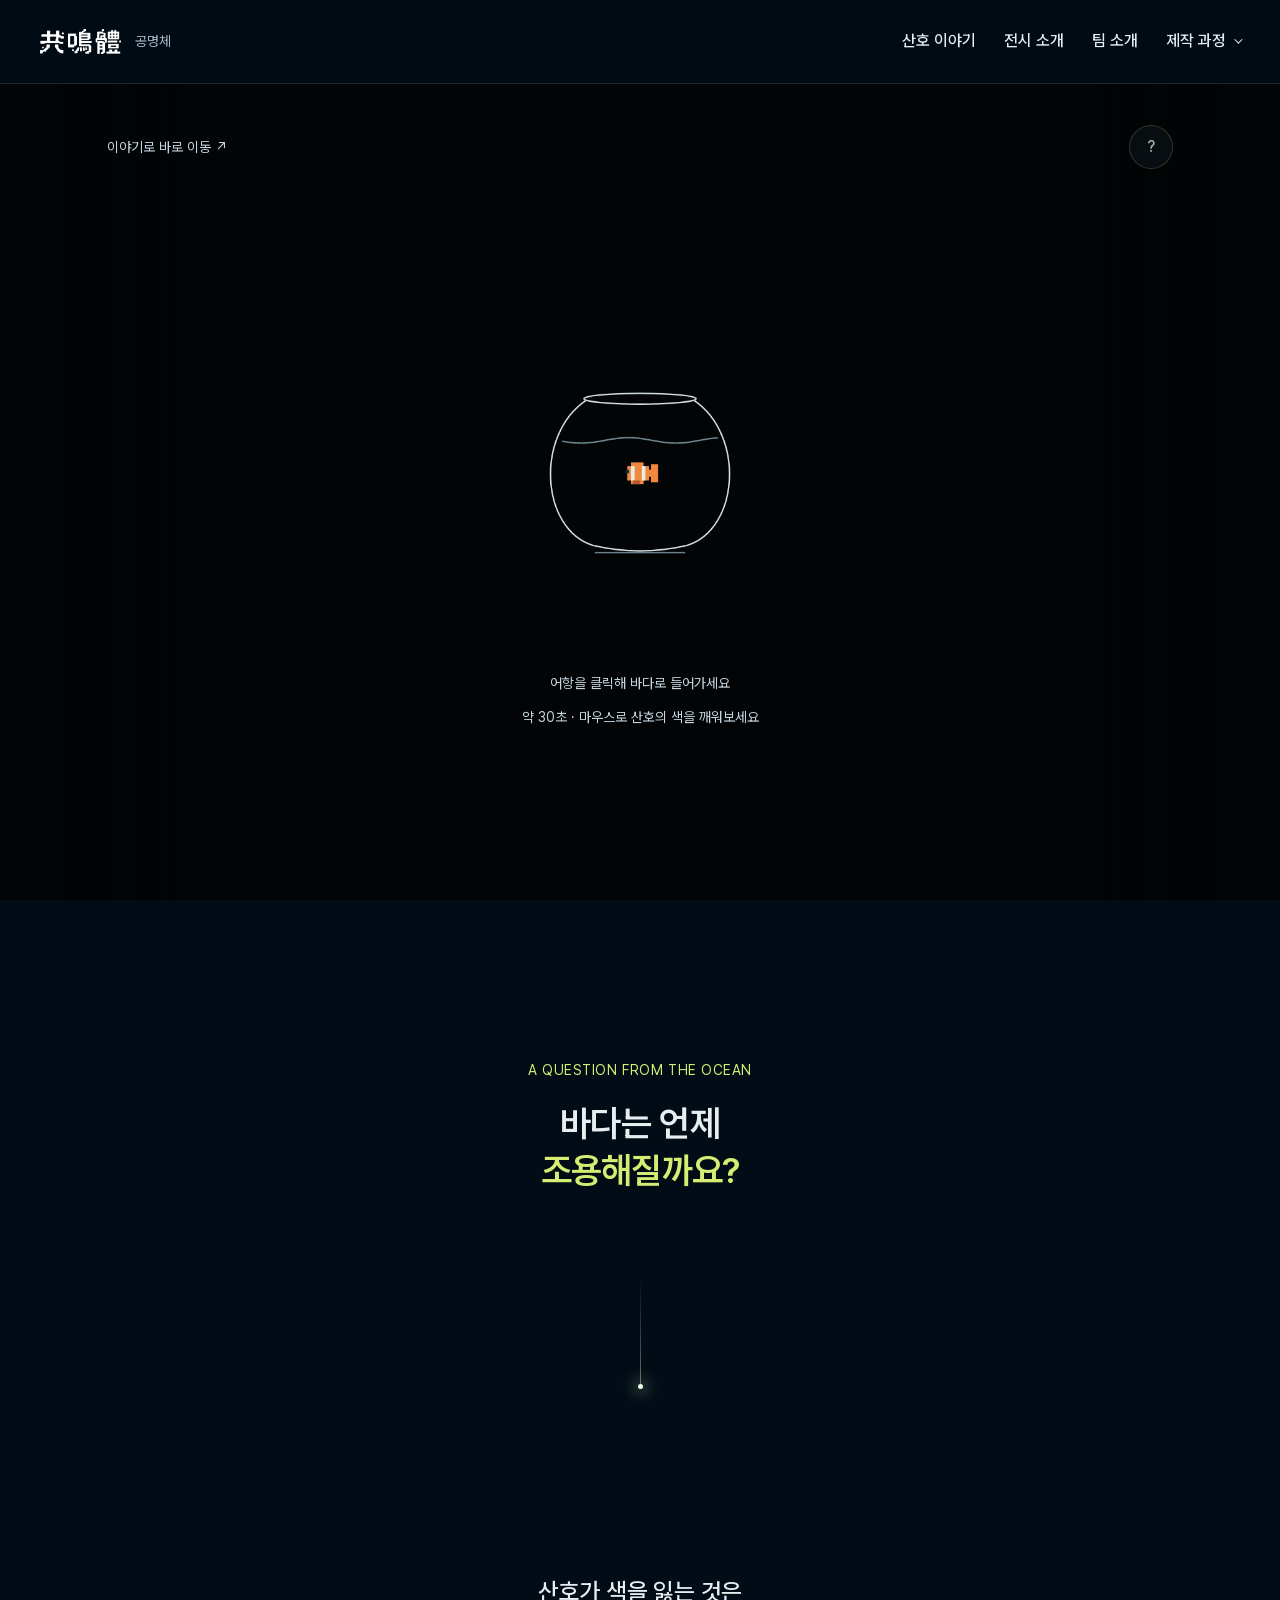
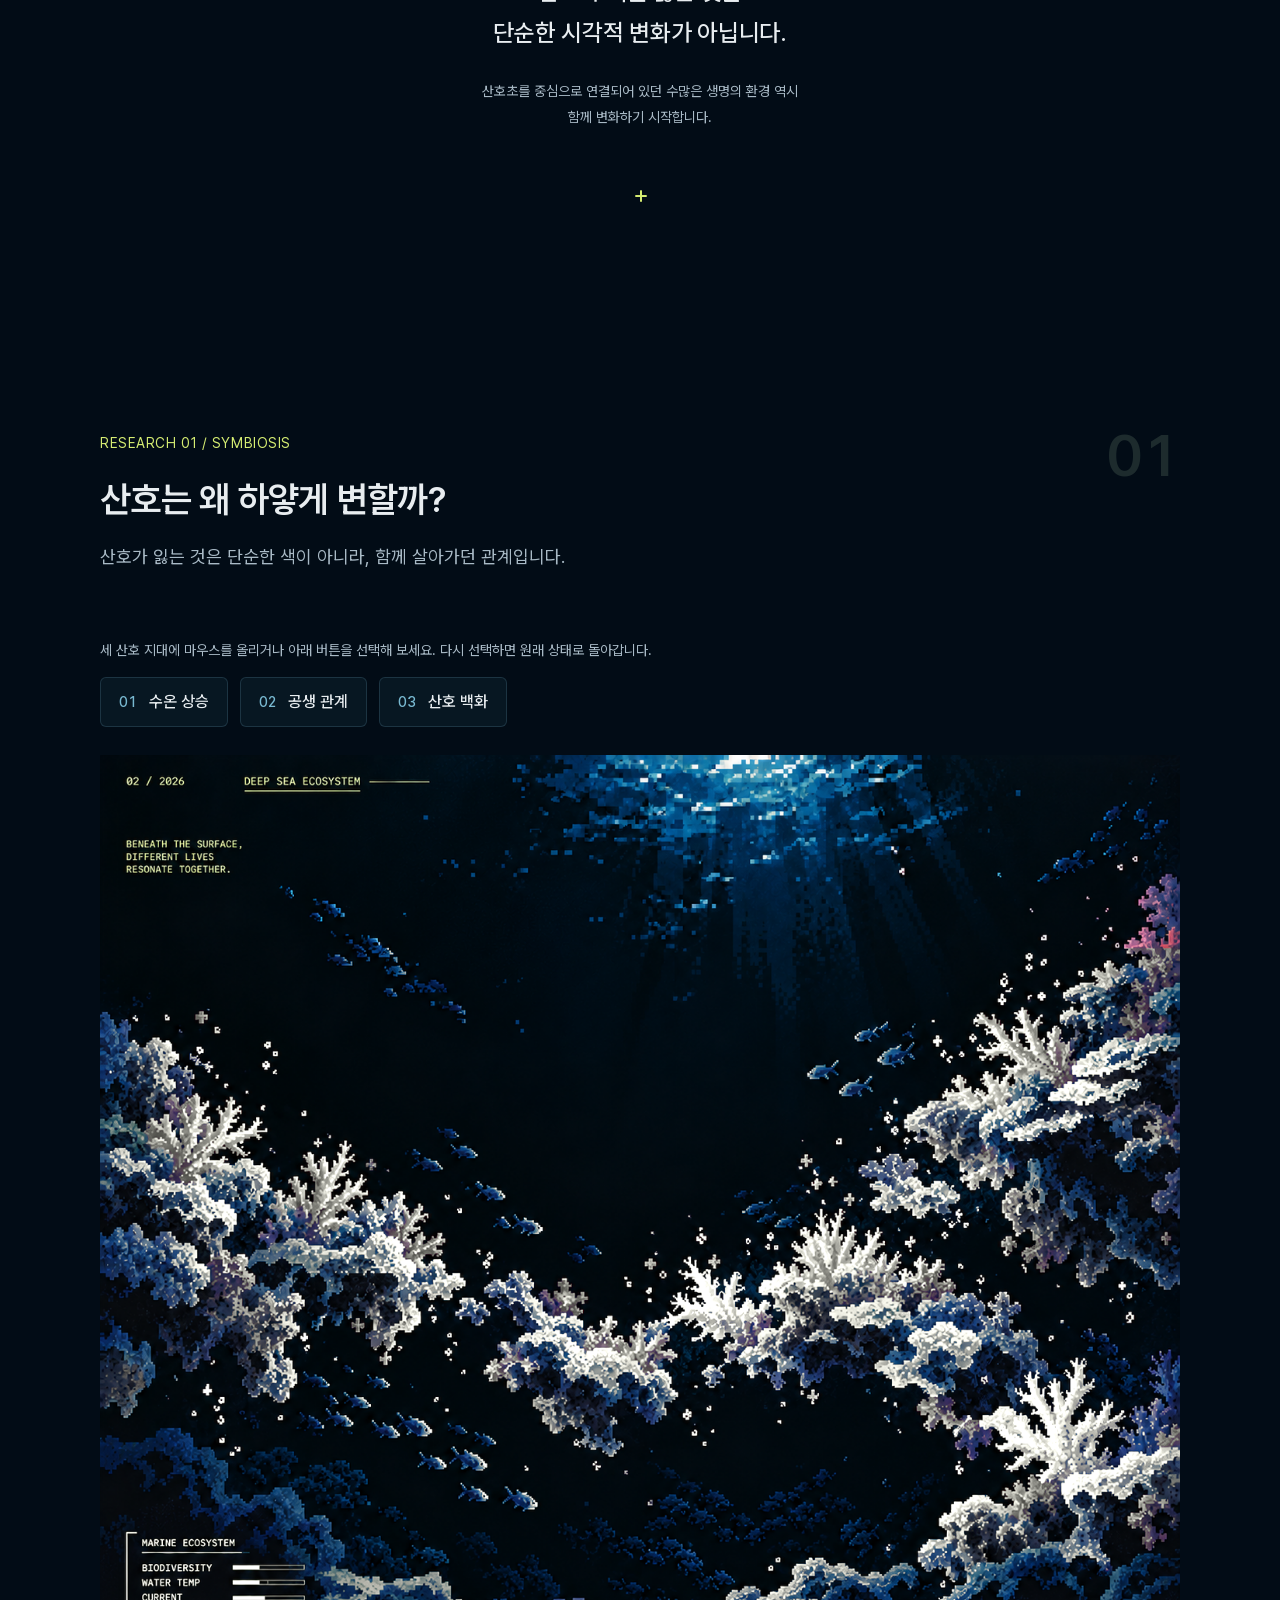
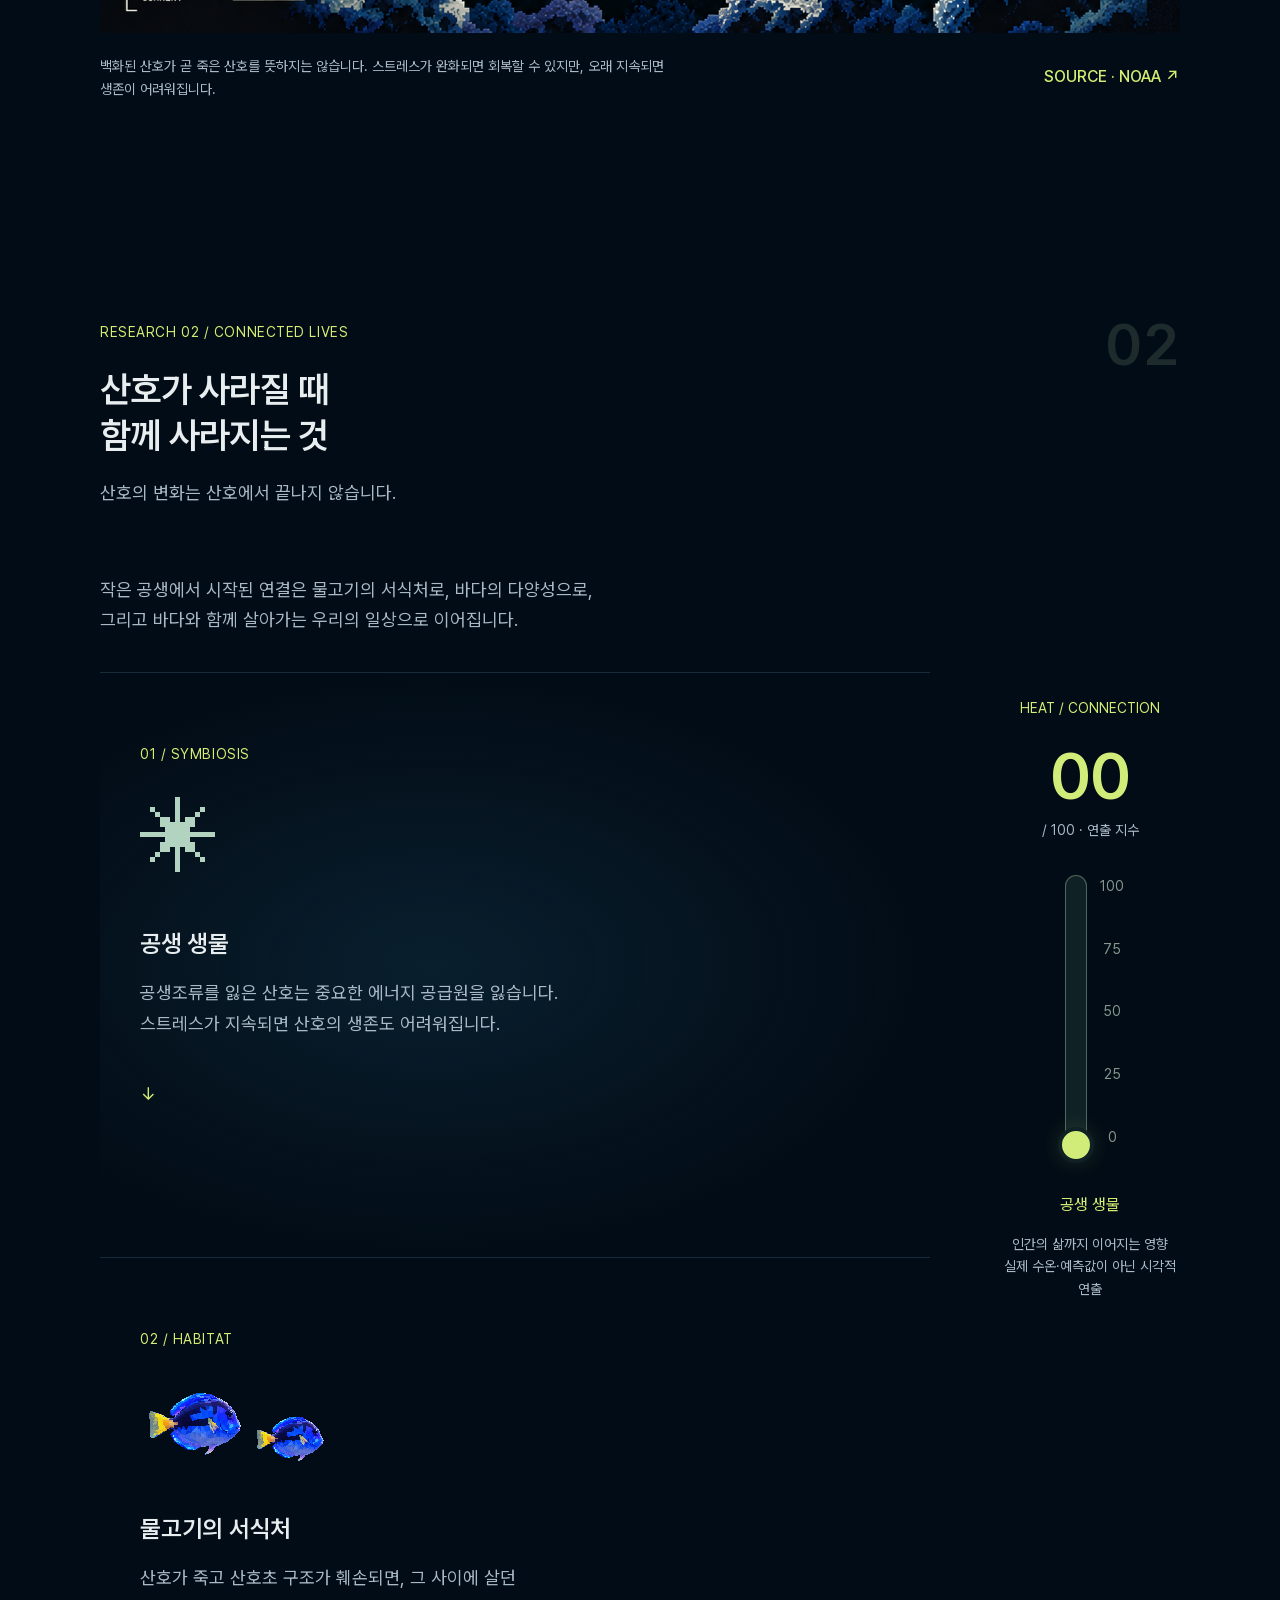
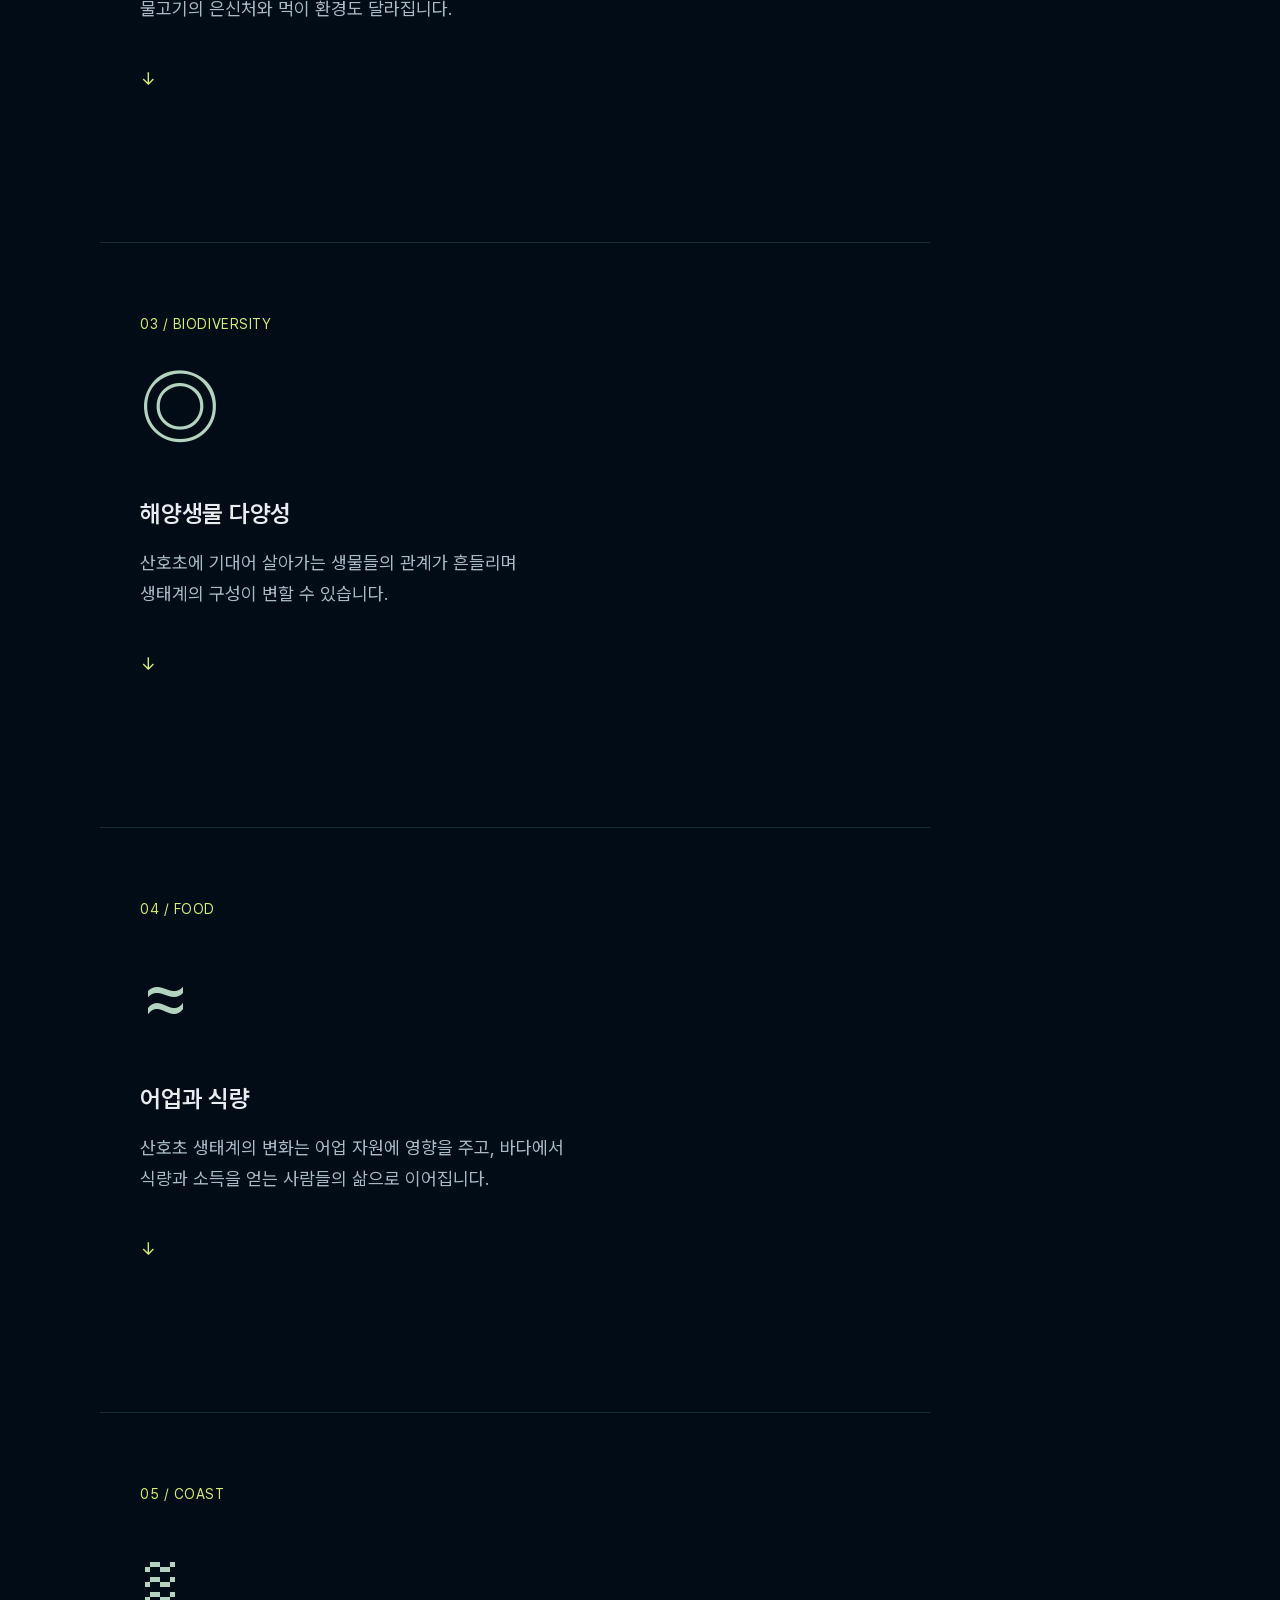
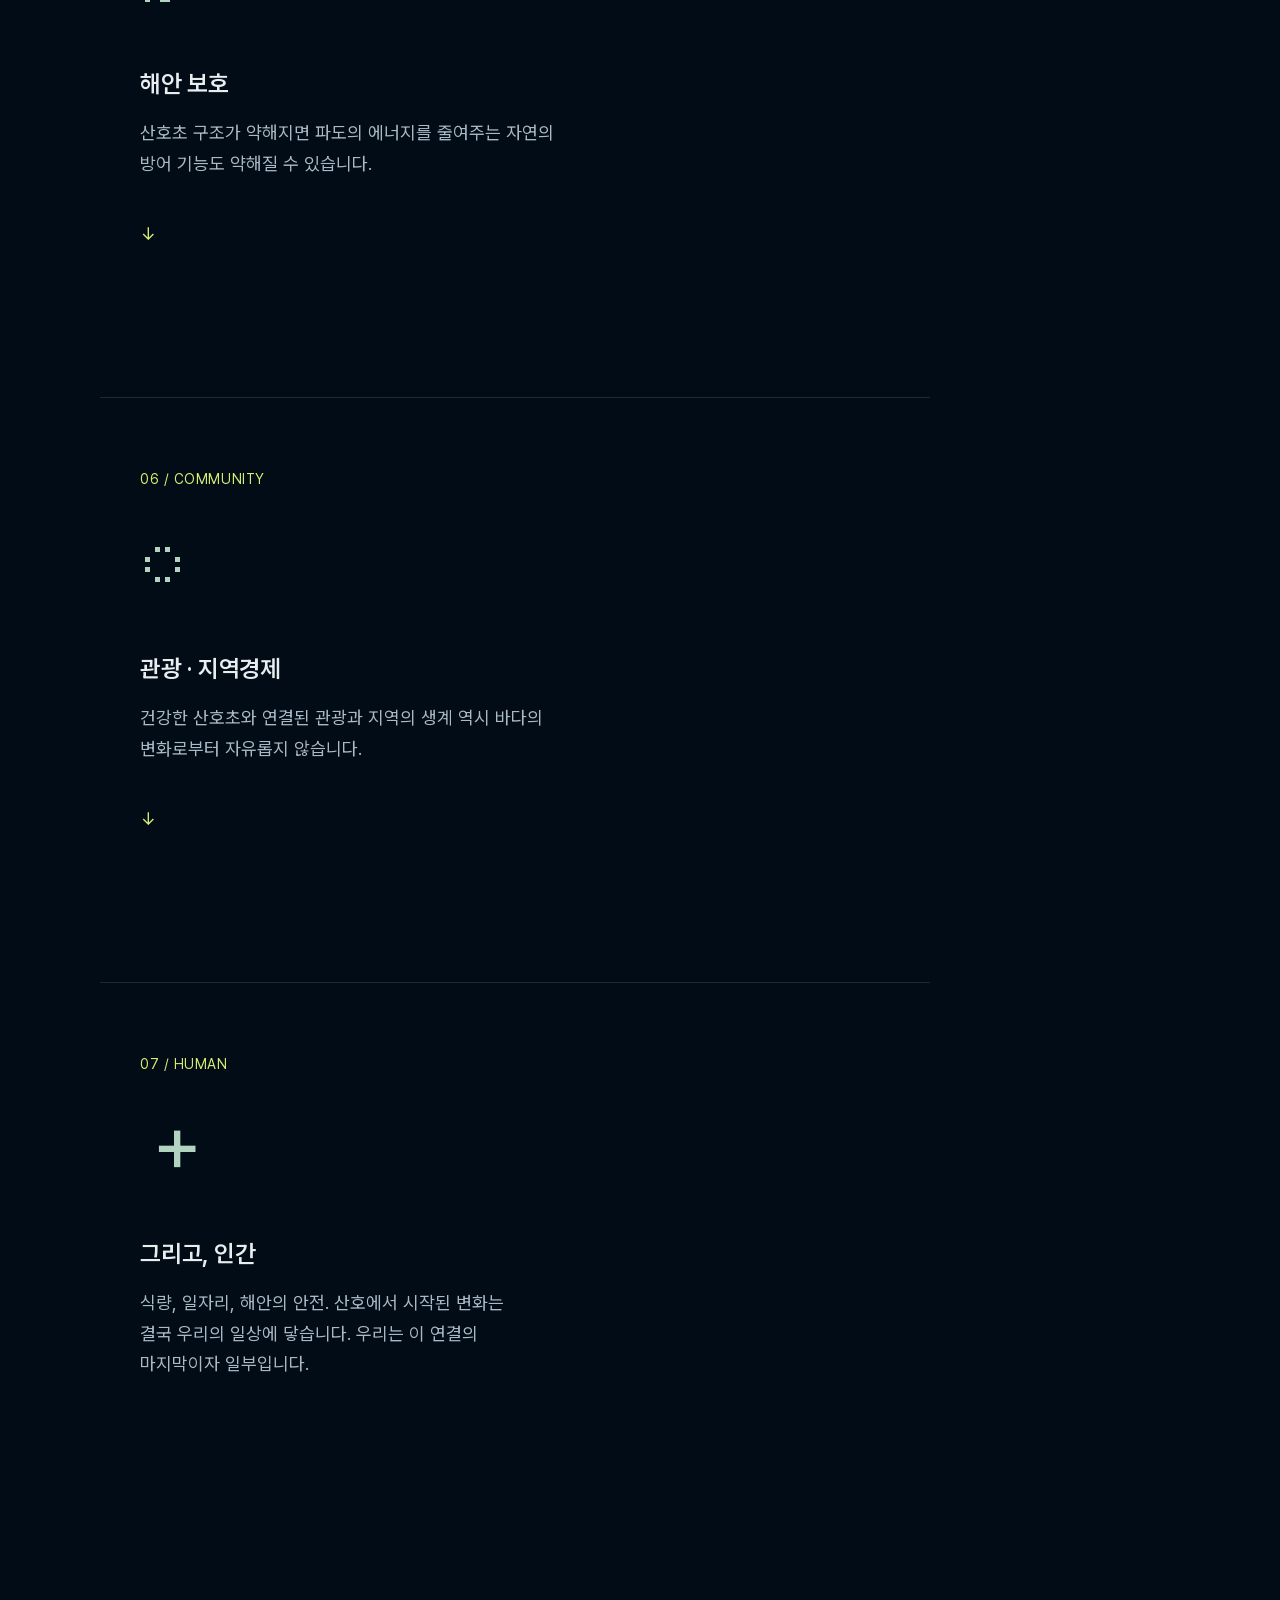
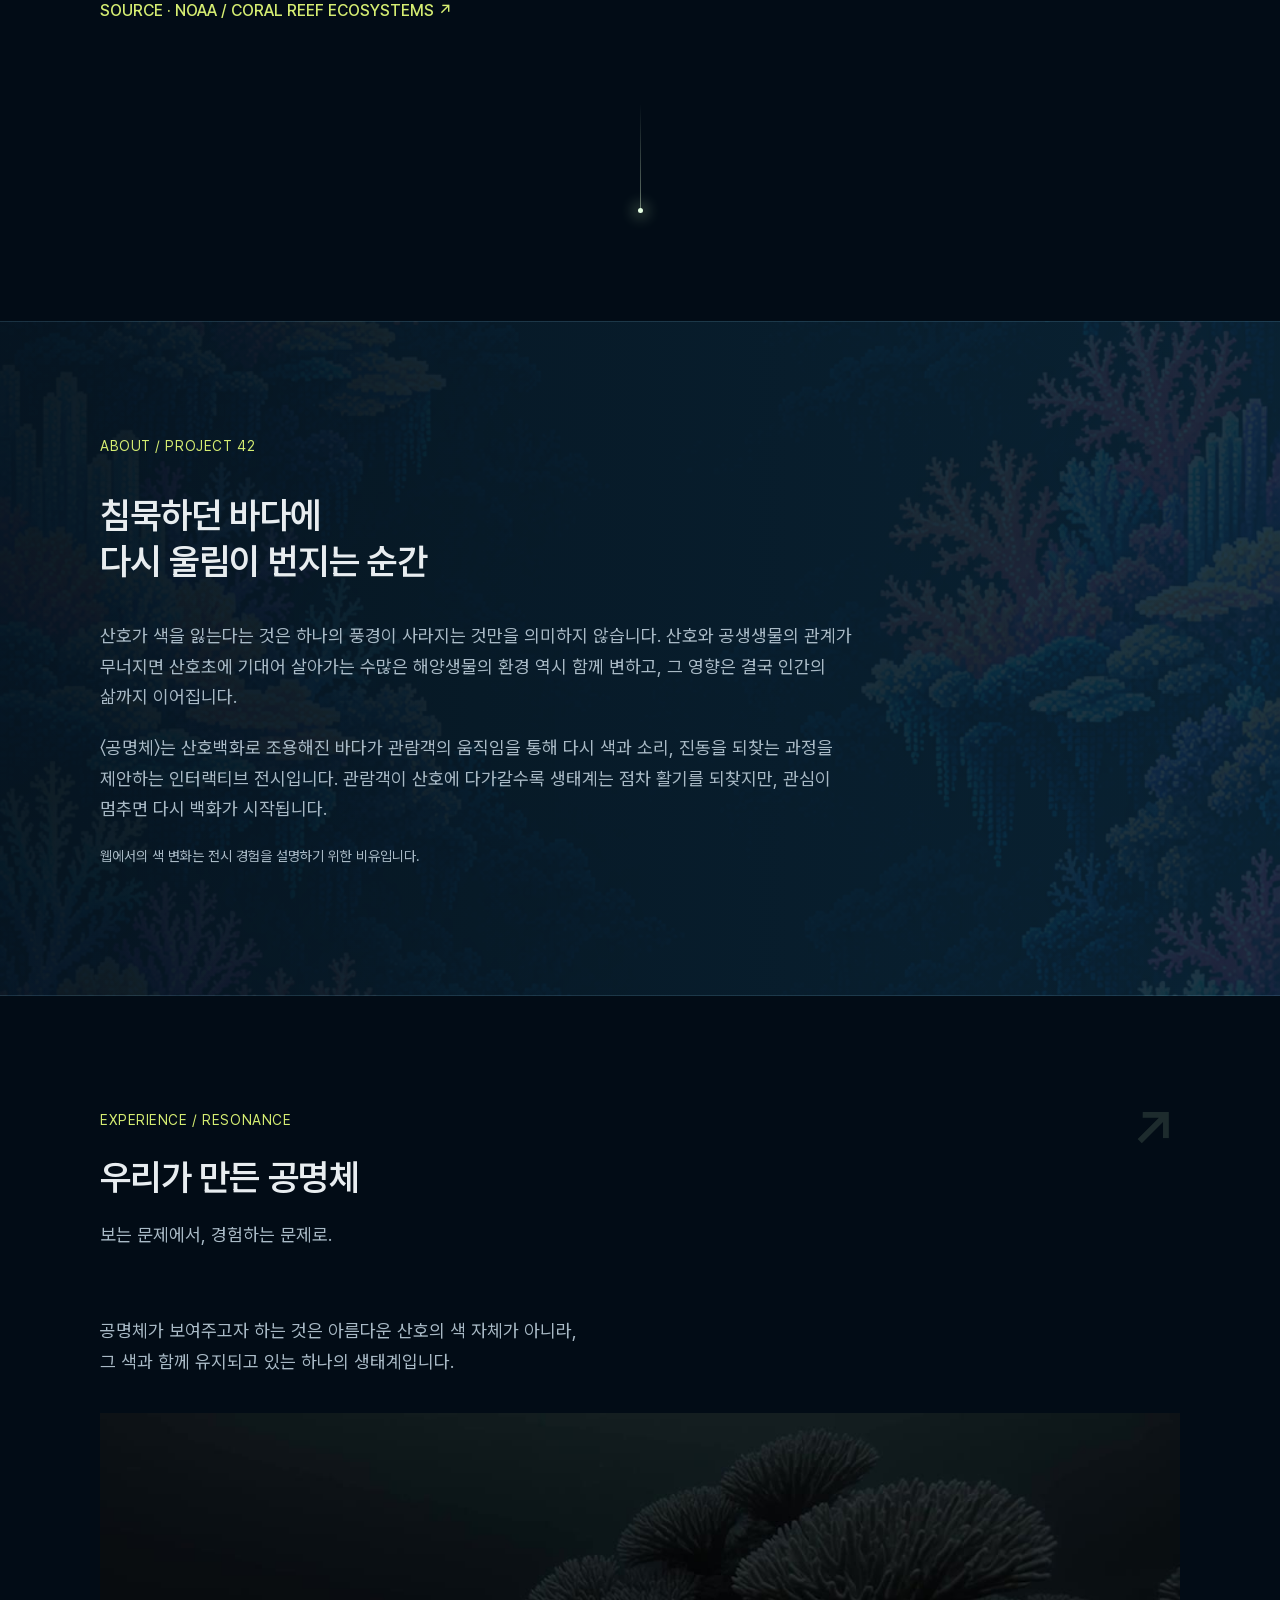
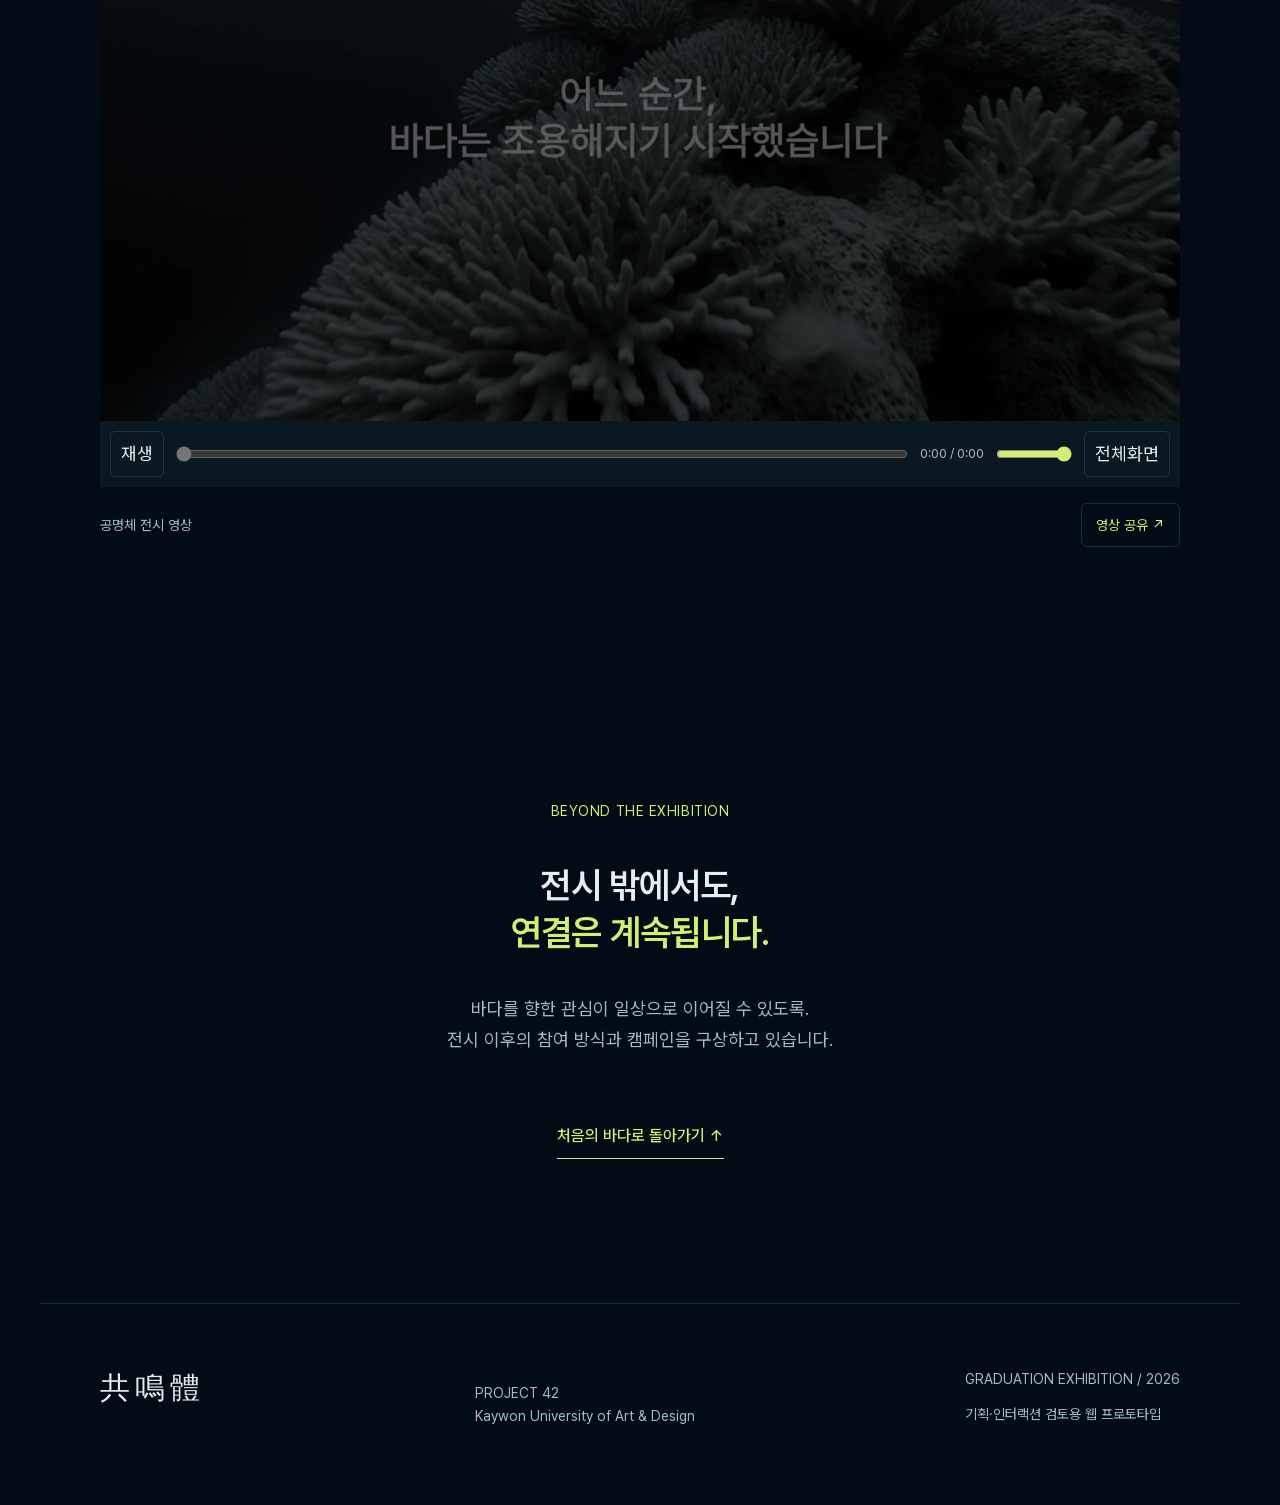
<file: index.html>
<!doctype html><html lang="ko"><head><meta charset="UTF-8"><meta name="viewport" content="width=device-width,initial-scale=1"><meta name="theme-color" content="#030a0e"><title>共鳴體 — 침묵하던 바다에 다시 울림이 번지는 순간</title><meta name="description" content="산호의 백화와 연결된 생태계를 감각하는 인터랙티브 전시, 공명체."><link rel="stylesheet" href="site.css?v=24"><link rel="stylesheet" href="intro.css?v=13"><link rel="preload" href="assets/fonts/PretendardVariable.woff2" as="font" type="font/woff2" crossorigin><link rel="stylesheet" href="typography.css?v=21"><link rel="stylesheet" href="design-system.css?v=18"></head><body>
<a class="skip-content" href="#question">본문으로 바로가기</a><header class="site-head"><a href="#top" class="nav-brand" aria-label="공명체 처음으로 · 바다 체험 다시 시작" title="바다 체험 다시 시작"><img class="nav-wordmark" src="assets/nav-wordmark-hanja.png" width="997" height="308" alt="共鳴體"><span>공명체</span></a><nav aria-label="주요 메뉴"><a href="#research">산호 이야기</a><a href="#about">전시 소개</a><a href="team.html">팀 소개</a><div class="process-group"><button class="process-toggle" aria-label="제작 과정 메뉴 열기" aria-controls="processMenu" aria-expanded="false">제작 과정</button><div class="process-menu" id="processMenu" hidden><a href="planning.html">기획</a><a href="design.html">디자인</a><a href="programming.html">프로그래밍</a></div></div></nav></header>
<main id="mainContent"><section class="intro" id="top" aria-label="어항에서 깊은 바다로 이어지는 메인 인터랙션"><div class="intro-sticky"><div class="intro-stage"><canvas id="ocean" tabindex="0" role="button" aria-label="어항을 클릭하면 약 30초 동안 바다로 내려갑니다. 마우스로 산호의 색을 깨워보세요"></canvas><button id="tourToggle" type="button" hidden aria-pressed="false">잠시 멈춤</button><div class="intro-help chrome"><button id="info" aria-label="시연 사용 안내">?</button></div><aside id="guide" hidden><button id="close">닫기 ×</button><a href="#top" id="home">共鳴體</a><h2>어항에서, 깊은 바다로.</h2><p>어항을 클릭하면 약 30초 동안 천천히 바다로 내려갑니다. 바다 화면 아래쪽에 커서를 두면 더 빠르게 내려갑니다. 마우스를 움직이면 지나간 산호에 건강한 색이 잠시 돌아옵니다. 물고기 가까이에 커서를 두면 말풍선이 나타나고, 클릭하면 하트로 인사합니다.</p><p>공명체 로고에 도착한 뒤 아래로 스크롤하면 프로젝트의 이야기와 연구가 이어집니다. 상단 메뉴로는 언제든 바로 이동할 수 있습니다.</p><p class="note">R · 처음으로<br>Space · 일시 정지 / 이어가기　 Esc · 일시 정지</p></aside><a class="skip-intro" href="#question">이야기로 바로 이동 ↗</a><div class="hint chrome" id="hint">어항을 클릭해 바다로 들어가세요<span>약 30초 · 마우스로 산호의 색을 깨워보세요</span></div><a id="continueStory" href="#question">바다의 이야기 이어보기 <span>↓</span></a><div class="intro-controls chrome"><div class="scene"><span id="sceneNum">01 / 05</span><strong id="sceneName">고요한 시작</strong><small id="status">INTERACTIVE PROTOTYPE</small></div><div class="tools"><button id="play">▷ <span>25초 시연</span></button><button id="record">↓ <span>영상 저장</span></button><button id="reset" aria-label="처음으로">↺</button><button id="full" aria-label="전체 화면">⛶</button></div><div class="timeline"><div id="progress"></div></div></div></div></div></section>
<section class="question section" id="question"><span class="eyebrow">A QUESTION FROM THE OCEAN</span><h2>바다는 언제<br><em>조용해질까요?</em></h2><div class="light-line"></div></section>
<section class="statement section"><p>산호가 색을 잃는 것은<br>단순한 시각적 변화가 아닙니다.</p><p class="muted">산호초를 중심으로 연결되어 있던 수많은 생명의 환경 역시<br class="desktop"> 함께 변화하기 시작합니다.</p><span class="cross">＋</span></section>
<section class="research section" id="research"><div class="section-heading"><div><span class="eyebrow">RESEARCH 01 / SYMBIOSIS</span><h2>산호는 왜 하얗게 변할까?</h2><p>산호가 잃는 것은 단순한 색이 아니라, 함께 살아가던 관계입니다.</p></div><span class="section-index">01</span></div>
<div class="reef-controls" role="group" aria-label="산호 구역 선택"><p id="reefHint">세 산호 지대에 마우스를 올리거나 아래 버튼을 선택해 보세요. 다시 선택하면 원래 상태로 돌아갑니다.</p><button type="button" data-reef-select="1" aria-pressed="false"><span>01</span>수온 상승</button><button type="button" data-reef-select="0" aria-pressed="false"><span>02</span>공생 관계</button><button type="button" data-reef-select="2" aria-pressed="false"><span>03</span>산호 백화</button></div>
<div class="bleach-study reef-study" data-active="none"><div class="study-art" aria-hidden="true"></div><div class="study-restored region-right" data-reveal="0" aria-hidden="true"></div><div class="study-restored region-left" data-reveal="1" aria-hidden="true"></div><div class="study-restored region-bottom" data-reveal="2" aria-hidden="true"></div><button class="reef-region region-left" data-step="1" aria-label="왼쪽 산호: 수온 상승과 환경 스트레스 설명" aria-pressed="false"><span class="region-pin">＋<small>01 / THERMAL STRESS</small></span></button>
<button class="reef-region region-right" data-step="0" aria-label="오른쪽 산호: 산호와 공생조류 설명" aria-pressed="false"><span class="region-pin">＋<small>02 / SYMBIOSIS</small></span></button>
<button class="reef-region region-bottom" data-step="2" aria-label="하단 산호: 공생조류 이탈과 백화 설명" aria-pressed="false"><span class="region-pin">＋<small>03 / CORAL BLEACHING</small></span></button>
<div aria-hidden="true" class="reef-callout callout-0"><i></i><div><small>02 / SYMBIOSIS</small><h3>함께 살아가는 관계</h3><p>공생조류는 광합성으로 만든<br>에너지를 산호에게 나누고<br>산호의 색을 만들어 줍니다.</p></div></div>
<div aria-hidden="true" class="reef-callout callout-1"><i></i><div><small>01 / THERMAL STRESS</small><h3>수온 상승과 스트레스</h3><p>수온이 높아지면 산호는<br>스트레스를 받고 공생조류와의<br>관계가 흔들리기 시작합니다.</p></div></div>
<div aria-hidden="true" class="reef-callout callout-2"><i></i><div><small>03 / CORAL BLEACHING</small><h3>하얗게 드러나는 산호</h3><p>공생조류를 잃은 산호는<br>하얀 골격을 드러냅니다.<br>스트레스가 줄면 회복할 수 있습니다.</p></div></div>
<div class="study-description" aria-live="polite" aria-atomic="true"><span id="stepNumber">EXPLORE THE REEF</span><p id="stepText">세 산호 지대에 마우스를 올려 건강한 색을 되살리고, 산호의 이야기를 살펴보세요.</p></div></div><div class="research-foot"><p>백화된 산호가 곧 죽은 산호를 뜻하지는 않습니다. 스트레스가 완화되면 회복할 수 있지만, 오래 지속되면 생존이 어려워집니다.</p><a href="https://oceanservice.noaa.gov/facts/coral_bleach.html" target="_blank" rel="noopener">SOURCE · NOAA ↗</a></div></section>
<section class="connections section" id="connections"><div class="section-heading"><div><span class="eyebrow">RESEARCH 02 / CONNECTED LIVES</span><h2>산호가 사라질 때<br>함께 사라지는 것</h2><p>산호의 변화는 산호에서 끝나지 않습니다.</p></div><span class="section-index">02</span></div><p class="connection-intro">작은 공생에서 시작된 연결은 물고기의 서식처로, 바다의 다양성으로,<br class="desktop"> 그리고 바다와 함께 살아가는 우리의 일상으로 이어집니다.</p><div class="impact-layout"><div class="impact-steps"><article class="impact-step" data-impact="0"><span class="impact-number">01 / SYMBIOSIS</span><div class="impact-symbol">✳</div><h3>공생 생물</h3><p>공생조류를 잃은 산호는 중요한 에너지 공급원을 잃습니다. 스트레스가 지속되면 산호의 생존도 어려워집니다.</p><span class="impact-next">↓</span></article><article class="impact-step" data-impact="1"><span class="impact-number">02 / HABITAT</span><div class="impact-symbol"><img src="assets/animal-4-1.png" alt=""><img src="assets/animal-4-1.png" alt=""></div><h3>물고기의 서식처</h3><p>산호가 죽고 산호초 구조가 훼손되면, 그 사이에 살던 물고기의 은신처와 먹이 환경도 달라집니다.</p><span class="impact-next">↓</span></article><article class="impact-step" data-impact="2"><span class="impact-number">03 / BIODIVERSITY</span><div class="impact-symbol">◎</div><h3>해양생물 다양성</h3><p>산호초에 기대어 살아가는 생물들의 관계가 흔들리며 생태계의 구성이 변할 수 있습니다.</p><span class="impact-next">↓</span></article><article class="impact-step" data-impact="3"><span class="impact-number">04 / FOOD</span><div class="impact-symbol">≈</div><h3>어업과 식량</h3><p>산호초 생태계의 변화는 어업 자원에 영향을 주고, 바다에서 식량과 소득을 얻는 사람들의 삶으로 이어집니다.</p><span class="impact-next">↓</span></article><article class="impact-step" data-impact="4"><span class="impact-number">05 / COAST</span><div class="impact-symbol">≋</div><h3>해안 보호</h3><p>산호초 구조가 약해지면 파도의 에너지를 줄여주는 자연의 방어 기능도 약해질 수 있습니다.</p><span class="impact-next">↓</span></article><article class="impact-step" data-impact="5"><span class="impact-number">06 / COMMUNITY</span><div class="impact-symbol">◌</div><h3>관광 · 지역경제</h3><p>건강한 산호초와 연결된 관광과 지역의 생계 역시 바다의 변화로부터 자유롭지 않습니다.</p><span class="impact-next">↓</span></article><article class="impact-step" data-impact="6"><span class="impact-number">07 / HUMAN</span><div class="impact-symbol">＋</div><h3>그리고, 인간</h3><p>식량, 일자리, 해안의 안전. 산호에서 시작된 변화는 결국 우리의 일상에 닿습니다. 우리는 이 연결의 마지막이자 일부입니다.</p><span class="impact-next">↓</span></article></div><aside class="impact-meter" aria-label="스크롤에 따라 상승하는 온도계 연출"><span class="eyebrow">HEAT / CONNECTION</span><strong id="heatValue">00</strong><span class="heat-unit">/ 100 · 연출 지수</span><div class="thermometer"><div class="thermo-track"><i id="heatFill"></i></div><div class="thermo-bulb"></div><div class="thermo-ticks"><span>100</span><span>75</span><span>50</span><span>25</span><span>0</span></div></div><p id="heatLabel">공생 생물</p><small>인간의 삶까지 이어지는 영향<br>실제 수온·예측값이 아닌 시각적 연출</small></aside></div><div class="research-foot"><a href="https://www.noaa.gov/explainers/coral-reefs-essential-and-threatened" target="_blank" rel="noopener">SOURCE · NOAA / CORAL REEF ECOSYSTEMS ↗</a></div><div class="light-line"></div></section>
<section class="about section" id="about"><span class="eyebrow">ABOUT / PROJECT 42</span><h2>침묵하던 바다에<br>다시 울림이 번지는 순간</h2><div class="about-body"><p>산호가 색을 잃는다는 것은 하나의 풍경이 사라지는 것만을 의미하지 않습니다. 산호와 공생생물의 관계가 무너지면 산호초에 기대어 살아가는 수많은 해양생물의 환경 역시 함께 변하고, 그 영향은 결국 인간의 삶까지 이어집니다.</p><p>〈공명체〉는 산호백화로 조용해진 바다가 관람객의 움직임을 통해 다시 색과 소리, 진동을 되찾는 과정을 제안하는 인터랙티브 전시입니다. 관람객이 산호에 다가갈수록 생태계는 점차 활기를 되찾지만, 관심이 멈추면 다시 백화가 시작됩니다.</p><p class="note">웹에서의 색 변화는 전시 경험을 설명하기 위한 비유입니다.</p></div></section>
<section class="experience section" id="experience"><div class="section-heading"><div><span class="eyebrow">EXPERIENCE / RESONANCE</span><h2>우리가 만든 공명체</h2><p>보는 문제에서, 경험하는 문제로.</p></div><span class="section-index">↗</span></div><p class="experience-copy">공명체가 보여주고자 하는 것은 아름다운 산호의 색 자체가 아니라,<br class="desktop"> 그 색과 함께 유지되고 있는 하나의 생태계입니다.</p><figure class="exhibition-film">
  <video class="exhibition-video" controls playsinline preload="metadata" width="1920" height="1080" poster="assets/gongmyeong-exhibition-poster.jpg" aria-label="공명체 전시 영상">
    <source src="assets/gongmyeong-exhibition.mp4" type="video/mp4">
    <a href="assets/gongmyeong-exhibition.mp4">공명체 전시 영상 열기</a>
  </video>
  <div class="exhibition-controls" hidden>
    <button type="button" class="film-play">재생</button>
    <input type="range" class="film-seek" min="0" max="1" step="any" value="0" aria-label="재생 위치" disabled>
    <span class="film-time">0:00 / 0:00</span>
    <input type="range" class="film-volume" min="0" max="1" step="0.05" value="1" aria-label="음량">
    <button type="button" class="film-fullscreen">전체화면</button>
  </div>
  <p class="film-status" role="status"></p>
  <figcaption class="exhibition-film-caption">
    <span>공명체 전시 영상</span>
    <button type="button" id="shareExhibitionFilm">영상 공유 ↗</button>
  </figcaption>
  <p class="exhibition-share-status" id="exhibitionShareStatus" role="status"></p>
  <label class="exhibition-share-fallback" id="exhibitionShareFallback" hidden>
    영상 링크
    <input type="url" readonly id="exhibitionShareLink">
  </label>
</figure></section>

<section class="beyond section" id="beyond"><span class="eyebrow">BEYOND THE EXHIBITION</span><h2>전시 밖에서도,<br><em>연결은 계속됩니다.</em></h2><p>바다를 향한 관심이 일상으로 이어질 수 있도록.<br>전시 이후의 참여 방식과 캠페인을 구상하고 있습니다.</p><a href="#top">처음의 바다로 돌아가기 ↑</a></section>
</main><footer class="site-footer" id="credits"><a href="#top" class="footer-logo">共鳴體</a><p>PROJECT 42<br>Kaywon University of Art & Design</p><div><span>GRADUATION EXHIBITION / 2026</span><small>기획·인터랙션 검토용 웹 프로토타입</small></div></footer><div id="toast" role="status"></div><script src="app.js?v=26"></script><script src="site.js?v=23"></script><script src="exhibition-player.js?v=24"></script><script src="cursor.js?v=23"></script><script src="navigation.js?v=17"></script><script src="design-system.js?v=17"></script></body></html>
</file>
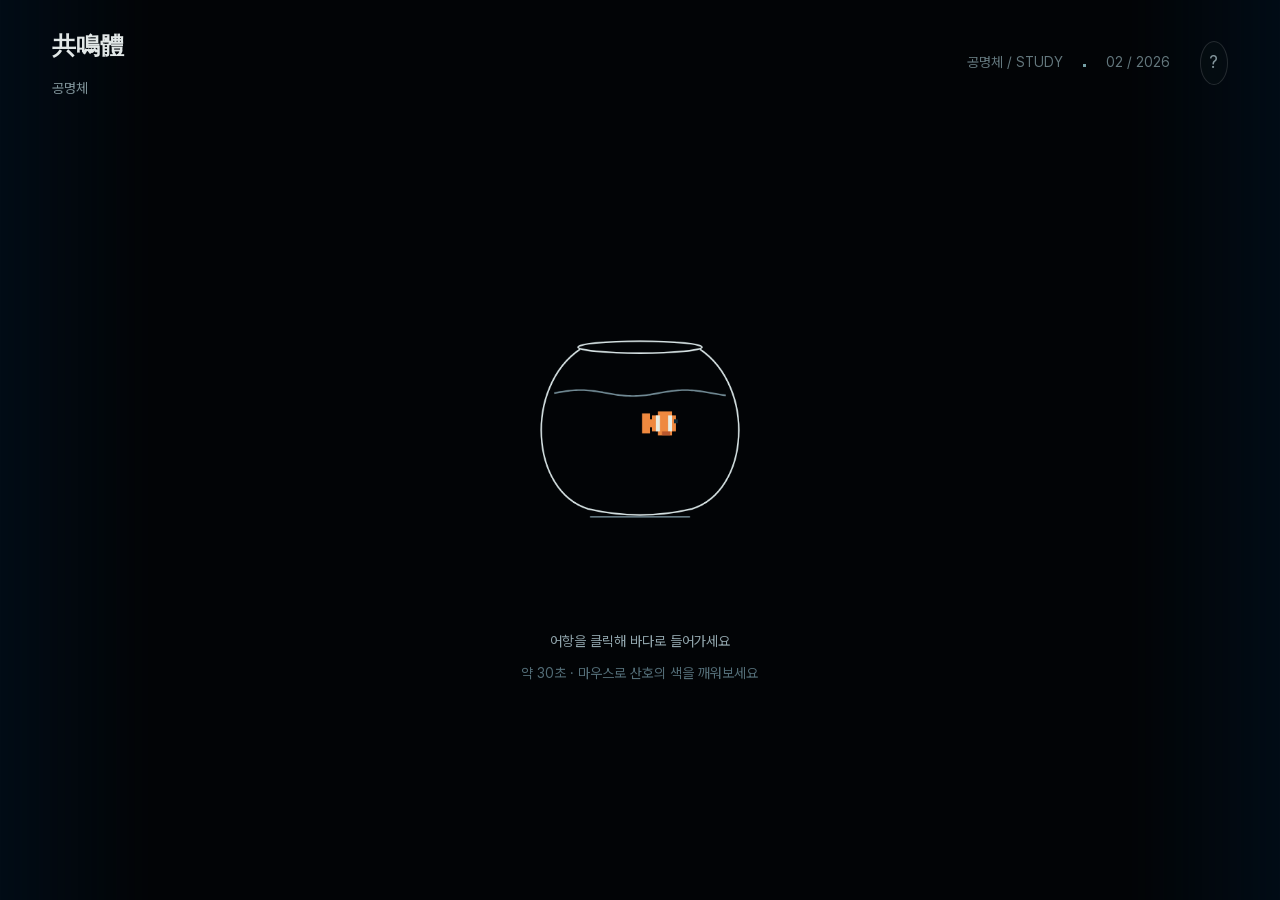
<file: demo.html>
<!doctype html><html lang="ko"><head><meta charset="UTF-8"><meta name="viewport" content="width=device-width,initial-scale=1"><title>共鳴體 — 바다의 공명</title><meta name="description" content="공명체 졸업전시 · 바다를 깨우는 작은 움직임. 인터랙션 프로토타입."><link rel="stylesheet" href="style.css?v=13"><link rel="preload" href="assets/fonts/PretendardVariable.woff2" as="font" type="font/woff2" crossorigin><link rel="stylesheet" href="typography.css?v=21"><link rel="stylesheet" href="design-system.css?v=17"></head><body><canvas id="ocean" tabindex="0" role="button" aria-label="클릭하여 바다에 진입하고 마우스로 산호의 색을 깨워보세요"></canvas><header class="chrome"><a class="brand" href="#" id="home">共鳴體<span>공명체</span></a><span class="edition">공명체 / STUDY <i></i> 02 / 2026</span><button id="info" aria-label="사용 안내">?</button></header><aside id="guide" hidden><button id="close">닫기 ×</button><h2>작은 움직임이,<br>다시 색이 되는 곳.</h2><p>클릭하면 약 30초 동안 산호 협곡을 따라 천천히 내려갑니다. 커서가 닿은 산호에는 건강한 색과 빛이 잠시 머뭅니다. 해양생물 가까이에 커서를 두면 말풍선이 나타나고, 클릭하면 하트로 인사합니다.</p><p class="note">산호 배경은 새 시각 방향에 맞춰 생성한 픽셀 아트입니다. 해양생물은 첨부된 animal FBX 메시·텍스처를 이미지로 변환해 사용했습니다. 돌고래·거북이 원본 모델은 ZIP에서 누락되어 미반영 상태입니다.</p><p>R · 처음으로<br>Space · 일시 정지 / 이어가기　 Esc · 일시 정지</p></aside><div class="hint chrome" id="hint">어항을 클릭해 바다로 들어가세요<span>약 30초 · 마우스로 산호의 색을 깨워보세요</span></div><footer class="chrome"><div class="scene"><span id="sceneNum">01 / 05</span><strong id="sceneName">고요한 시작</strong><small id="status">INTERACTIVE PROTOTYPE</small></div><div class="tools"><button id="play">▷ <span>25초 시연</span></button><button id="record">↓ <span>영상 저장</span></button><button id="reset" aria-label="처음으로">↺</button><button id="full" aria-label="전체 화면">⛶</button></div><div class="timeline"><div id="progress"></div></div></footer><div id="toast" role="status"></div><script src="app.js?v=26"></script><script src="cursor.js?v=17"></script></body></html>
</file>
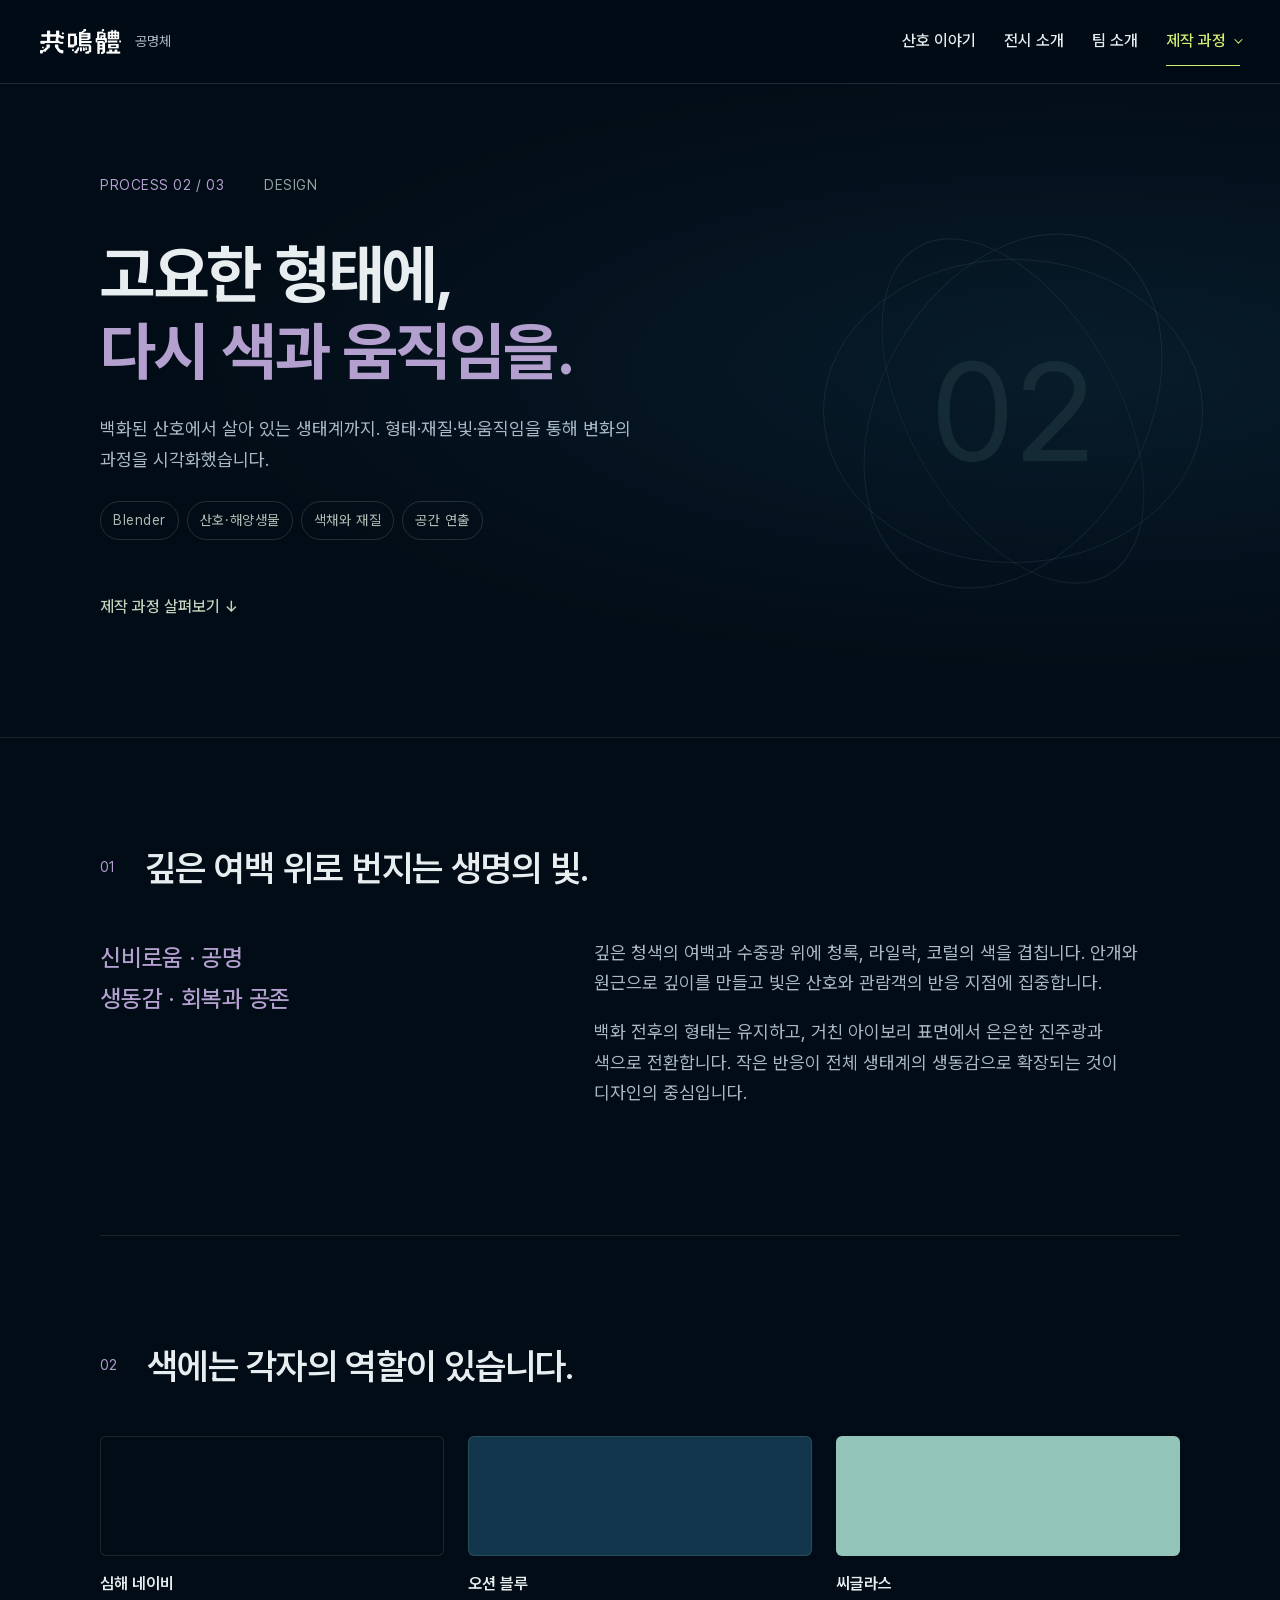
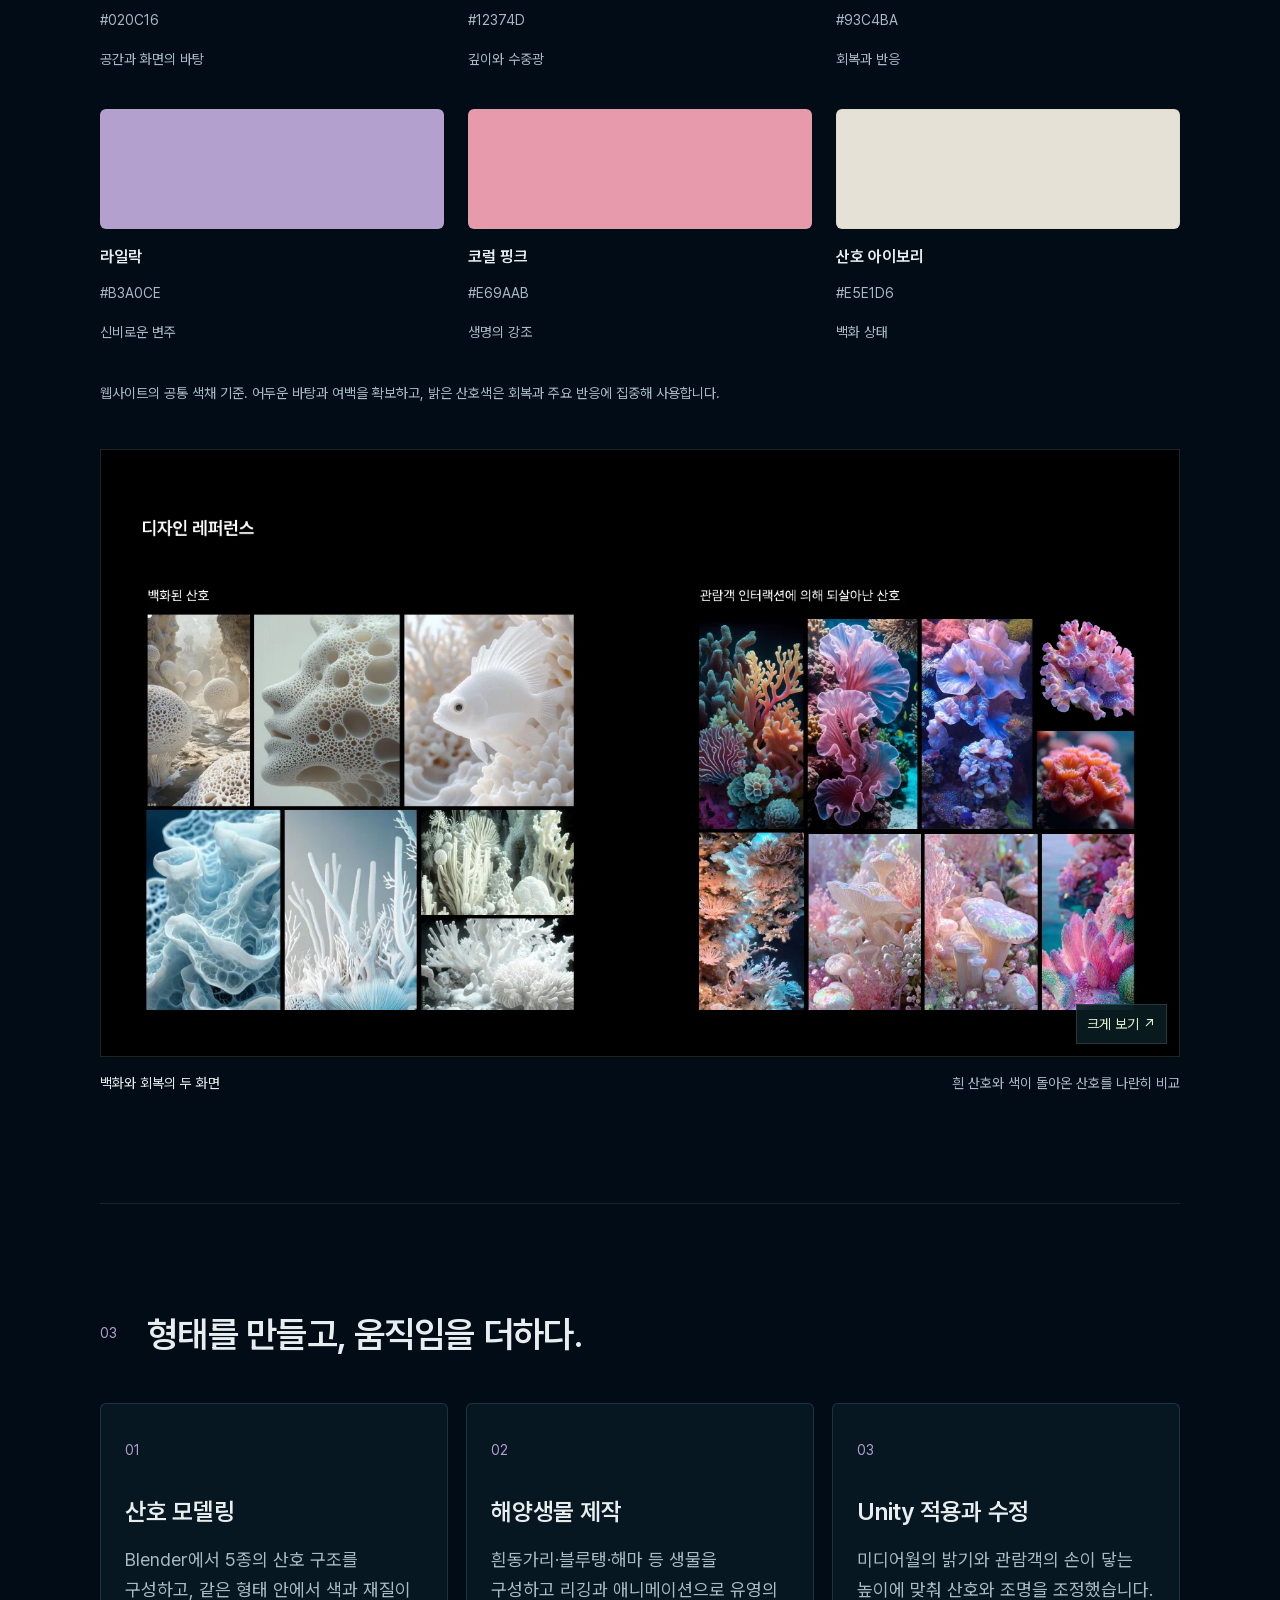
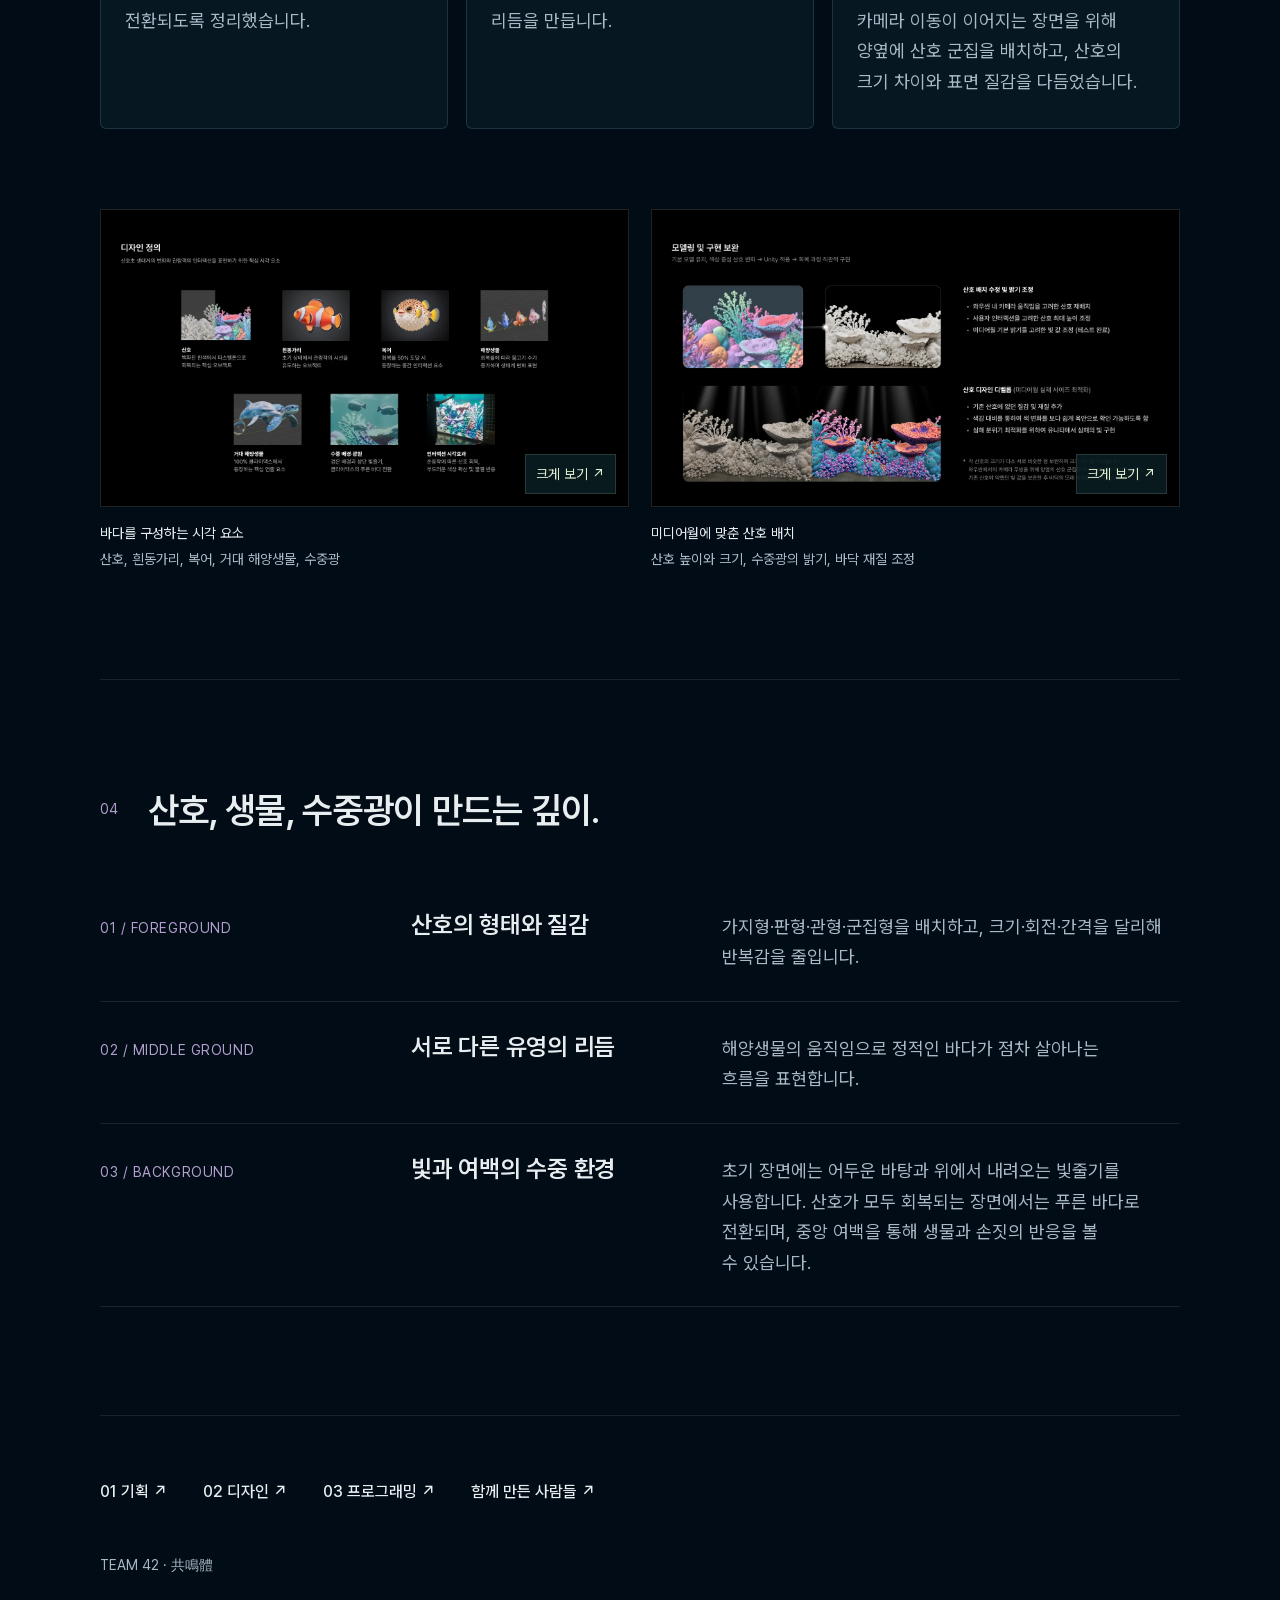
<file: design.html>
<!doctype html><html lang="ko"><head><meta charset="utf-8"><meta name="viewport" content="width=device-width,initial-scale=1"><meta name="theme-color" content="#030a0e"><title>DESIGN · 공명체 제작 과정</title><meta name="description" content="백화된 산호에서 살아 있는 생태계까지. 형태·재질·빛·움직임을 통해 변화의 과정을 시각화했습니다."><link rel="stylesheet" href="site.css?v=20"><link rel="stylesheet" href="process.css?v=13"><link rel="preload" href="assets/fonts/PretendardVariable.woff2" as="font" type="font/woff2" crossorigin><link rel="stylesheet" href="typography.css?v=21"><link rel="stylesheet" href="design-system.css?v=18"></head><body class="process-page design-page"><a class="skip-content" href="#mainContent">본문으로 바로가기</a><header class="site-head"><a href="index.html#top" class="nav-brand" aria-label="공명체 처음으로 · 바다 체험 다시 시작" title="바다 체험 다시 시작"><img class="nav-wordmark" src="assets/nav-wordmark-hanja.png" width="997" height="308" alt="共鳴體"><span>공명체</span></a><nav aria-label="주요 메뉴"><a href="index.html#research">산호 이야기</a><a href="index.html#about">전시 소개</a><a href="team.html">팀 소개</a><div class="process-group process-current"><button class="process-toggle" aria-label="제작 과정 메뉴 열기" aria-controls="processMenu" aria-expanded="false">제작 과정</button><div class="process-menu" id="processMenu" hidden><a href="planning.html">기획</a><a href="design.html" aria-current="page">디자인</a><a href="programming.html">프로그래밍</a></div></div></nav></header><main id="mainContent"><section class="process-hero"><div class="process-eyebrow">PROCESS 02 / 03 <span>DESIGN</span></div><h1>고요한 형태에,<br><em>다시 색과 움직임을.</em></h1><p>백화된 산호에서 살아 있는 생태계까지. 형태·재질·빛·움직임을 통해 변화의 과정을 시각화했습니다.</p><div class="process-tags"><span>Blender</span><span>산호·해양생물</span><span>색채와 재질</span><span>공간 연출</span></div><a href="#first" class="process-down">제작 과정 살펴보기 ↓</a><div class="hero-orbits" aria-hidden="true"><i></i><i></i><i></i><b>02</b></div></section><div class="process-body"><section class="process-section" id="first"><div class="process-section-head"><span>01</span><h2>깊은 여백 위로 번지는 생명의 빛.</h2></div><div class="process-prose"><p class="large-copy">신비로움 · 공명<br>생동감 · 회복과 공존</p><div><p>깊은 청색의 여백과 수중광 위에 청록, 라일락, 코럴의 색을 겹칩니다. 안개와 원근으로 깊이를 만들고 빛은 산호와 관람객의 반응 지점에 집중합니다.</p><p>백화 전후의 형태는 유지하고, 거친 아이보리 표면에서 은은한 진주광과 색으로 전환합니다. 작은 반응이 전체 생태계의 생동감으로 확장되는 것이 디자인의 중심입니다.</p></div></div></section><section class="process-section" id="palette"><div class="process-section-head"><span>02</span><h2>색에는 각자의 역할이 있습니다.</h2></div><div class="process-palette"><article><div style="background:#020C16"></div><h3>심해 네이비</h3><code>#020C16</code><p>공간과 화면의 바탕</p></article><article><div style="background:#12374D"></div><h3>오션 블루</h3><code>#12374D</code><p>깊이와 수중광</p></article><article><div style="background:#93C4BA"></div><h3>씨글라스</h3><code>#93C4BA</code><p>회복과 반응</p></article><article><div style="background:#B3A0CE"></div><h3>라일락</h3><code>#B3A0CE</code><p>신비로운 변주</p></article><article><div style="background:#E69AAB"></div><h3>코럴 핑크</h3><code>#E69AAB</code><p>생명의 강조</p></article><article><div style="background:#E5E1D6"></div><h3>산호 아이보리</h3><code>#E5E1D6</code><p>백화 상태</p></article></div><p class="source-note">웹사이트의 공통 색채 기준. 어두운 바탕과 여백을 확보하고, 밝은 산호색은 회복과 주요 반응에 집중해 사용합니다.</p><figure class="process-figure">
  <a href="assets/process/coral-look.webp" target="_blank" rel="noopener" aria-label="백화와 회복의 두 화면 크게 보기">
    <img src="assets/process/coral-look.webp" alt="백화와 회복의 두 화면" loading="lazy">
    <span>크게 보기 ↗</span>
  </a>
  <figcaption><strong>백화와 회복의 두 화면</strong><span>흰 산호와 색이 돌아온 산호를 나란히 비교</span></figcaption>
</figure></section><section class="process-section" id="making"><div class="process-section-head"><span>03</span><h2>형태를 만들고, 움직임을 더하다.</h2></div><div class="process-cards"><article><span>01</span><h3>산호 모델링</h3><p>Blender에서 5종의 산호 구조를 구성하고, 같은 형태 안에서 색과 재질이 전환되도록 정리했습니다.</p></article><article><span>02</span><h3>해양생물 제작</h3><p>흰동가리·블루탱·해마 등 생물을 구성하고 리깅과 애니메이션으로 유영의 리듬을 만듭니다.</p></article><article><span>03</span><h3>Unity 적용과 수정</h3><p>미디어월의 밝기와 관람객의 손이 닿는 높이에 맞춰 산호와 조명을 조정했습니다. 카메라 이동이 이어지는 장면을 위해 양옆에 산호 군집을 배치하고, 산호의 크기 차이와 표면 질감을 다듬었습니다.</p></article></div><div class="figure-pair"><figure class="process-figure">
  <a href="assets/process/visual-elements.webp" target="_blank" rel="noopener" aria-label="바다를 구성하는 시각 요소 크게 보기">
    <img src="assets/process/visual-elements.webp" alt="바다를 구성하는 시각 요소" loading="lazy">
    <span>크게 보기 ↗</span>
  </a>
  <figcaption><strong>바다를 구성하는 시각 요소</strong><span>산호, 흰동가리, 복어, 거대 해양생물, 수중광</span></figcaption>
</figure><figure class="process-figure">
  <a href="assets/process/coral-unity.webp" target="_blank" rel="noopener" aria-label="미디어월에 맞춘 산호 배치 크게 보기">
    <img src="assets/process/coral-unity.webp" alt="미디어월에 맞춘 산호 배치" loading="lazy">
    <span>크게 보기 ↗</span>
  </a>
  <figcaption><strong>미디어월에 맞춘 산호 배치</strong><span>산호 높이와 크기, 수중광의 밝기, 바닥 재질 조정</span></figcaption>
</figure></div></section><section class="process-section" id="layers"><div class="process-section-head"><span>04</span><h2>산호, 생물, 수중광이 만드는 깊이.</h2></div><div class="layer-list"><article><span>01 / FOREGROUND</span><h3>산호의 형태와 질감</h3><p>가지형·판형·관형·군집형을 배치하고, 크기·회전·간격을 달리해 반복감을 줄입니다.</p></article><article><span>02 / MIDDLE GROUND</span><h3>서로 다른 유영의 리듬</h3><p>해양생물의 움직임으로 정적인 바다가 점차 살아나는 흐름을 표현합니다.</p></article><article><span>03 / BACKGROUND</span><h3>빛과 여백의 수중 환경</h3><p>초기 장면에는 어두운 바탕과 위에서 내려오는 빛줄기를 사용합니다. 산호가 모두 회복되는 장면에서는 푸른 바다로 전환되며, 중앙 여백을 통해 생물과 손짓의 반응을 볼 수 있습니다.</p></article></div></section></div></main><footer class="process-footer"><a href="planning.html">01 기획 ↗</a><a href="design.html">02 디자인 ↗</a><a href="programming.html">03 프로그래밍 ↗</a><a href="team.html">함께 만든 사람들 ↗</a><p>TEAM 42 · 共鳴體</p></footer><script src="navigation.js?v=17"></script><script src="process.js?v=14"></script><script src="cursor.js?v=17"></script><script src="design-system.js?v=17"></script></body></html>
</file>
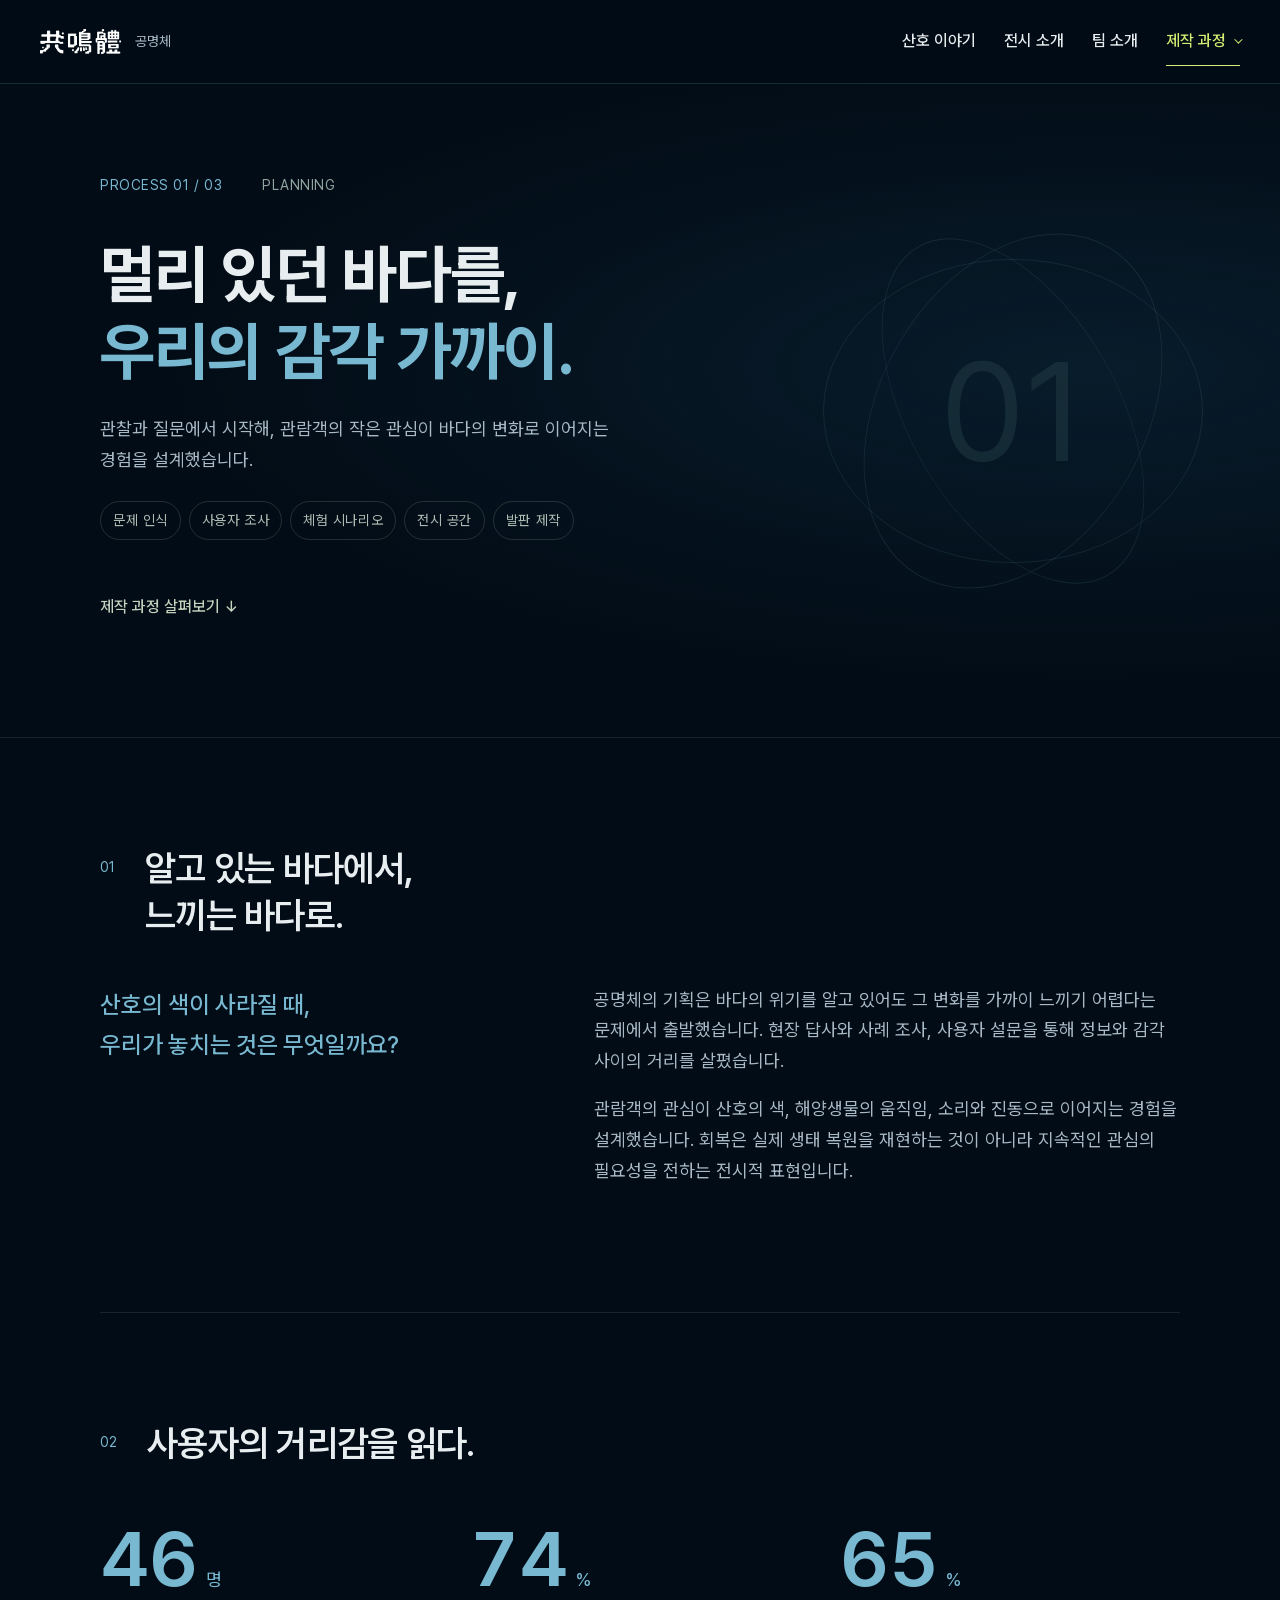
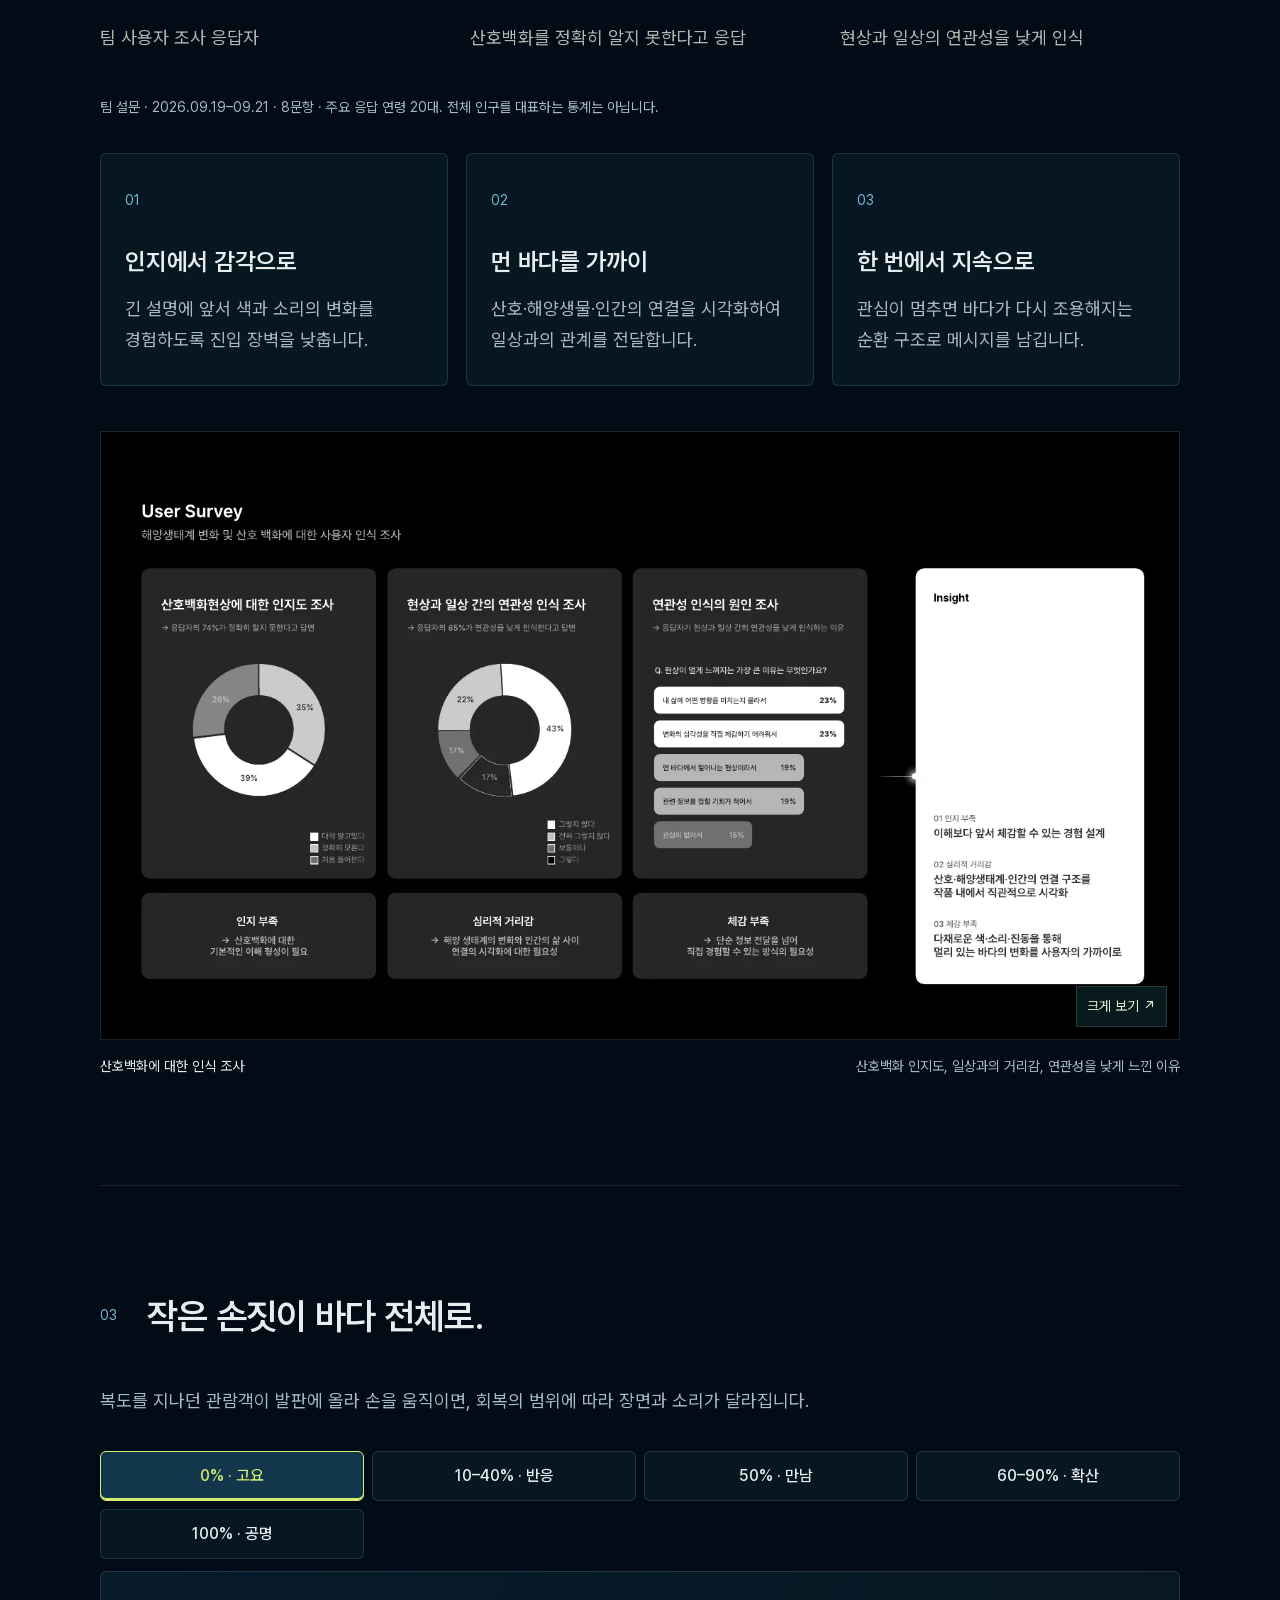
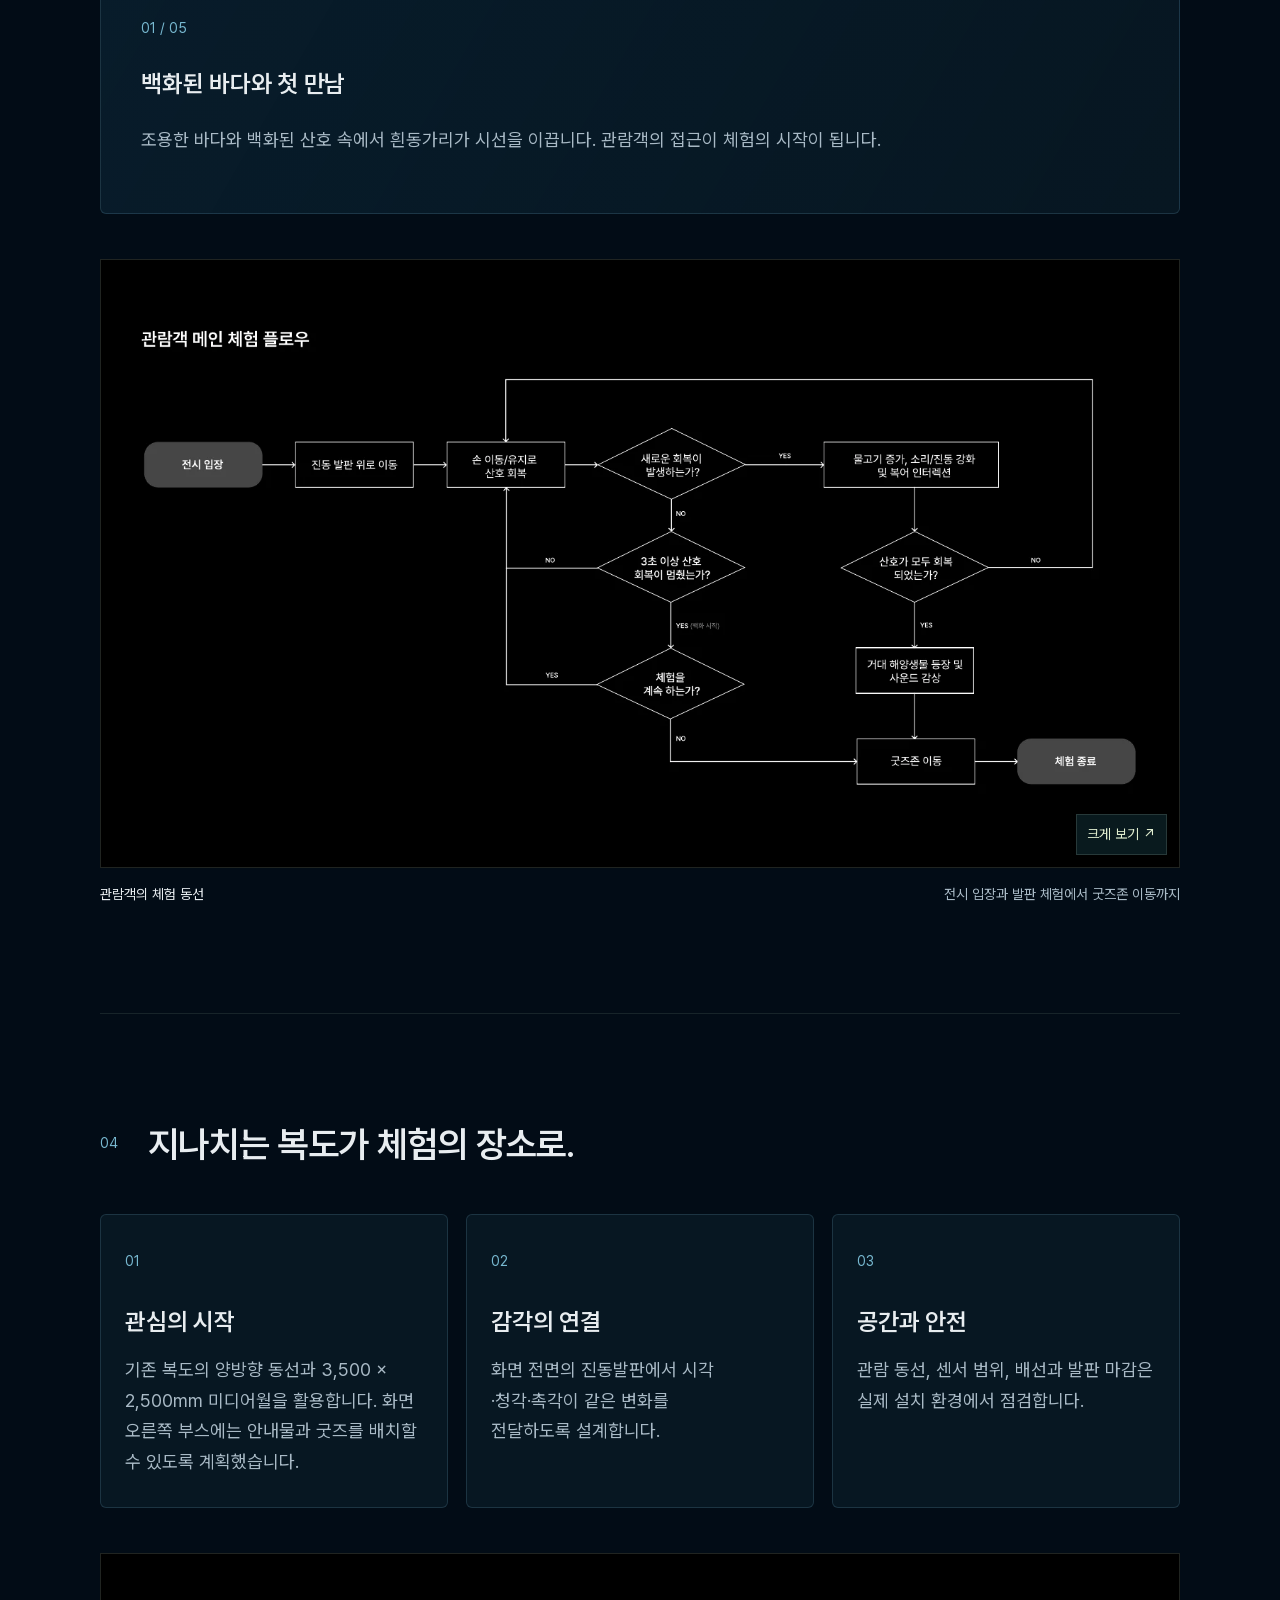
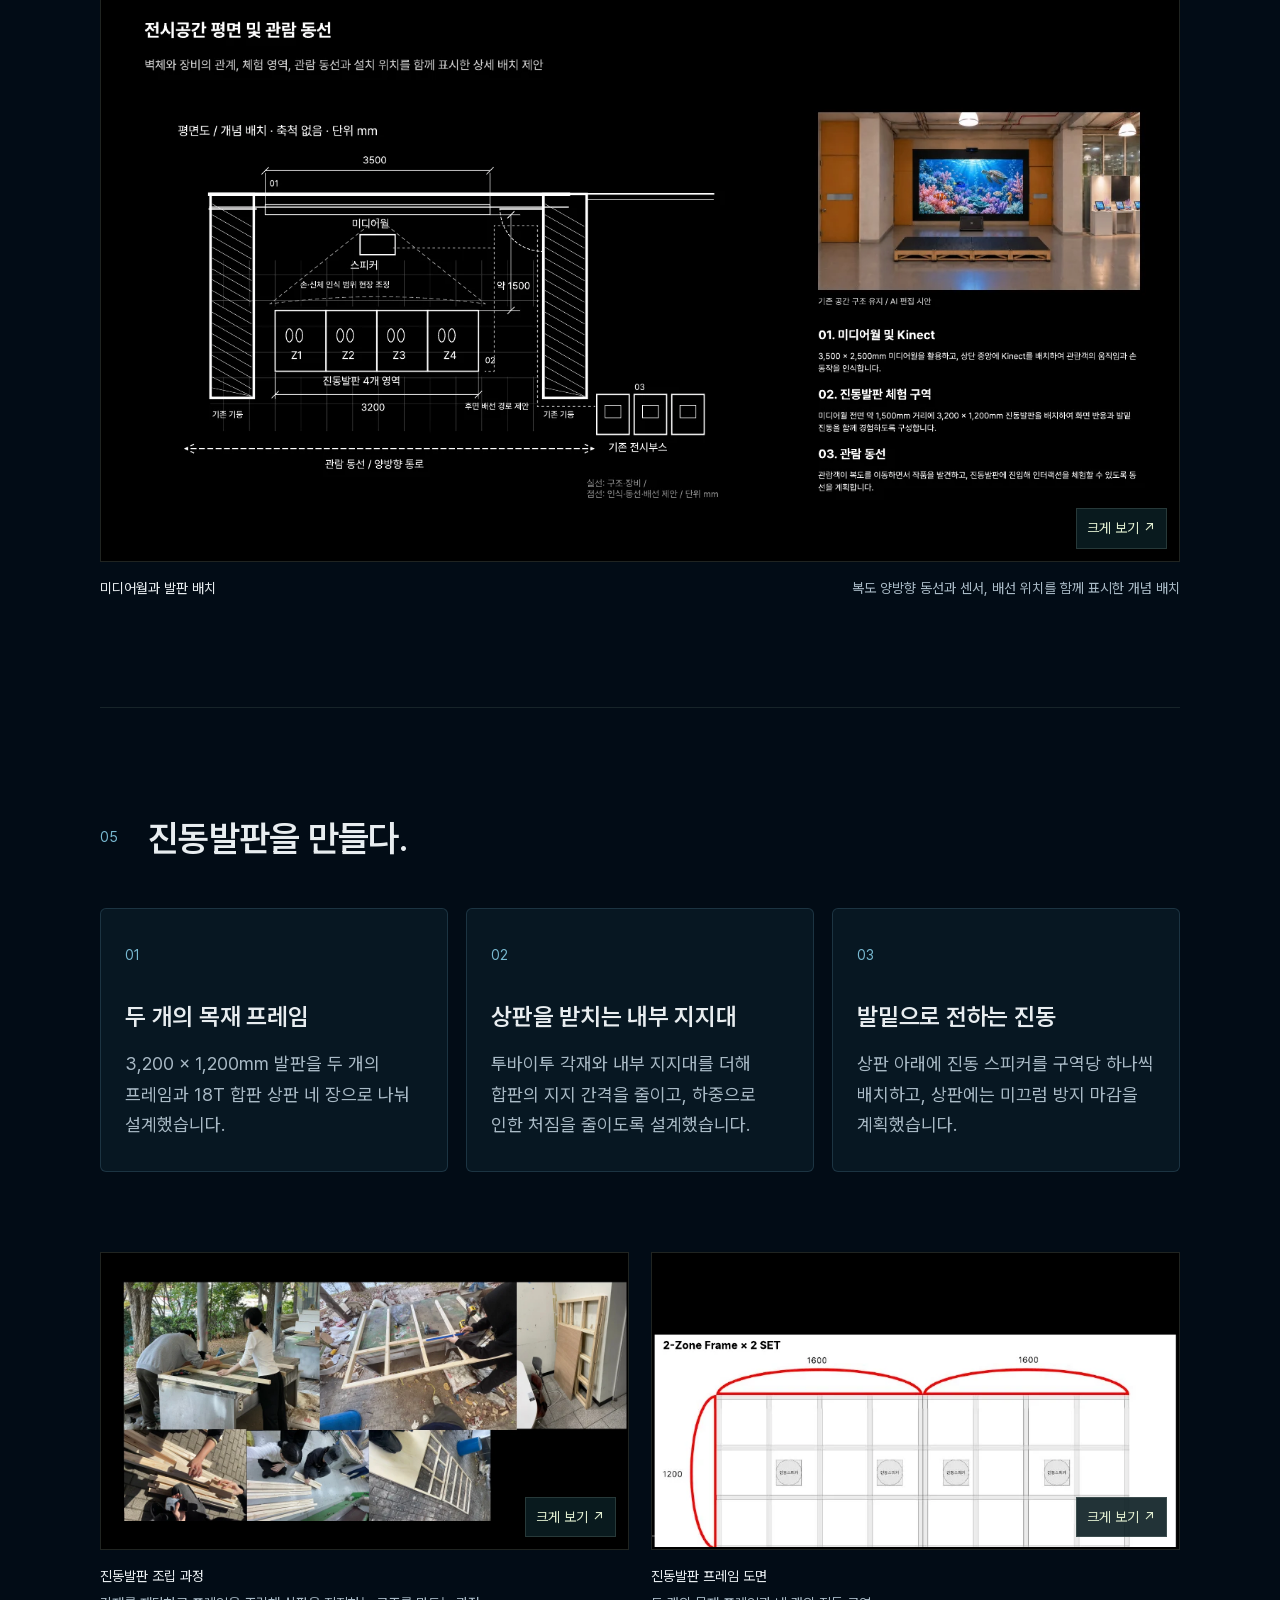
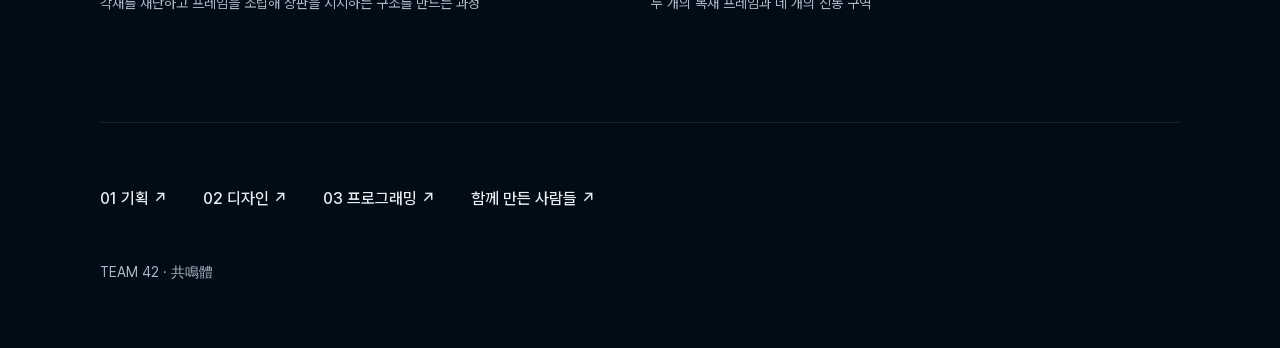
<file: planning.html>
<!doctype html><html lang="ko"><head><meta charset="utf-8"><meta name="viewport" content="width=device-width,initial-scale=1"><meta name="theme-color" content="#030a0e"><title>PLANNING · 공명체 제작 과정</title><meta name="description" content="관찰과 질문에서 시작해, 관람객의 작은 관심이 바다의 변화로 이어지는 경험을 설계했습니다."><link rel="stylesheet" href="site.css?v=20"><link rel="stylesheet" href="process.css?v=13"><link rel="preload" href="assets/fonts/PretendardVariable.woff2" as="font" type="font/woff2" crossorigin><link rel="stylesheet" href="typography.css?v=21"><link rel="stylesheet" href="design-system.css?v=18"></head><body class="process-page planning-page"><a class="skip-content" href="#mainContent">본문으로 바로가기</a><header class="site-head"><a href="index.html#top" class="nav-brand" aria-label="공명체 처음으로 · 바다 체험 다시 시작" title="바다 체험 다시 시작"><img class="nav-wordmark" src="assets/nav-wordmark-hanja.png" width="997" height="308" alt="共鳴體"><span>공명체</span></a><nav aria-label="주요 메뉴"><a href="index.html#research">산호 이야기</a><a href="index.html#about">전시 소개</a><a href="team.html">팀 소개</a><div class="process-group process-current"><button class="process-toggle" aria-label="제작 과정 메뉴 열기" aria-controls="processMenu" aria-expanded="false">제작 과정</button><div class="process-menu" id="processMenu" hidden><a href="planning.html" aria-current="page">기획</a><a href="design.html">디자인</a><a href="programming.html">프로그래밍</a></div></div></nav></header><main id="mainContent"><section class="process-hero"><div class="process-eyebrow">PROCESS 01 / 03 <span>PLANNING</span></div><h1>멀리 있던 바다를,<br><em>우리의 감각 가까이.</em></h1><p>관찰과 질문에서 시작해, 관람객의 작은 관심이 바다의 변화로 이어지는 경험을 설계했습니다.</p><div class="process-tags"><span>문제 인식</span><span>사용자 조사</span><span>체험 시나리오</span><span>전시 공간</span><span>발판 제작</span></div><a href="#first" class="process-down">제작 과정 살펴보기 ↓</a><div class="hero-orbits" aria-hidden="true"><i></i><i></i><i></i><b>01</b></div></section><div class="process-body"><section class="process-section" id="first"><div class="process-section-head"><span>01</span><h2>알고 있는 바다에서,<br>느끼는 바다로.</h2></div><div class="process-prose"><p class="large-copy">산호의 색이 사라질 때,<br>우리가 놓치는 것은 무엇일까요?</p><div><p>공명체의 기획은 바다의 위기를 알고 있어도 그 변화를 가까이 느끼기 어렵다는 문제에서 출발했습니다. 현장 답사와 사례 조사, 사용자 설문을 통해 정보와 감각 사이의 거리를 살폈습니다.</p><p>관람객의 관심이 산호의 색, 해양생물의 움직임, 소리와 진동으로 이어지는 경험을 설계했습니다. 회복은 실제 생태 복원을 재현하는 것이 아니라 지속적인 관심의 필요성을 전하는 전시적 표현입니다.</p></div></div></section><section class="process-section" id="research"><div class="process-section-head"><span>02</span><h2>사용자의 거리감을 읽다.</h2></div><div class="survey-metrics"><article><strong>46<span>명</span></strong><p>팀 사용자 조사 응답자</p></article><article><strong>74<span>%</span></strong><p>산호백화를 정확히 알지 못한다고 응답</p></article><article><strong>65<span>%</span></strong><p>현상과 일상의 연관성을 낮게 인식</p></article></div><p class="source-note">팀 설문 · 2026.09.19–09.21 · 8문항 · 주요 응답 연령 20대. 전체 인구를 대표하는 통계는 아닙니다.</p><div class="process-cards"><article><span>01</span><h3>인지에서 감각으로</h3><p>긴 설명에 앞서 색과 소리의 변화를 경험하도록 진입 장벽을 낮춥니다.</p></article><article><span>02</span><h3>먼 바다를 가까이</h3><p>산호·해양생물·인간의 연결을 시각화하여 일상과의 관계를 전달합니다.</p></article><article><span>03</span><h3>한 번에서 지속으로</h3><p>관심이 멈추면 바다가 다시 조용해지는 순환 구조로 메시지를 남깁니다.</p></article></div><figure class="process-figure">
  <a href="assets/process/survey-results.webp" target="_blank" rel="noopener" aria-label="산호백화에 대한 인식 조사 크게 보기">
    <img src="assets/process/survey-results.webp" alt="산호백화에 대한 인식 조사" loading="lazy">
    <span>크게 보기 ↗</span>
  </a>
  <figcaption><strong>산호백화에 대한 인식 조사</strong><span>산호백화 인지도, 일상과의 거리감, 연관성을 낮게 느낀 이유</span></figcaption>
</figure></section><section class="process-section" id="scenario"><div class="process-section-head"><span>03</span><h2>작은 손짓이 바다 전체로.</h2></div><p class="section-intro">복도를 지나던 관람객이 발판에 올라 손을 움직이면, 회복의 범위에 따라 장면과 소리가 달라집니다.</p><div class="scenario-picker" role="group" aria-label="전시 시나리오 단계"><button data-phase="0" aria-pressed="true">0% · 고요</button><button data-phase="1" aria-pressed="false">10–40% · 반응</button><button data-phase="2" aria-pressed="false">50% · 만남</button><button data-phase="3" aria-pressed="false">60–90% · 확산</button><button data-phase="4" aria-pressed="false">100% · 공명</button></div><div class="scenario-panel" aria-live="polite"><span id="phaseIndex">01 / 05</span><h3 id="phaseTitle">백화된 바다와 첫 만남</h3><p id="phaseCopy">조용한 바다와 백화된 산호 속에서 흰동가리가 시선을 이끕니다. 관람객의 접근이 체험의 시작이 됩니다.</p></div><figure class="process-figure">
  <a href="assets/process/visitor-flow.webp" target="_blank" rel="noopener" aria-label="관람객의 체험 동선 크게 보기">
    <img src="assets/process/visitor-flow.webp" alt="관람객의 체험 동선" loading="lazy">
    <span>크게 보기 ↗</span>
  </a>
  <figcaption><strong>관람객의 체험 동선</strong><span>전시 입장과 발판 체험에서 굿즈존 이동까지</span></figcaption>
</figure></section><section class="process-section" id="space"><div class="process-section-head"><span>04</span><h2>지나치는 복도가 체험의 장소로.</h2></div><div class="process-cards"><article><span>01</span><h3>관심의 시작</h3><p>기존 복도의 양방향 동선과 3,500 × 2,500mm 미디어월을 활용합니다. 화면 오른쪽 부스에는 안내물과 굿즈를 배치할 수 있도록 계획했습니다.</p></article><article><span>02</span><h3>감각의 연결</h3><p>화면 전면의 진동발판에서 시각·청각·촉각이 같은 변화를 전달하도록 설계합니다.</p></article><article><span>03</span><h3>공간과 안전</h3><p>관람 동선, 센서 범위, 배선과 발판 마감은 실제 설치 환경에서 점검합니다.</p></article></div><figure class="process-figure">
  <a href="assets/process/floor-plan.webp" target="_blank" rel="noopener" aria-label="미디어월과 발판 배치 크게 보기">
    <img src="assets/process/floor-plan.webp" alt="미디어월과 발판 배치" loading="lazy">
    <span>크게 보기 ↗</span>
  </a>
  <figcaption><strong>미디어월과 발판 배치</strong><span>복도 양방향 동선과 센서, 배선 위치를 함께 표시한 개념 배치</span></figcaption>
</figure></section><section class="process-section" id="platform-build"><div class="process-section-head"><span>05</span><h2>진동발판을 만들다.</h2></div><div class="process-cards"><article><span>01</span><h3>두 개의 목재 프레임</h3><p>3,200 × 1,200mm 발판을 두 개의 프레임과 18T 합판 상판 네 장으로 나눠 설계했습니다.</p></article><article><span>02</span><h3>상판을 받치는 내부 지지대</h3><p>투바이투 각재와 내부 지지대를 더해 합판의 지지 간격을 줄이고, 하중으로 인한 처짐을 줄이도록 설계했습니다.</p></article><article><span>03</span><h3>발밑으로 전하는 진동</h3><p>상판 아래에 진동 스피커를 구역당 하나씩 배치하고, 상판에는 미끄럼 방지 마감을 계획했습니다.</p></article></div><div class="figure-pair"><figure class="process-figure">
  <a href="assets/process/platform-build.webp" target="_blank" rel="noopener" aria-label="진동발판 조립 과정 크게 보기">
    <img src="assets/process/platform-build.webp" alt="진동발판 조립 과정" loading="lazy">
    <span>크게 보기 ↗</span>
  </a>
  <figcaption><strong>진동발판 조립 과정</strong><span>각재를 재단하고 프레임을 조립해 상판을 지지하는 구조를 만드는 과정</span></figcaption>
</figure>
<figure class="process-figure">
  <a href="assets/process/platform-structure.webp" target="_blank" rel="noopener" aria-label="진동발판 프레임 도면 크게 보기">
    <img src="assets/process/platform-structure.webp" alt="두 개의 목재 프레임과 네 개의 진동 구역을 표시한 발판 도면" loading="lazy">
    <span>크게 보기 ↗</span>
  </a>
  <figcaption><strong>진동발판 프레임 도면</strong><span>두 개의 목재 프레임과 네 개의 진동 구역</span></figcaption>
</figure></div></section></div></main><footer class="process-footer"><a href="planning.html">01 기획 ↗</a><a href="design.html">02 디자인 ↗</a><a href="programming.html">03 프로그래밍 ↗</a><a href="team.html">함께 만든 사람들 ↗</a><p>TEAM 42 · 共鳴體</p></footer><script src="navigation.js?v=17"></script><script src="process.js?v=14"></script><script src="cursor.js?v=17"></script><script src="design-system.js?v=17"></script></body></html>
</file>
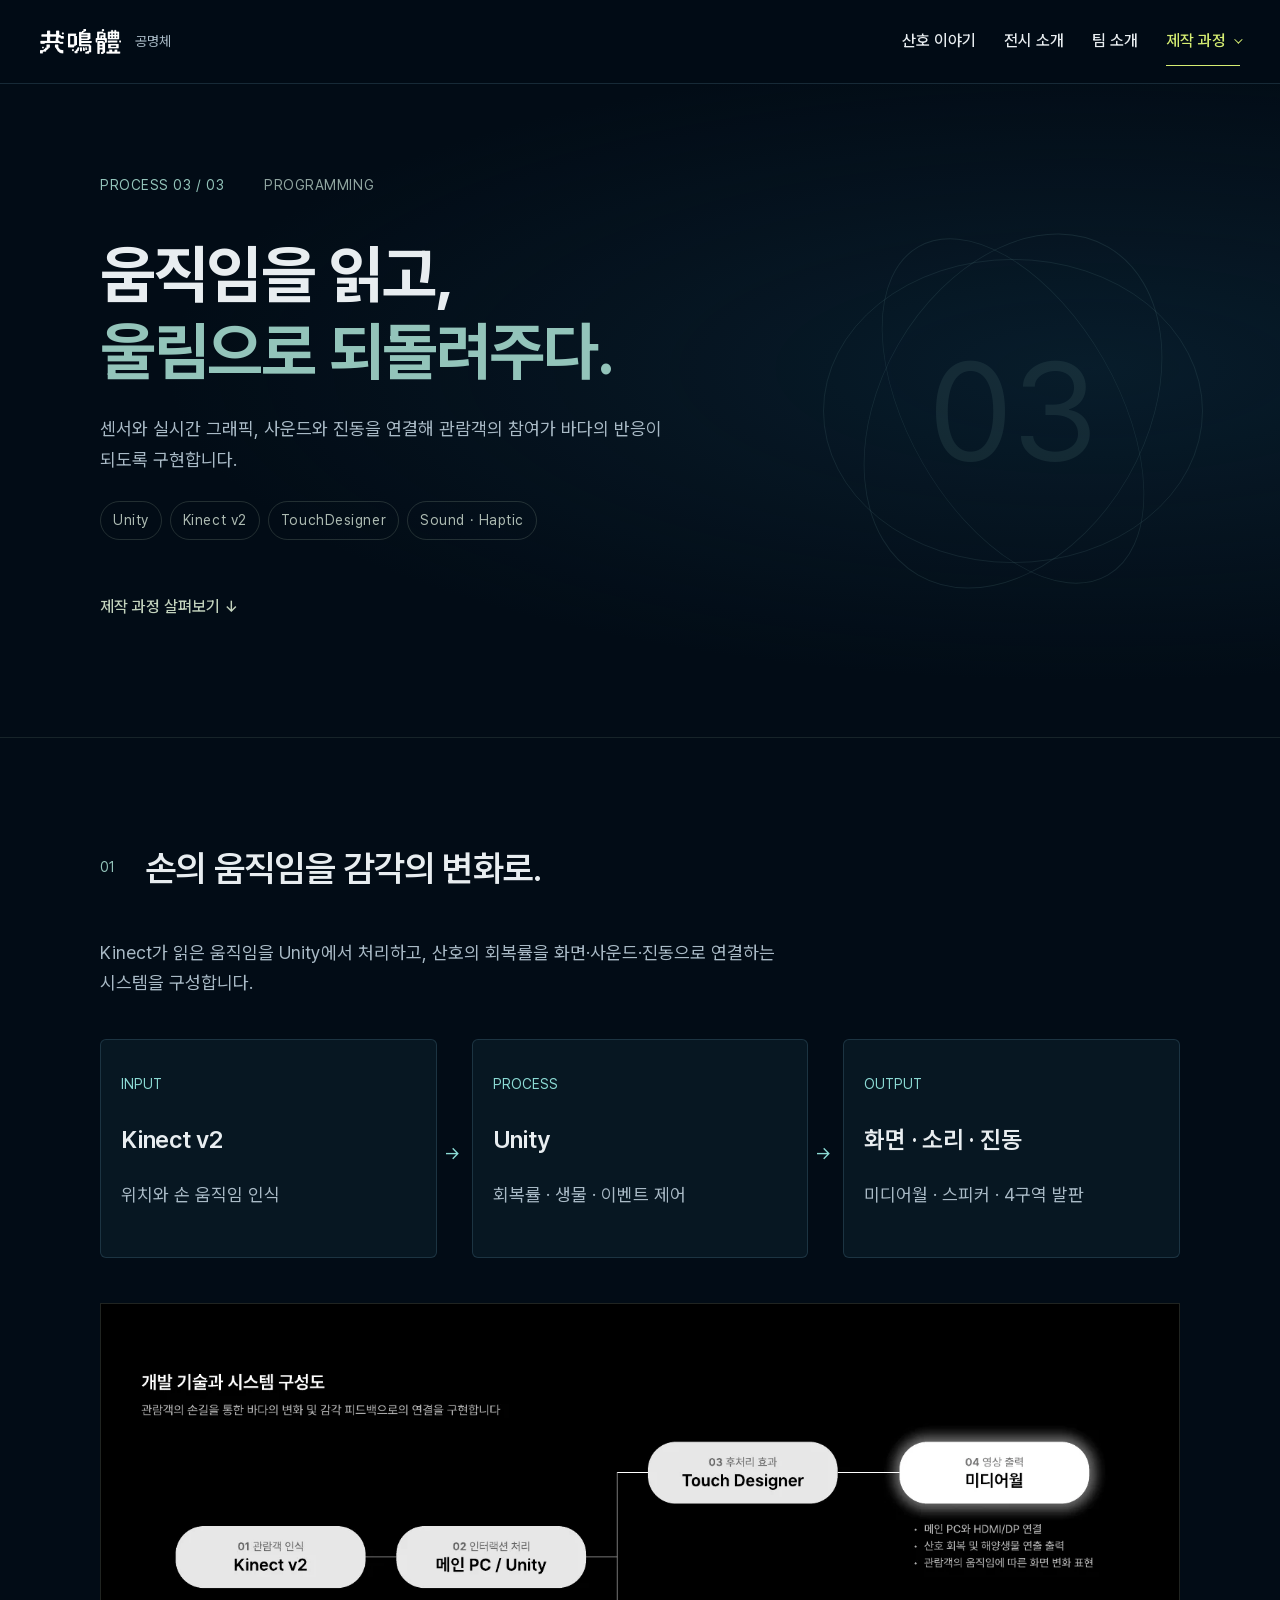
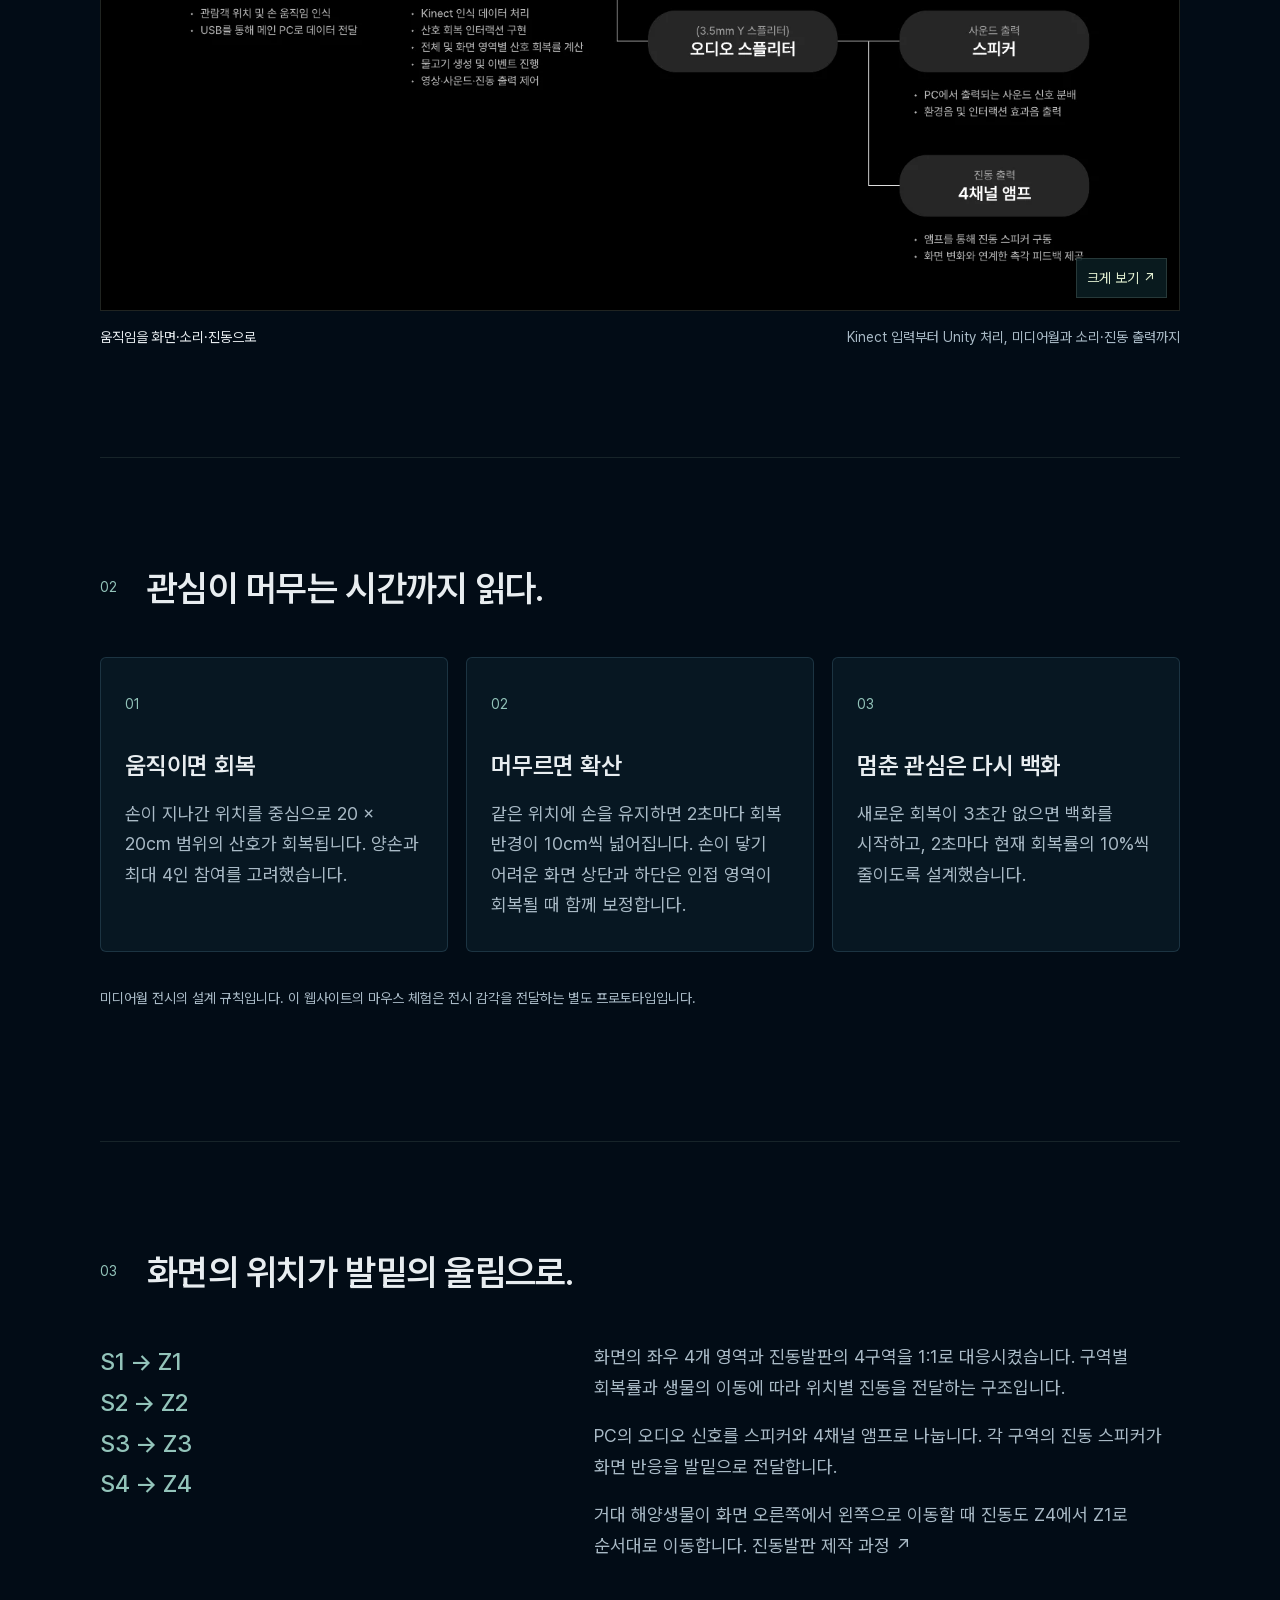
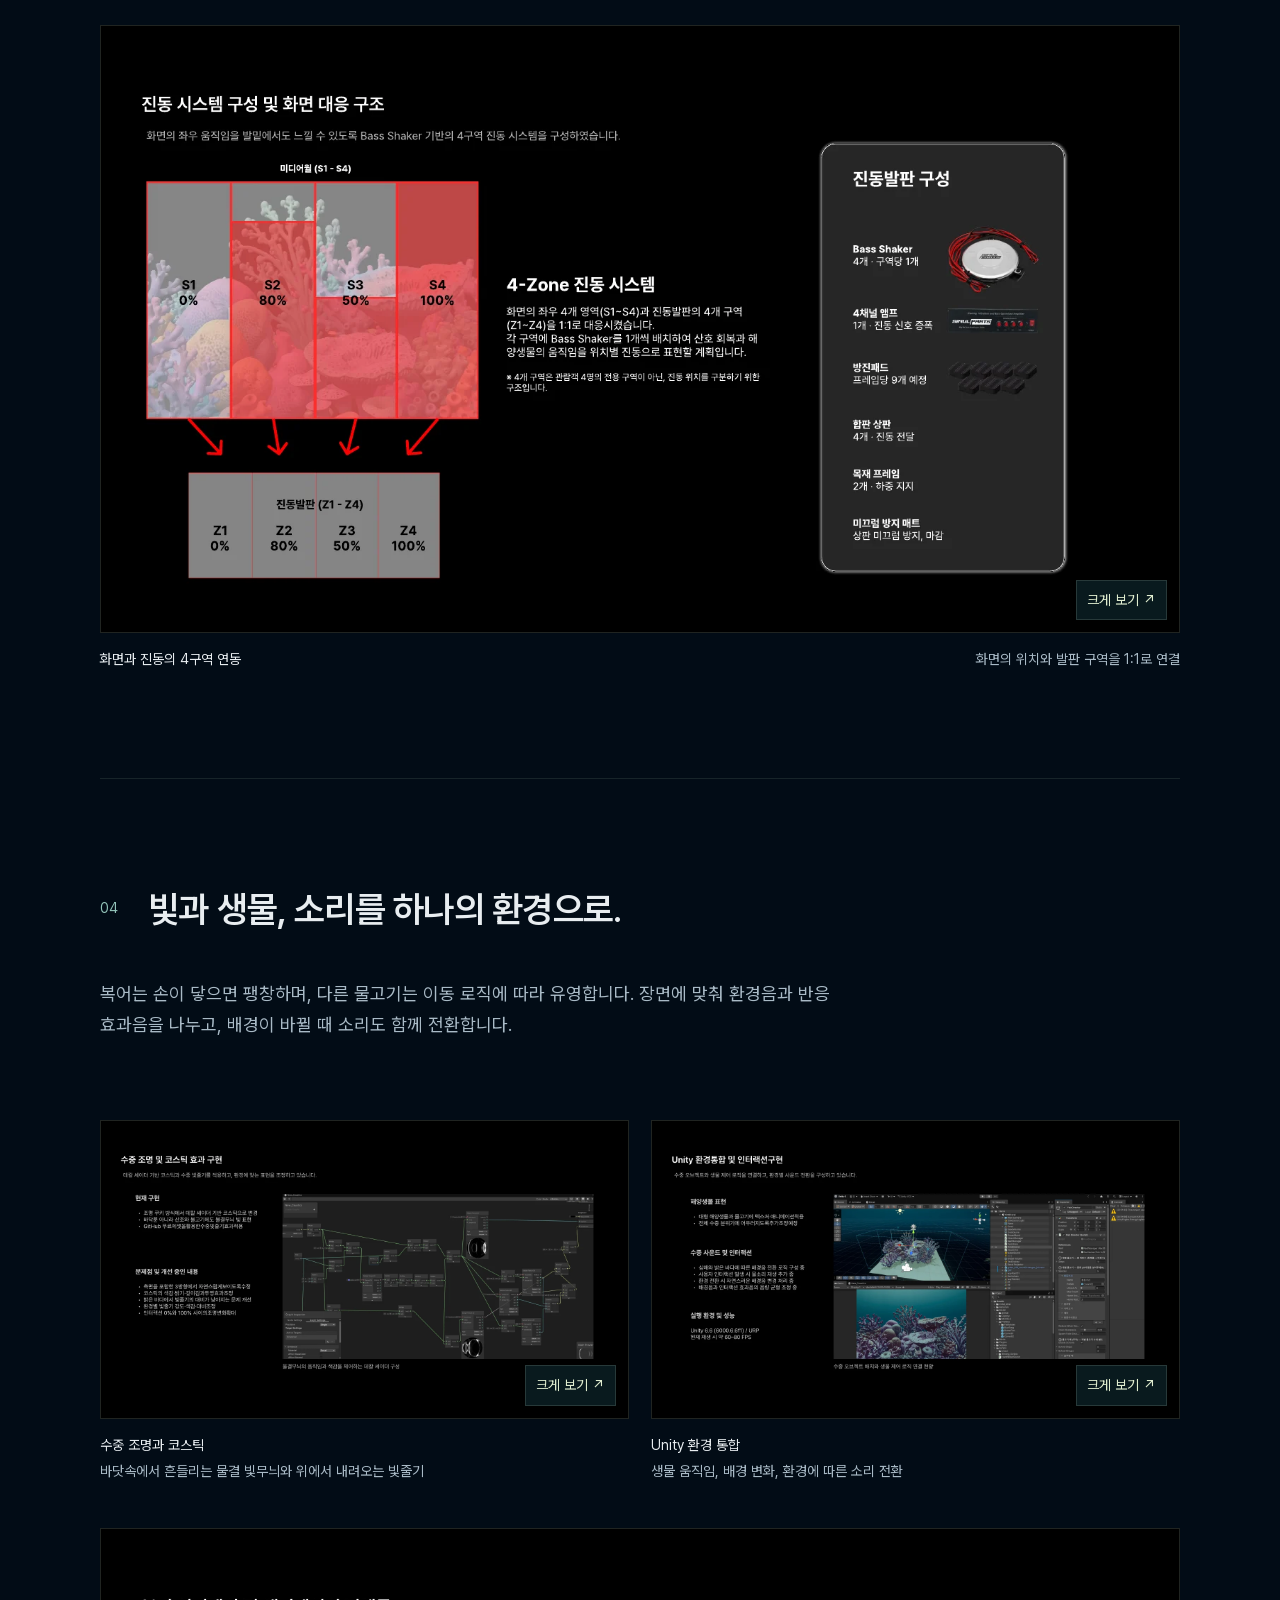
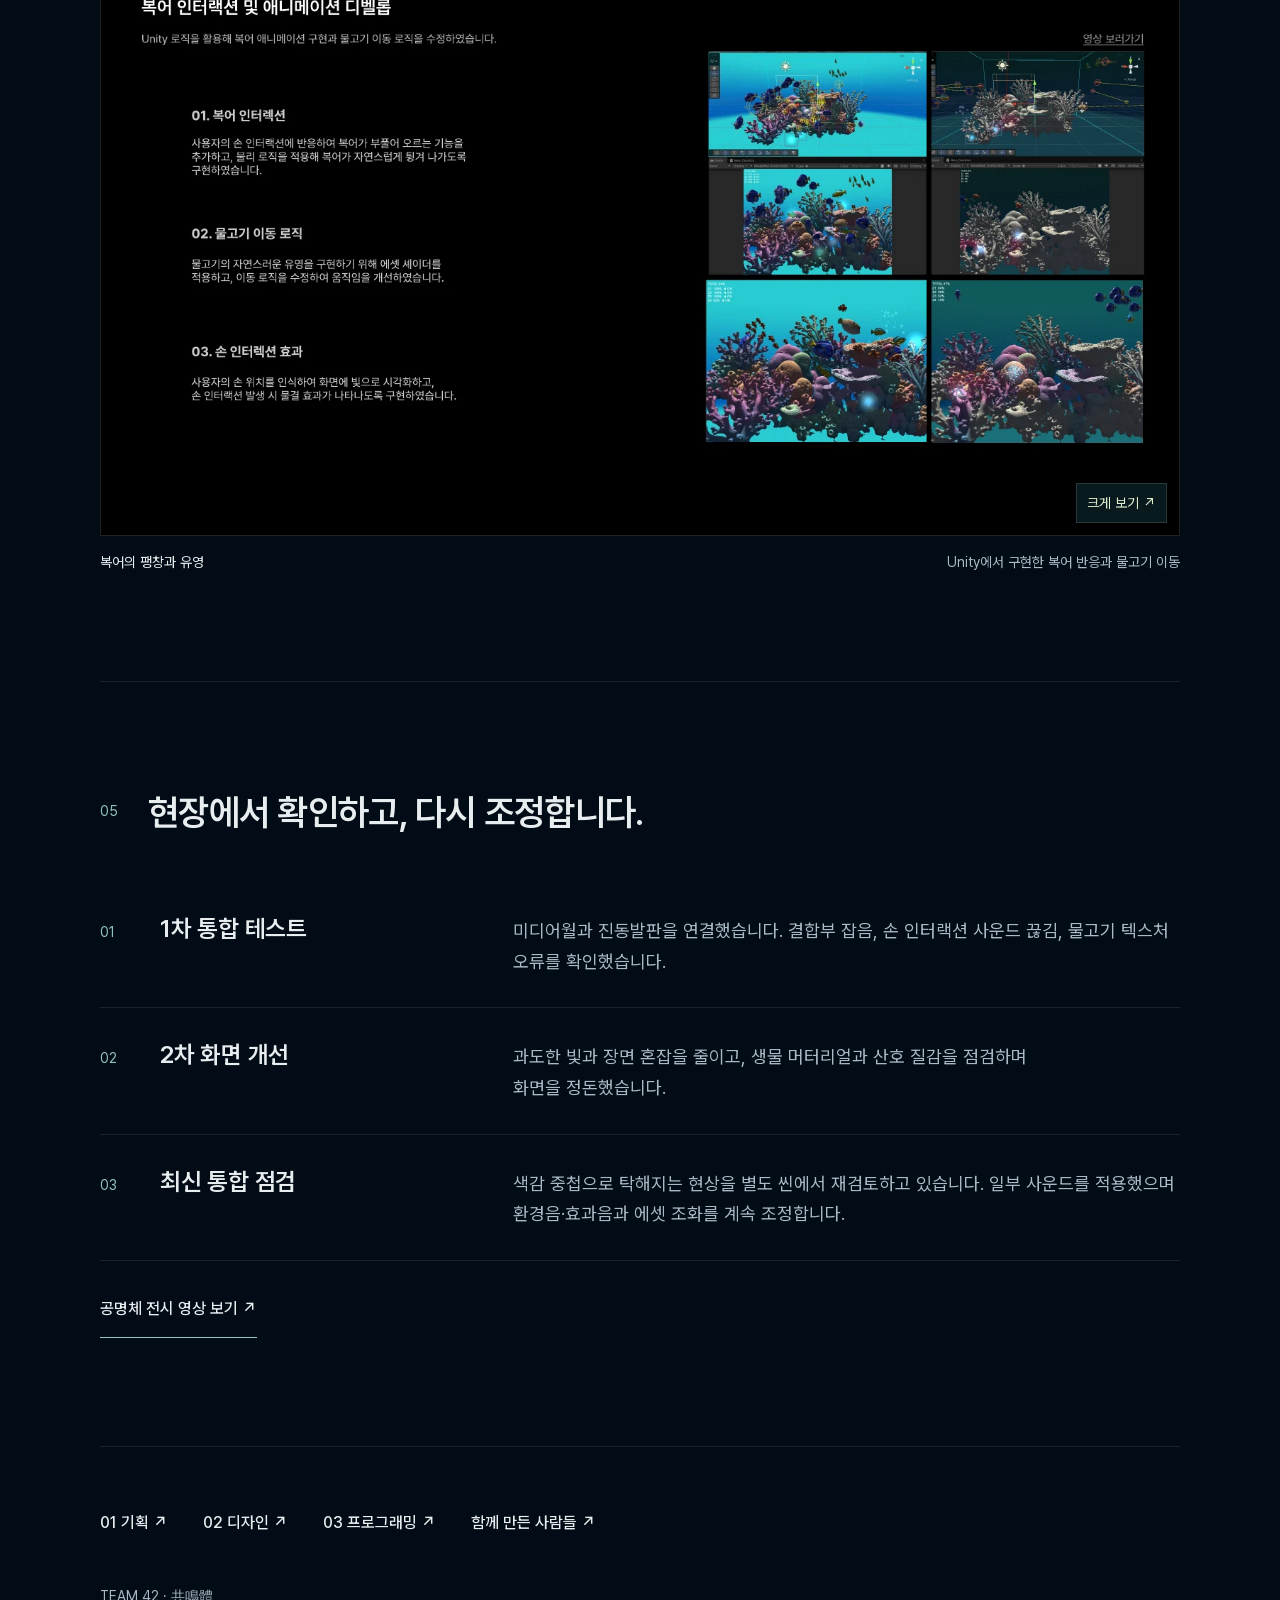
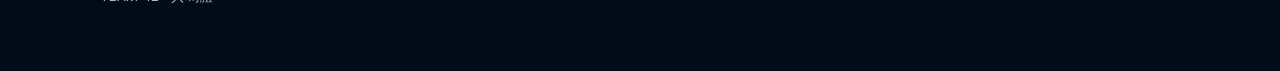
<file: programming.html>
<!doctype html><html lang="ko"><head><meta charset="utf-8"><meta name="viewport" content="width=device-width,initial-scale=1"><meta name="theme-color" content="#030a0e"><title>PROGRAMMING · 공명체 제작 과정</title><meta name="description" content="센서와 실시간 그래픽, 사운드와 진동을 연결해 관람객의 참여가 바다의 반응이 되도록 구현합니다."><link rel="stylesheet" href="site.css?v=20"><link rel="stylesheet" href="process.css?v=13"><link rel="preload" href="assets/fonts/PretendardVariable.woff2" as="font" type="font/woff2" crossorigin><link rel="stylesheet" href="typography.css?v=21"><link rel="stylesheet" href="design-system.css?v=18"></head><body class="process-page programming-page"><a class="skip-content" href="#mainContent">본문으로 바로가기</a><header class="site-head"><a href="index.html#top" class="nav-brand" aria-label="공명체 처음으로 · 바다 체험 다시 시작" title="바다 체험 다시 시작"><img class="nav-wordmark" src="assets/nav-wordmark-hanja.png" width="997" height="308" alt="共鳴體"><span>공명체</span></a><nav aria-label="주요 메뉴"><a href="index.html#research">산호 이야기</a><a href="index.html#about">전시 소개</a><a href="team.html">팀 소개</a><div class="process-group process-current"><button class="process-toggle" aria-label="제작 과정 메뉴 열기" aria-controls="processMenu" aria-expanded="false">제작 과정</button><div class="process-menu" id="processMenu" hidden><a href="planning.html">기획</a><a href="design.html">디자인</a><a href="programming.html" aria-current="page">프로그래밍</a></div></div></nav></header><main id="mainContent"><section class="process-hero"><div class="process-eyebrow">PROCESS 03 / 03 <span>PROGRAMMING</span></div><h1>움직임을 읽고,<br><em>울림으로 되돌려주다.</em></h1><p>센서와 실시간 그래픽, 사운드와 진동을 연결해 관람객의 참여가 바다의 반응이 되도록 구현합니다.</p><div class="process-tags"><span>Unity</span><span>Kinect v2</span><span>TouchDesigner</span><span>Sound · Haptic</span></div><a href="#first" class="process-down">제작 과정 살펴보기 ↓</a><div class="hero-orbits" aria-hidden="true"><i></i><i></i><i></i><b>03</b></div></section><div class="process-body"><section class="process-section" id="first"><div class="process-section-head"><span>01</span><h2>손의 움직임을 감각의 변화로.</h2></div><p class="section-intro">Kinect가 읽은 움직임을 Unity에서 처리하고, 산호의 회복률을 화면·사운드·진동으로 연결하는 시스템을 구성합니다.</p><div class="system-flow"><article><small>INPUT</small><h3>Kinect v2</h3><p>위치와 손 움직임 인식</p></article><article><small>PROCESS</small><h3>Unity</h3><p>회복률 · 생물 · 이벤트 제어</p></article><article><small>OUTPUT</small><h3>화면 · 소리 · 진동</h3><p>미디어월 · 스피커 · 4구역 발판</p></article></div><figure class="process-figure">
  <a href="assets/process/system-flow.webp" target="_blank" rel="noopener" aria-label="움직임을 화면·소리·진동으로 크게 보기">
    <img src="assets/process/system-flow.webp" alt="움직임을 화면·소리·진동으로" loading="lazy">
    <span>크게 보기 ↗</span>
  </a>
  <figcaption><strong>움직임을 화면·소리·진동으로</strong><span>Kinect 입력부터 Unity 처리, 미디어월과 소리·진동 출력까지</span></figcaption>
</figure></section><section class="process-section" id="rules"><div class="process-section-head"><span>02</span><h2>관심이 머무는 시간까지 읽다.</h2></div><div class="process-cards"><article><span>01</span><h3>움직이면 회복</h3><p>손이 지나간 위치를 중심으로 20 × 20cm 범위의 산호가 회복됩니다. 양손과 최대 4인 참여를 고려했습니다.</p></article><article><span>02</span><h3>머무르면 확산</h3><p>같은 위치에 손을 유지하면 2초마다 회복 반경이 10cm씩 넓어집니다. 손이 닿기 어려운 화면 상단과 하단은 인접 영역이 회복될 때 함께 보정합니다.</p></article><article><span>03</span><h3>멈춘 관심은 다시 백화</h3><p>새로운 회복이 3초간 없으면 백화를 시작하고, 2초마다 현재 회복률의 10%씩 줄이도록 설계했습니다.</p></article></div><p class="source-note">미디어월 전시의 설계 규칙입니다. 이 웹사이트의 마우스 체험은 전시 감각을 전달하는 별도 프로토타입입니다.</p></section><section class="process-section" id="haptic"><div class="process-section-head"><span>03</span><h2>화면의 위치가 발밑의 울림으로.</h2></div><div class="process-prose"><p class="large-copy">S1 → Z1<br>S2 → Z2<br>S3 → Z3<br>S4 → Z4</p><div><p>화면의 좌우 4개 영역과 진동발판의 4구역을 1:1로 대응시켰습니다. 구역별 회복률과 생물의 이동에 따라 위치별 진동을 전달하는 구조입니다.</p><p>PC의 오디오 신호를 스피커와 4채널 앰프로 나눕니다. 각 구역의 진동 스피커가 화면 반응을 발밑으로 전달합니다.</p><p>거대 해양생물이 화면 오른쪽에서 왼쪽으로 이동할 때 진동도 Z4에서 Z1로 순서대로 이동합니다. <a href="planning.html#platform-build">진동발판 제작 과정 ↗</a></p></div></div><figure class="process-figure">
  <a href="assets/process/vibration-zones.webp" target="_blank" rel="noopener" aria-label="화면과 진동의 4구역 연동 크게 보기">
    <img src="assets/process/vibration-zones.webp" alt="화면과 진동의 4구역 연동" loading="lazy">
    <span>크게 보기 ↗</span>
  </a>
  <figcaption><strong>화면과 진동의 4구역 연동</strong><span>화면의 위치와 발판 구역을 1:1로 연결</span></figcaption>
</figure></section><section class="process-section" id="implementation"><div class="process-section-head"><span>04</span><h2>빛과 생물, 소리를 하나의 환경으로.</h2></div><p class="section-intro">복어는 손이 닿으면 팽창하며, 다른 물고기는 이동 로직에 따라 유영합니다. 장면에 맞춰 환경음과 반응 효과음을 나누고, 배경이 바뀔 때 소리도 함께 전환합니다.</p><div class="figure-pair"><figure class="process-figure">
  <a href="assets/process/underwater-light.webp" target="_blank" rel="noopener" aria-label="수중 조명과 코스틱 크게 보기">
    <img src="assets/process/underwater-light.webp" alt="수중 조명과 코스틱" loading="lazy">
    <span>크게 보기 ↗</span>
  </a>
  <figcaption><strong>수중 조명과 코스틱</strong><span>바닷속에서 흔들리는 물결 빛무늬와 위에서 내려오는 빛줄기</span></figcaption>
</figure><figure class="process-figure">
  <a href="assets/process/unity-integration.webp" target="_blank" rel="noopener" aria-label="Unity 환경 통합 크게 보기">
    <img src="assets/process/unity-integration.webp" alt="Unity 환경 통합" loading="lazy">
    <span>크게 보기 ↗</span>
  </a>
  <figcaption><strong>Unity 환경 통합</strong><span>생물 움직임, 배경 변화, 환경에 따른 소리 전환</span></figcaption>
</figure></div><figure class="process-figure">
  <a href="assets/process/puffer-motion.webp" target="_blank" rel="noopener" aria-label="복어의 팽창과 유영 크게 보기">
    <img src="assets/process/puffer-motion.webp" alt="복어의 팽창과 유영" loading="lazy">
    <span>크게 보기 ↗</span>
  </a>
  <figcaption><strong>복어의 팽창과 유영</strong><span>Unity에서 구현한 복어 반응과 물고기 이동</span></figcaption>
</figure></section><section class="process-section" id="iteration"><div class="process-section-head"><span>05</span><h2>현장에서 확인하고, 다시 조정합니다.</h2></div><div class="iteration-log"><article><span>01</span><h3>1차 통합 테스트</h3><p>미디어월과 진동발판을 연결했습니다. 결합부 잡음, 손 인터랙션 사운드 끊김, 물고기 텍스처 오류를 확인했습니다.</p></article><article><span>02</span><h3>2차 화면 개선</h3><p>과도한 빛과 장면 혼잡을 줄이고, 생물 머터리얼과 산호 질감을 점검하며 화면을 정돈했습니다.</p></article><article><span>03</span><h3>최신 통합 점검</h3><p>색감 중첩으로 탁해지는 현상을 별도 씬에서 재검토하고 있습니다. 일부 사운드를 적용했으며 환경음·효과음과 에셋 조화를 계속 조정합니다.</p></article></div><a class="process-link" href="index.html#experience">공명체 전시 영상 보기 ↗</a></section></div></main><footer class="process-footer"><a href="planning.html">01 기획 ↗</a><a href="design.html">02 디자인 ↗</a><a href="programming.html">03 프로그래밍 ↗</a><a href="team.html">함께 만든 사람들 ↗</a><p>TEAM 42 · 共鳴體</p></footer><script src="navigation.js?v=17"></script><script src="process.js?v=14"></script><script src="cursor.js?v=17"></script><script src="design-system.js?v=17"></script></body></html>
</file>
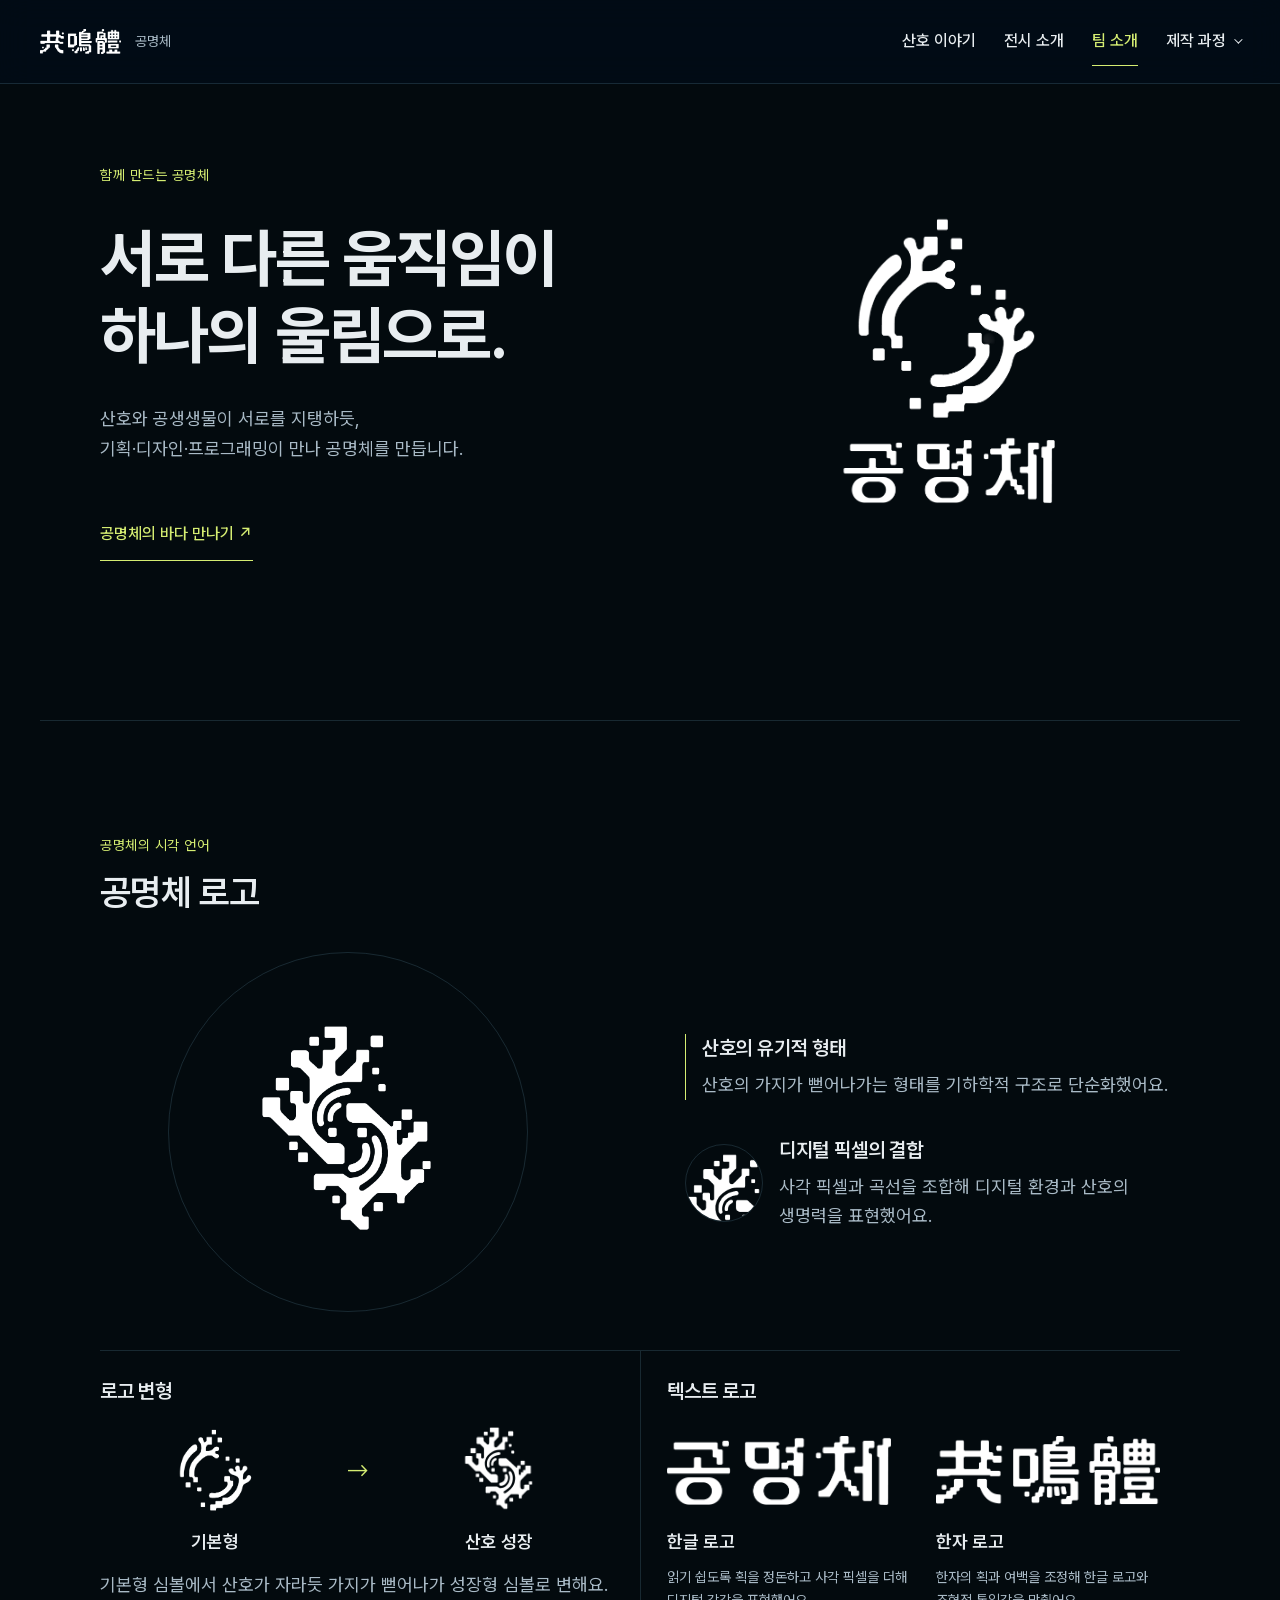
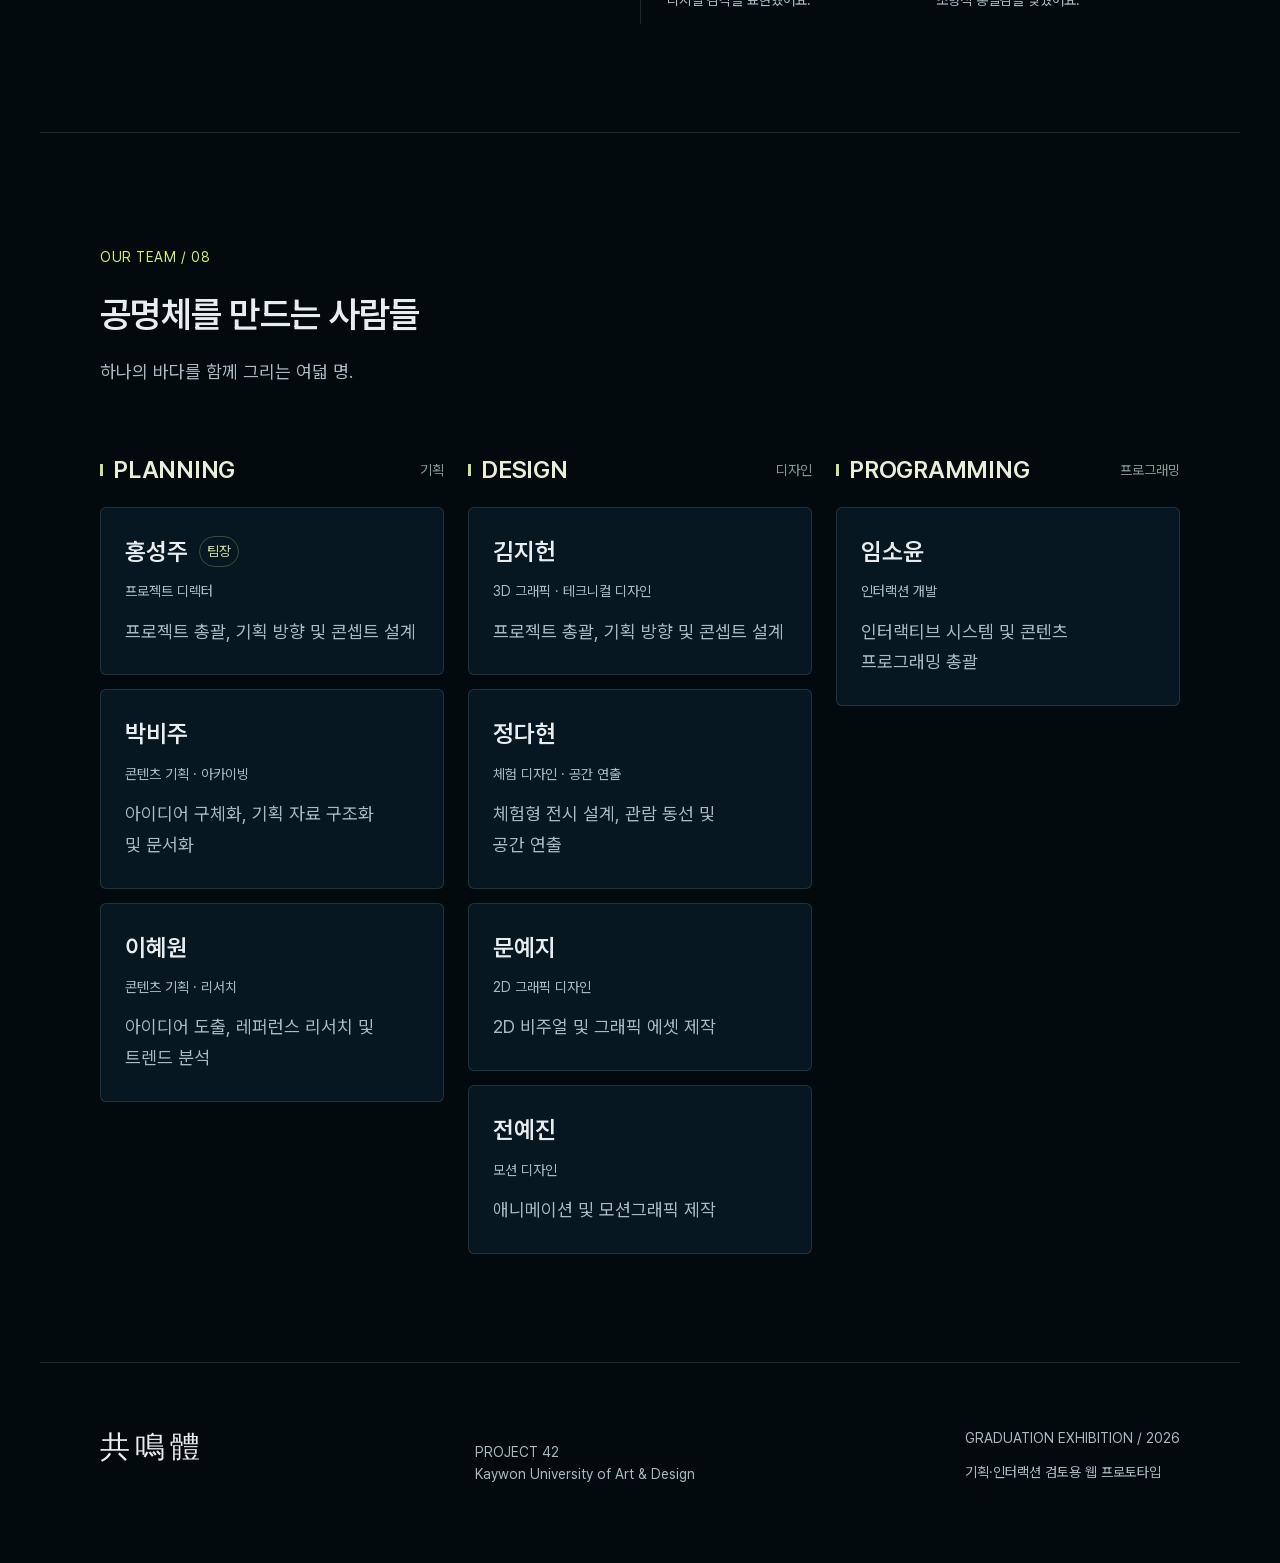
<file: team.html>
<!doctype html><html lang="ko"><head><meta charset="utf-8"><meta name="viewport" content="width=device-width,initial-scale=1"><meta name="theme-color" content="#030a0e"><title>함께 만드는 공명체 · 팀 소개</title><meta name="description" content="공명체를 함께 만드는 기획·디자인·프로그래밍 팀을 소개합니다."><link rel="stylesheet" href="site.css?v=20"><link rel="preload" href="assets/fonts/PretendardVariable.woff2" as="font" type="font/woff2" crossorigin><link rel="stylesheet" href="typography.css?v=21"><link rel="stylesheet" href="design-system.css?v=18"><link rel="stylesheet" href="team-brand.css?v=2"></head><body class="team-page"><a class="skip-content" href="#mainContent">본문으로 바로가기</a><header class="site-head"><a href="index.html#top" class="nav-brand" aria-label="공명체 처음으로 · 바다 체험 다시 시작" title="바다 체험 다시 시작"><img class="nav-wordmark" src="assets/nav-wordmark-hanja.png" width="997" height="308" alt="共鳴體"><span>공명체</span></a><nav aria-label="주요 메뉴"><a href="index.html#research">산호 이야기</a><a href="index.html#about">전시 소개</a><a href="team.html" aria-current="page">팀 소개</a><div class="process-group"><button class="process-toggle" aria-label="제작 과정 메뉴 열기" aria-controls="processMenu" aria-expanded="false">제작 과정</button><div class="process-menu" id="processMenu" hidden><a href="planning.html">기획</a><a href="design.html">디자인</a><a href="programming.html">프로그래밍</a></div></div></nav></header><main id="mainContent"><section class="team-intro section"><div><span class="eyebrow">함께 만드는 공명체</span><h1>서로 다른 움직임이<br>하나의 울림으로.</h1><p>산호와 공생생물이 서로를 지탱하듯,<br>기획·디자인·프로그래밍이 만나 공명체를 만듭니다.</p><a class="team-back" href="index.html#top">공명체의 바다 만나기 ↗</a></div><figure class="team-brand-hero">
  <img class="team-hero-logo" src="assets/team-hero-logo.png" width="995" height="1358" alt="공명체">
</figure></section>
<section class="team-brand section" aria-labelledby="brand-title">
  <span class="eyebrow">공명체의 시각 언어</span>
  <h2 id="brand-title">공명체 로고</h2>
  <div class="brand-anatomy">
    <div class="brand-symbol-circle">
      <img src="assets/team-symbol-growth.png" width="1325" height="1486" alt="산호 가지와 사각 픽셀, 원형 파동으로 이루어진 성장형 심볼">
    </div>
    <div class="brand-annotations">
      <div class="brand-organic">
        <h3>산호의 유기적 형태</h3>
        <p>산호의 가지가 뻗어나가는 형태를 기하학적 구조로 단순화했어요.</p>
      </div>
      <div class="brand-pixels">
        <div class="brand-detail" aria-hidden="true">
          <img src="assets/team-symbol-growth.png" width="1325" height="1486" alt="">
        </div>
        <div>
          <h3>디지털 픽셀의 결합</h3>
          <p>사각 픽셀과 곡선을 조합해 디지털 환경과 산호의 생명력을 표현했어요.</p>
        </div>
      </div>
    </div>
  </div>
  <div class="brand-specs">
    <div class="brand-spec">
      <h3>로고 변형</h3>
      <div class="brand-evolution">
        <figure>
          <img src="assets/team-symbol-basic.png" width="853" height="985" alt="원형 파동을 닮은 기본 심볼">
          <figcaption>기본형</figcaption>
        </figure>
        <span class="brand-arrow" aria-hidden="true">⟶</span>
        <figure>
          <img src="assets/team-symbol-growth.png" width="1325" height="1486" alt="양쪽으로 가지가 뻗어난 산호 심볼">
          <figcaption>산호 성장</figcaption>
        </figure>
      </div>
      <p>기본형 심볼에서 산호가 자라듯 가지가 뻗어나가 성장형 심볼로 변해요.</p>
    </div>
    <div class="brand-spec">
      <h3>텍스트 로고</h3>
      <div class="brand-wordmarks">
        <figure>
          <img src="assets/team-wordmark-ko.png?v=2" width="939" height="288" alt="공명체">
          <figcaption>한글 로고</figcaption>
          <p>읽기 쉽도록 획을 정돈하고 사각 픽셀을 더해 디지털 감각을 표현했어요.</p>
        </figure>
        <figure>
          <img src="assets/team-wordmark-hanja.png" width="997" height="308" alt="共鳴體">
          <figcaption>한자 로고</figcaption>
          <p>한자의 획과 여백을 조정해 한글 로고와 조형적 통일감을 맞췄어요.</p>
        </figure>
      </div>
    </div>
  </div>
</section>
<section class="team-members section"><div class="section-heading"><div><span class="eyebrow">OUR TEAM / 08</span><h2>공명체를 만드는 사람들</h2><p>하나의 바다를 함께 그리는 여덟 명.</p></div></div><div class="team-disciplines"><section class="team-discipline" aria-label="기획 팀"><h3><span></span>PLANNING<small>기획</small></h3><div class="discipline-members"><article class="role-card"><div class="role-card-heading"><h4>홍성주</h4><span class="leader-badge">팀장</span></div><p class="member-role">프로젝트 디렉터</p><p class="member-description">프로젝트 총괄, 기획 방향 및 콘셉트 설계</p></article><article class="role-card"><div class="role-card-heading"><h4>박비주</h4></div><p class="member-role">콘텐츠 기획 · 아카이빙</p><p class="member-description">아이디어 구체화, 기획 자료 구조화 및 문서화</p></article><article class="role-card"><div class="role-card-heading"><h4>이혜원</h4></div><p class="member-role">콘텐츠 기획 · 리서치</p><p class="member-description">아이디어 도출, 레퍼런스 리서치 및 트렌드 분석</p></article></div></section><section class="team-discipline" aria-label="디자인 팀"><h3><span></span>DESIGN<small>디자인</small></h3><div class="discipline-members"><article class="role-card"><div class="role-card-heading"><h4>김지헌</h4></div><p class="member-role">3D 그래픽 · 테크니컬 디자인</p><p class="member-description">프로젝트 총괄, 기획 방향 및 콘셉트 설계</p></article><article class="role-card"><div class="role-card-heading"><h4>정다현</h4></div><p class="member-role">체험 디자인 · 공간 연출</p><p class="member-description">체험형 전시 설계, 관람 동선 및 공간 연출</p></article><article class="role-card"><div class="role-card-heading"><h4>문예지</h4></div><p class="member-role">2D 그래픽 디자인</p><p class="member-description">2D 비주얼 및 그래픽 에셋 제작</p></article><article class="role-card"><div class="role-card-heading"><h4>전예진</h4></div><p class="member-role">모션 디자인</p><p class="member-description">애니메이션 및 모션그래픽 제작</p></article></div></section><section class="team-discipline" aria-label="프로그래밍 팀"><h3><span></span>PROGRAMMING<small>프로그래밍</small></h3><div class="discipline-members"><article class="role-card"><div class="role-card-heading"><h4>임소윤</h4></div><p class="member-role">인터랙션 개발</p><p class="member-description">인터랙티브 시스템 및 콘텐츠 프로그래밍 총괄</p></article></div></section></div></section></main><footer class="site-footer"><a href="index.html#top" class="footer-logo">共鳴體</a><p>PROJECT 42<br>Kaywon University of Art & Design</p><div><span>GRADUATION EXHIBITION / 2026</span><small>기획·인터랙션 검토용 웹 프로토타입</small></div></footer><script src="cursor.js?v=17"></script><script src="navigation.js?v=17"></script><script src="design-system.js?v=17"></script></body></html>
</file>
<file: site.css>
:root{--ink:#030a0e;--paper:#e3e9db;--acid:#d5ed72;--muted:#82938f;--line:#abc29830;--reef:url('assets/reef-v5.png')}*{box-sizing:border-box}html{scroll-behavior:smooth;scroll-padding-top:85px}body{margin:0;background:var(--ink);color:var(--paper);font-family:Arial,'Noto Sans KR',sans-serif;font-weight:400}a{color:inherit;text-decoration:none}button{font:inherit;cursor:pointer;color:inherit}button,a{-webkit-tap-highlight-color:transparent}button:focus-visible,a:focus-visible,canvas:focus-visible,[tabindex]:focus-visible{outline:2px solid var(--acid);outline-offset:5px}::selection{color:var(--ink);background:var(--acid)}.site-head{position:absolute;z-index:6;top:0;left:0;width:100%;display:flex;align-items:center;justify-content:space-between;padding:30px 4%;font:10px/1.4 monospace;letter-spacing:.5px}.project{display:flex;flex-direction:column}.project b{font-size:17px;font-weight:400}.site-head nav{display:flex;gap:28px;font-size:10px}.site-head nav a:hover{color:var(--acid)}.school{text-align:right;color:#b3c5c0}.hero{height:235vh;position:relative}.hero-sticky{position:sticky;top:0;height:100vh;display:flex;justify-content:center;align-items:center;background:#020608}.ocean-frame{position:relative;overflow:hidden;width:min(100vw,142vh);height:min(100vh,70.4225vw);background:#020a10;color:var(--acid)}#reef{position:absolute;inset:0;width:100%;height:100%;touch-action:pan-y}.hero-meta{position:absolute;left:4%;right:4%;top:12%;display:flex;justify-content:space-between;font:9px monospace;letter-spacing:1px;pointer-events:none}.field-copy{position:absolute;left:4%;top:21%;font:9px/1.35 monospace;pointer-events:none;opacity:.8}.hero-title{position:absolute;left:20%;right:20%;top:39%;text-align:center;pointer-events:none;transition:opacity .2s}.hero-title:before,.hero-title:after{content:'';position:absolute;width:12px;height:12px;top:13px;border-top:1px solid var(--acid)}.hero-title:before{left:6%;border-left:1px solid var(--acid)}.hero-title:after{right:6%;border-right:1px solid var(--acid)}.hero-title>span{font:8px monospace;letter-spacing:2px;opacity:.7}.hero-title h1{font:clamp(35px,5.4vw,76px)/1.1 serif;margin:24px 0 12px;font-weight:400}.hero-title .english{font:12px monospace;letter-spacing:7px;color:var(--acid);margin:14px 0 20px}.hero-title p{font-size:11px;color:#b9c9ba;line-height:1.6}.hero-bottom{position:absolute;bottom:4%;left:4%;right:4%;display:flex;justify-content:space-between;align-items:flex-end;gap:20px;font:8px/1.7 monospace}.hero-bottom small{font:9px Arial;color:#b3c5c0}.hero-bottom button{background:#051018c9;border:1px solid var(--line);font-size:10px;padding:9px 12px}.hero-bottom button:hover,.hero-bottom button[aria-pressed=true]{background:var(--acid);color:var(--ink)}.observation{position:absolute;background:none;border:0;color:var(--acid);display:flex;align-items:center;gap:12px;padding:10px;max-width:40%;text-align:left}.obs-one{left:9%;top:63%}.obs-two{right:5%;top:26%}.observation i{font:28px monospace;font-style:normal;width:42px;height:42px;display:grid;place-items:center;border:1px solid var(--acid);border-radius:50%;transition:transform .4s}.observation:hover i{transform:rotate(90deg) scale(1.13)}.observation span{font:8px/1.8 monospace;border-bottom:1px solid var(--acid);padding-bottom:5px}.observation small{font:8px Arial}.observe-panel{position:absolute;z-index:5;left:50%;top:50%;transform:translate(-50%,-50%);width:min(380px,85%);padding:30px;background:#071014f5;border:1px solid var(--acid)}.observe-panel>button{position:absolute;right:10px;top:10px;background:none;border:0;font-size:22px}.observe-panel>span{font:9px monospace}.observe-panel h3{font-weight:400}.observe-panel p{font:12px/1.9 Arial;color:#b9c6c2}.section{max-width:1200px;margin:0 auto;padding:110px 6%}.eyebrow{font:10px/1.4 monospace;letter-spacing:1.2px;color:var(--acid)}.question{text-align:center;min-height:78vh;display:flex;align-items:center;justify-content:center;flex-direction:column}.question h2,.beyond h2{font-size:clamp(30px,4vw,57px);line-height:1.6;font-weight:400;letter-spacing:-1.8px}.question em,.beyond em{font-family:serif;color:var(--acid);font-style:normal}.light-line{width:1px;height:110px;background:linear-gradient(transparent,#bfd6b787);margin:70px auto 0;position:relative}.light-line:after{content:'';position:absolute;bottom:0;left:-2px;width:5px;height:5px;border-radius:50%;background:#e5ffe3;box-shadow:0 0 15px 3px #d4f7bc7a}.statement{text-align:center;padding-top:30px;padding-bottom:160px}.statement p{font-size:clamp(18px,2.1vw,28px);line-height:1.8;letter-spacing:-.5px}.statement p.muted{font-size:14px;line-height:1.9;color:var(--muted)}.cross{display:block;color:var(--acid);margin-top:50px;font:25px monospace}.section-heading{display:flex;justify-content:space-between;align-items:flex-start;margin-bottom:50px;gap:20px}.section h2{font-size:clamp(26px,3vw,42px);font-weight:400;line-height:1.5;letter-spacing:-1.1px;margin:20px 0 14px}.section-heading p{font-size:12px;color:var(--muted);line-height:1.8}.section-index{font:58px/1 monospace;color:#5c73654d}.bleach-study{position:relative;height:700px;background:#07111a;border:1px solid var(--line);overflow:hidden}.study-art,.study-bleached{position:absolute;inset:0;background-image:var(--reef);background-size:cover;background-position:center 70%;}.study-art{filter:brightness(.7)}.study-bleached{filter:grayscale(1) brightness(.95);opacity:0;transition:opacity 1.8s}.bleach-study:after{content:'';position:absolute;inset:0;background:linear-gradient(#020a0c30,#020a0c00 50%,#020a0cf5);pointer-events:none}.study-caption{position:absolute;left:25px;top:24px;z-index:1;color:#bbc9bd;font:8px monospace;letter-spacing:1px}.study-node{position:absolute;z-index:2;display:flex;flex-direction:column;justify-content:center;align-items:center;gap:10px;width:158px;height:158px;border:1px solid #d5ed7280;border-radius:50%;background:#061017bd;transition:background .3s,box-shadow .3s;color:var(--paper)}.study-node small{font:8px monospace;color:var(--acid)}.study-node strong{font-size:13px;font-weight:400}.study-node span{font-size:9px;color:#9db2a7}.study-node:nth-child(1){left:58%;top:14%}.study-node:nth-child(2){left:10%;top:38%;width:135px;height:135px}.study-node:nth-child(3){right:21%;top:58%;width:145px;height:145px}.study-node.active{border-color:var(--acid);box-shadow:0 0 35px #d5ed7226;background:#142226e8}.study-description{position:absolute;z-index:3;bottom:24px;left:28px;right:28px;max-width:460px}.study-description span{font:9px monospace;color:var(--acid)}.study-description p{font-size:12px;line-height:1.8;color:#c2cec5}.research-foot{display:flex;justify-content:space-between;align-items:start;gap:40px;margin-top:22px}.research-foot p{font-size:10px;line-height:1.8;color:var(--muted);margin:0;max-width:620px}.research-foot a{font:9px monospace;color:var(--acid);white-space:nowrap}.connection-intro,.experience-copy{font-size:13px;line-height:1.9;color:#a5b6b0;margin-bottom:36px}.carousel-head{display:flex;align-items:center;justify-content:space-between;margin:35px 0 15px;font:9px monospace;color:var(--muted)}.carousel-head button{background:none;border:1px solid var(--line);width:38px;height:38px;margin-left:6px}.carousel-head button:hover{color:var(--acid);border-color:var(--acid)}.carousel-head button:disabled{opacity:.2;cursor:default}.connection-track{display:flex;overflow-x:auto;gap:18px;scroll-snap-type:x mandatory;scrollbar-width:none;scroll-behavior:smooth}.connection-track::-webkit-scrollbar{display:none}.connection-card{flex:0 0 calc((100% - 36px)/3);scroll-snap-align:start;padding:24px;background:linear-gradient(140deg,#152a32,#0a151c);border:1px solid #a1c6bb20;min-height:340px}.connection-card>span{font:8px monospace;color:var(--acid);letter-spacing:1px}.connection-card h3{font-size:18px;font-weight:400;margin-top:0}.connection-card p{font-size:11px;line-height:1.9;color:#95aaa3}.card-art{height:155px;display:flex;align-items:center;justify-content:center;color:var(--acid);font:90px serif}.polyp{color:#d8dbb7;text-shadow:15px 10px #d8dbb72a,-10px -15px #d8dbb71a}.card-art img{image-rendering:pixelated;width:80px;height:80px;object-fit:contain}.fish-art img:nth-child(2){width:65px;margin-top:40px;margin-left:-20px}.fish-art img:nth-child(3){width:45px;margin-left:-10px;margin-top:-20px}.diversity img:first-child{height:110px;width:100px}.rings{color:#85b8b2}.coast{color:#8ec6d0}.human{font-weight:100;font-size:100px;color:#cfd5bd}.carousel-progress{height:1px;background:var(--line);margin-top:26px}.carousel-progress i{display:block;width:50%;height:1px;background:var(--acid);transition:width .2s}.about{max-width:none;background:linear-gradient(90deg,#193238ef,#10272be8),var(--reef) center 45%/cover;padding:95px max(6%,calc((100vw - 1056px)/2));border-top:1px solid var(--line);border-bottom:1px solid var(--line)}.about h2{max-width:800px;margin:55px 0 35px}.about-body{max-width:790px}.about-body p{font-size:13px;line-height:2;color:#b4c6bf;margin:20px 0}.about-body .note{font-size:10px;color:#7e9c91}.experience-preview{height:490px;background:linear-gradient(90deg,#041019c9,#04101955),var(--reef) center 44%/cover;border:1px solid var(--line);position:relative}.experience-cover{position:absolute;inset:0;padding:60px;display:flex;flex-direction:column;justify-content:center}.experience-cover h3{font:32px/1.5 serif;font-weight:400;margin:25px 0;color:#dbe7d6}.experience-cover button{width:250px;max-width:100%;background:var(--acid);color:#0b1818;border:0;padding:16px 20px;text-align:left;font-size:12px;display:flex;justify-content:space-between}.experience-cover p{font-size:10px;color:#a4bdb5;margin-top:20px}.experience-preview iframe{border:0;width:100%;height:100%;background:#020608}.experience-bottom{display:flex;justify-content:space-between;margin-top:18px;gap:20px;font-size:10px;color:var(--muted)}.experience-bottom a{color:var(--acid)}.outline-cross{font:80px monospace;color:var(--acid)}.objects{padding-top:60px}.object-placeholder{border-top:1px solid var(--line);border-bottom:1px solid var(--line);min-height:260px;display:flex;flex-direction:column;align-items:center;justify-content:center;text-align:center}.object-placeholder>span{font:10px monospace;letter-spacing:3px;color:#80968b}.object-placeholder p{font-size:14px;margin-top:30px}.object-placeholder small{font-size:11px;color:var(--muted)}.beyond{min-height:80vh;text-align:center;display:flex;flex-direction:column;justify-content:center;align-items:center}.beyond h2{font-size:clamp(32px,4vw,56px);margin:40px 0 20px}.beyond p{font-size:12px;line-height:2;color:var(--muted)}.beyond a{font:11px monospace;border-bottom:1px solid var(--acid);padding:10px 0;margin-top:40px;color:var(--acid)}.site-footer{padding:55px 6%;border-top:1px solid var(--line);display:flex;justify-content:space-between;gap:35px;align-items:center;background:#081316}.footer-logo{font:30px serif;letter-spacing:5px;color:var(--acid)}.footer-logo span{display:block;font:8px monospace;letter-spacing:4px;margin-top:10px}.site-footer p{font:10px/1.8 monospace;color:#899f95}.site-footer>div{display:flex;flex-direction:column;gap:12px;font:8px monospace;color:#899f95}.site-footer small{font:9px Arial}@media(min-width:1600px){.hero-title h1{font-size:70px}}@media(max-width:700px){.site-head{padding:22px 6%}.site-head nav{gap:13px;font-size:8px}.school{display:none}.hero{height:190vh}.ocean-frame{width:100%;height:100svh}.hero-title{left:12%;right:12%;top:41%}.hero-title h1{font-size:45px}.hero-title>span{font-size:7px}.hero-title p{font-size:10px}.hero-title .english{font-size:10px;letter-spacing:4px}.hero-meta{top:13%;font-size:7px}.field-copy{font-size:7px;top:20%}.observation span{font-size:7px}.observation small{display:none}.observation i{width:30px;height:30px;font-size:20px}.obs-one{left:3%;top:66%}.obs-two{right:1%;top:30%}.hero-bottom{font-size:7px;bottom:5%;flex-wrap:wrap}.hero-bottom>a{display:none}.section{padding:75px 7%}.question{min-height:70vh}.statement{padding-top:15px;padding-bottom:90px}.statement p.muted{font-size:12px}.section-index{font-size:42px}.section-heading{margin-bottom:30px}.section-heading p{font-size:11px}.bleach-study{height:650px}.study-node{width:125px;height:125px}.study-node:nth-child(1){left:auto;right:6%;top:12%}.study-node:nth-child(2){left:5%;top:34%;width:115px;height:115px}.study-node:nth-child(3){right:8%;top:55%;width:125px;height:125px}.study-node strong{font-size:12px}.study-node span{font-size:8px}.study-description{left:20px;right:20px;bottom:15px}.study-description p{font-size:11px}.study-caption{left:16px;font-size:7px}.research-foot{flex-direction:column;gap:12px}.connection-card{flex-basis:82%;min-height:320px}.connection-track{gap:14px}.connection-intro,.experience-copy{font-size:12px}.about{padding:75px 7%}.about h2{margin-top:35px}.about-body p{font-size:12px}.experience-preview{height:450px}.experience-cover{padding:28px}.experience-cover h3{font-size:28px}.experience-bottom{flex-direction:column;gap:12px}.desktop{display:none}.site-footer{flex-wrap:wrap;padding:40px 7%}.site-footer>div{width:100%}.hero-title:before,.hero-title:after{top:8px}.object-placeholder small{font-size:10px}.beyond{min-height:75vh}}@media(prefers-reduced-motion:reduce){html,.connection-track{scroll-behavior:auto}*,*:before,*:after{transition:none!important;animation:none!important}}
/* Immersive coral observation and downstream impacts. */
.research{max-width:none;padding-left:0;padding-right:0}.research>.section-heading,.research>.research-foot{max-width:1056px;margin-left:auto;margin-right:auto;padding-left:30px;padding-right:30px}.reef-study{width:min(100%,1440px);height:auto;aspect-ratio:1.25;margin:auto;border:0}.reef-study .study-art,.reef-study .study-bleached{background-size:100% 100%;background-position:center}.reef-study .study-art{filter:brightness(.92)}.reef-study:after{background:linear-gradient(transparent 65%,#030a0eea)}.study-center{position:absolute;top:36%;left:33%;width:34%;text-align:center;color:var(--acid);z-index:1;pointer-events:none}.study-center>span{font:8px monospace;letter-spacing:2px}.study-center strong{display:block;font:clamp(30px,4vw,64px)/1.8 serif;white-space:nowrap}.study-center small{font-size:10px;color:#a6b9ac}.reef-region{position:absolute;inset:0;border:0;background:transparent;z-index:2;color:var(--acid)}.region-left{clip-path:polygon(0 22%,19% 29%,32% 44%,34% 65%,23% 78%,0 82%)}.region-right{clip-path:polygon(100% 6%,85% 15%,76% 24%,67% 40%,73% 49%,100% 59%)}.region-bottom{clip-path:polygon(35% 53%,53% 55%,65% 48%,79% 57%,100% 60%,100% 100%,70% 100%,64% 78%,33% 75%)}.reef-region:hover,.reef-region:focus-visible{background:#d5ed720c;outline:0}.region-pin{position:absolute;font:34px monospace;text-shadow:0 0 18px #d5ed72}.region-pin small{display:block;font:9px monospace;letter-spacing:1px}.region-left .region-pin{left:15%;top:45%}.region-right .region-pin{right:12%;top:23%}.region-bottom .region-pin{right:24%;top:70%}.reef-callout{position:absolute;z-index:3;opacity:0;transform:translateY(12px);transition:opacity .45s,transform .6s;pointer-events:none;color:#e4edc6;display:flex;align-items:center}.reef-callout>div{width:clamp(150px,18vw,245px);aspect-ratio:1;border:1px solid #d5ed72b0;border-radius:50%;background:#061318e8;display:flex;flex-direction:column;align-items:center;justify-content:center;text-align:center;box-shadow:0 0 60px #08171a88;padding:20px}.reef-callout small{font:8px monospace;color:var(--acid)}.reef-callout h3{font-size:clamp(13px,1.4vw,19px);font-weight:400;margin:16px 0 0}.reef-callout p{font-size:clamp(10px,1vw,13px);line-height:1.9}.reef-callout i{display:block;width:65px;border-top:1px solid var(--acid);position:relative}.reef-callout i:before{content:'';width:7px;height:7px;background:var(--acid);border-radius:50%;position:absolute;left:0;top:-4px;box-shadow:0 0 14px var(--acid)}.callout-0{right:5%;top:29%}.callout-1{left:8%;top:49%}.callout-2{right:10%;bottom:13%}.reef-study[data-active="0"] .callout-0,.reef-study[data-active="1"] .callout-1,.reef-study[data-active="2"] .callout-2{opacity:1;transform:none}.reef-study .study-description{bottom:3%;left:5%;max-width:450px;width:44%}.reef-study .study-description p{font-size:12px}.impact-layout{display:grid;grid-template-columns:minmax(0,1fr) 180px;gap:70px;align-items:start}.impact-step{position:relative;min-height:65vh;padding:65px 40px;border-top:1px solid var(--line);opacity:.35;transition:opacity .6s,background .6s}.impact-step.is-active{opacity:1;background:radial-gradient(ellipse at 40% 50%,#17313a90,transparent 70%)}.impact-number{font:10px monospace;letter-spacing:2px;color:var(--acid)}.impact-symbol{font:80px serif;color:#b1d3c0;height:140px;display:flex;align-items:center}.impact-symbol img{width:110px;image-rendering:pixelated}.impact-symbol img+img{width:80px;transform:translateY(15px)}.impact-step h3{font-size:clamp(25px,3vw,40px);font-weight:400;margin:18px 0}.impact-step p{max-width:440px;font-size:14px;line-height:2;color:#a8bab2;word-break:keep-all}.impact-next{display:block;margin-top:40px;color:var(--acid)}.impact-step:last-child .impact-next{display:none}.impact-meter{--heat:0;position:sticky;top:14vh;text-align:center;color:var(--acid);padding:20px 0}.impact-meter .eyebrow{font-size:8px}.impact-meter>strong{display:block;font:clamp(40px,5vw,68px) monospace;margin:15px 0 0;color:hsl(calc(74 - var(--heat)*65) 75% 70%)}.heat-unit{font:9px monospace;color:#92a79e}.thermometer{position:relative;height:32vh;max-height:330px;min-height:160px;width:66px;margin:30px auto}.thermo-track{position:absolute;left:8px;width:22px;top:0;bottom:10px;border:1px solid #a9c4a76b;border-radius:15px 15px 0 0;padding:4px;overflow:hidden;background:#102126}.thermo-track i{position:absolute;left:4px;right:4px;bottom:0;height:0;background:linear-gradient(#ef9278,#dfb765,#d5ed72);transition:height .12s linear}.thermo-bulb{position:absolute;bottom:0;left:1px;width:36px;height:36px;border-radius:50%;border:4px solid #102126;background:hsl(calc(74 - var(--heat)*65) 75% 70%);box-shadow:0 0 20px #d5ed7222}.thermo-ticks{position:absolute;left:43px;top:0;bottom:15px;display:flex;flex-direction:column;justify-content:space-between;font:8px monospace;color:#85978c}.impact-meter>p{font-size:12px;margin-top:20px}.impact-meter>small{display:block;color:#81938c;font-size:9px;line-height:1.8;word-break:keep-all}
@media(max-width:700px){.reef-study{aspect-ratio:auto;height:810px}.reef-study .study-caption{left:5%;right:5%;line-height:1.8}.study-center{left:23%;width:54%;top:35%}.study-center>span{font-size:6px;letter-spacing:1px}.study-center small{font-size:8px}.region-pin small{font-size:7px}.reef-callout>div{width:155px;padding:14px}.reef-callout i{width:18px}.callout-0{right:3%;top:27%}.callout-1{left:3%;top:48%}.callout-2{right:4%;bottom:16%}.reef-study .study-description{width:88%;max-width:none;bottom:2%}.reef-study .study-description p{font-size:11px}.impact-layout{grid-template-columns:minmax(0,1fr) 85px;gap:12px}.impact-step{padding:40px 5px;min-height:65vh}.impact-step p{font-size:12px}.impact-meter{top:12vh}.impact-meter .eyebrow{font-size:6px;letter-spacing:0}.impact-meter>strong{font-size:36px}.impact-meter>small{font-size:8px}.impact-meter>p{font-size:10px}.impact-symbol{height:100px;font-size:65px}.thermometer{height:29vh;margin-top:22px}.impact-number{font-size:8px;letter-spacing:1px}}
/* Always-available navigation and the team page. */
:root{--nav-height:72px}html{scroll-padding-top:calc(var(--nav-height) + 20px)}.site-head{position:fixed;top:0;left:0;right:0;height:var(--nav-height);padding:0 5%;z-index:100;display:flex;align-items:center;gap:25px;background:#030a0ef2;backdrop-filter:blur(16px);border-bottom:1px solid #d5ed7228}.nav-brand{display:flex;align-items:center;gap:14px;flex-shrink:0;font:25px serif;letter-spacing:3px;color:#fff8e9}.nav-brand>span{font:10px sans-serif;letter-spacing:2px;color:#9eafa8}.site-head nav{display:flex;gap:28px;align-items:center;margin-left:auto;white-space:nowrap;font-size:12px}.site-head nav a{padding:12px 0;transition:color .2s}.site-head nav a[aria-current=page]{color:var(--acid);border-bottom:1px solid var(--acid)}.team-page{background:#030a0e}.team-intro{padding-top:calc(var(--nav-height) + 70px);display:grid;grid-template-columns:1.2fr 1fr;align-items:center;gap:70px;min-height:80vh}.team-intro h1{font-size:clamp(30px,4vw,54px);font-weight:400;line-height:1.5;letter-spacing:-2px;margin:30px 0}.team-intro p{font-size:14px;color:#a3b6ae;line-height:2}.team-intro img{width:100%;max-width:380px;justify-self:center}.team-back{display:inline-block;padding:14px 0;margin-top:25px;border-bottom:1px solid var(--acid);font-size:12px;color:var(--acid)}.team-members{padding-top:45px}.member-grid{display:grid;grid-template-columns:repeat(4,1fr);gap:20px}.member{min-height:230px;padding:25px 22px;border:1px solid #94b1a52b;background:linear-gradient(145deg,#152b32,#09161a);position:relative;overflow:hidden}.member-top{display:flex;justify-content:space-between;align-items:center;font:10px monospace;color:#96aaa1}.member h3{font-size:25px;font-weight:400;margin:55px 0 10px;letter-spacing:2px}.member p{font-size:12px;color:#bfd2c5;margin:0}.member i{position:absolute;right:-25px;bottom:-35px;width:95px;height:95px;border:1px solid #64ccc93b;border-radius:50%}.member:nth-child(n+4):nth-child(-n+7) i{border-color:#e897a544}.member:first-child{border-color:#d5ed7255}.member:last-child i{border-color:#d5ed7266}
@media(max-width:800px){.site-head{padding:0 4%;gap:12px}.site-head nav{gap:18px;font-size:11px}.nav-brand>span{display:none}.team-intro{gap:25px}.member-grid{grid-template-columns:repeat(2,1fr)}}
@media(max-width:540px){:root{--nav-height:96px}.site-head{height:var(--nav-height);flex-direction:column;align-items:flex-start;justify-content:center;gap:6px}.nav-brand{font-size:23px}.site-head nav{margin-left:0;gap:22px;width:100%;overflow-x:auto;scrollbar-width:none;font-size:11px}.site-head nav a{padding:8px 0}.team-intro{padding-top:calc(var(--nav-height) + 45px);grid-template-columns:1fr;gap:20px}.team-intro img{max-width:260px;order:-1}.team-intro h1{font-size:32px}.team-intro p{font-size:12px}.member-grid{gap:12px}.member{padding:20px 16px;min-height:200px}.member h3{font-size:23px;margin-top:45px}}
/* A quiet point of light follows the pointer outside the ocean experience. */
.light-cursor{position:fixed;inset:0;width:100%;height:100%;z-index:10000;pointer-events:none}
@media(hover:hover) and (pointer:fine){html.light-cursor-active,html.light-cursor-active *{cursor:none!important}}
.team-disciplines{display:grid;grid-template-columns:repeat(3,minmax(0,1fr));gap:32px;margin-top:45px}.team-discipline>h3{display:flex;gap:10px;align-items:center;font:12px sans-serif;letter-spacing:1.5px;margin:0 0 20px;color:#e7efdb}.team-discipline>h3>span{width:3px;height:12px;background:#cddd9b}.team-discipline>h3>small{margin-left:auto;font-size:10px;letter-spacing:0;color:#849b94}.discipline-members{display:grid;gap:14px}.role-card{padding:27px 24px;min-height:168px;border:1px solid #9ab6a91e;border-radius:8px;background:linear-gradient(135deg,#142329,#0c171c);transition:border-color .3s,background .3s}.role-card:hover{border-color:#bcd59a70;background:#182a30}.role-card-heading{display:flex;align-items:center;gap:12px}.role-card h4{font-size:19px;font-weight:500;letter-spacing:1px;margin:0}.leader-badge{font-size:9px;border:1px solid #d5ed7240;border-radius:20px;padding:3px 7px;color:#cedc9c}.role-card .member-role{font-size:11px;color:#93aaa2;margin:12px 0 14px;line-height:1.6}.role-card .member-description{font-size:12px;color:#d6e1d8;line-height:1.9;margin:0;word-break:keep-all}@media(max-width:900px){.team-disciplines{gap:16px}.role-card{padding:22px 18px}}@media(max-width:700px){.team-disciplines{grid-template-columns:1fr;gap:38px}.role-card{min-height:0;padding:25px}.team-discipline>h3{margin-bottom:16px}}
/* Shared navigation with a hover / keyboard / touch process dropdown. */
.site-head{justify-content:flex-start}.process-group{position:relative;align-self:stretch;display:flex;align-items:center}.process-toggle{font:inherit;letter-spacing:inherit;color:inherit;border:0;border-bottom:1px solid transparent;background:none;padding:12px 0;white-space:nowrap;display:flex;align-items:center;gap:8px}.process-toggle:after{content:'';width:5px;height:5px;border-right:1px solid currentColor;border-bottom:1px solid currentColor;transform:rotate(45deg) translateY(-2px);transition:transform .2s}.process-toggle[aria-expanded=true]:after{transform:rotate(225deg)}.process-toggle:hover,.process-toggle[aria-expanded=true],.process-current>.process-toggle{color:var(--acid);border-bottom-color:var(--acid)}.process-menu{position:absolute;right:-20px;top:100%;width:180px;padding:10px 20px 15px;background:#030a0ef5;border:1px solid #a5c7b42b;border-top:0;box-shadow:0 18px 30px #0005;backdrop-filter:blur(16px)}.process-menu[hidden]{display:none}.site-head nav .process-menu>a{display:block;padding:13px 0;font-size:12px;white-space:nowrap;border:0}.site-head nav .process-menu>a:hover,.site-head nav .process-menu>a[aria-current=page]{color:var(--acid)}
@media(max-width:540px){.site-head{align-items:flex-start;justify-content:center}.site-head nav{width:100%;gap:0;justify-content:space-between;overflow:visible;margin-left:0;font-size:11px}.site-head nav>a,.process-toggle{padding:8px 0}.process-toggle{gap:6px}.process-menu{right:0;width:160px}.site-head nav .process-menu>a{padding:13px 0}}

/* Uploaded coral states share identical registration across all three regions. */
.reef-study .study-art{background-image:url('assets/coral-study-bleached.png');filter:none}
.reef-study .study-restored{position:absolute;inset:0;background:url('assets/coral-study-active.png') center/100% 100% no-repeat;pointer-events:none;opacity:0;transition:opacity 900ms cubic-bezier(.22,.61,.36,1)}
.reef-study[data-active="0"] [data-reveal="0"],.reef-study[data-active="1"] [data-reveal="1"],.reef-study[data-active="2"] [data-reveal="2"]{opacity:1}
.reef-study .study-caption{left:35%;right:3%;top:3%;text-align:right;line-height:1.7}
.reef-study .study-description{left:24%;width:49%;max-width:none}
@media(max-width:700px){.reef-study .study-caption{left:35%;font-size:7px}.reef-study .study-description{left:26%;width:69%}}
@media(prefers-reduced-motion:reduce){.reef-study .study-restored{transition:none}}
/* Reference film: three quiet, independently restored reef habitats. */
.reef-study{aspect-ratio:1391/1131;height:auto;isolation:isolate;background:#02090e}
.reef-study .study-art{position:absolute;inset:0;background-size:100% 100%;background-repeat:no-repeat}
.reef-study:after{display:none}
.reef-study .study-description{position:absolute;width:1px;height:1px;overflow:hidden;clip-path:inset(50%);white-space:nowrap;padding:0;margin:-1px}
.reef-study .region-pin{display:none}
.reef-study .reef-region:hover,.reef-study .reef-region:focus-visible{background:transparent}
.reef-study .region-left{clip-path:polygon(0 22%,20% 29%,33% 46%,34% 72%,20% 82%,0 82%)}
.reef-study .region-right{clip-path:polygon(100% 6%,84% 15%,75% 26%,67% 40%,74% 54%,100% 60%)}
.reef-study .region-bottom{clip-path:polygon(35% 53%,53% 55%,65% 48%,79% 57%,100% 60%,100% 100%,70% 100%,64% 80%,33% 77%)}
.reef-study .study-restored{clip-path:none;transition:opacity .7s cubic-bezier(.22,.61,.36,1);will-change:opacity}
.reef-study .study-restored.region-left{mask-image:radial-gradient(ellipse 34% 31% at 5% 52%,#000 65%,transparent 100%)}
.reef-study .study-restored.region-right{mask-image:radial-gradient(ellipse 30% 35% at 100% 29%,#000 60%,transparent 100%)}
.reef-study .study-restored.region-bottom{mask-image:radial-gradient(ellipse 43% 31% at 73% 76%,#000 60%,transparent 100%)}
.reef-study .reef-callout{z-index:4;display:block;color:#e0e5bb;transition:opacity .4s ease,transform .6s ease;transform:translateY(5px);width:18.5%;aspect-ratio:1}
.reef-study .reef-callout>div{position:relative;width:100%;height:100%;padding:13%;border:1px solid #c8d59c70;background:#03101688;box-shadow:none;backdrop-filter:blur(2px)}
.reef-study .reef-callout>div:before{content:'';position:absolute;inset:-7%;border:1px solid #aebd8a22;border-radius:50%;border-bottom-color:transparent;border-right-color:transparent;transform:rotate(-30deg)}
.reef-study .reef-callout small{font:clamp(7px,.85vw,12px)/1.4 monospace;color:#d4dfaa;white-space:nowrap;letter-spacing:-.2px}
.reef-study .reef-callout h3{font-size:clamp(9px,1vw,14px);line-height:1.5;margin:9% 0 0;font-weight:400}
.reef-study .reef-callout p{font-size:clamp(8px,.85vw,12px);line-height:1.8;margin:7% -6% 0;word-break:keep-all;color:#becbb5}
.reef-study .reef-callout i{position:absolute;width:29%;height:30%;border:0;border-top:1px solid #c8d59c75;border-right:1px solid #c8d59c75;left:93%;top:45%;transform:skewY(18deg)}
.reef-study .reef-callout i:before{width:4px;height:4px;left:auto;right:-2px;top:auto;bottom:-2px;background:#dce7b5;box-shadow:0 0 7px #dce7b544}
.reef-study .callout-1{left:20%;right:auto;top:23%;bottom:auto}
.reef-study .callout-0{left:auto;right:19%;top:8%;bottom:auto}
.reef-study .callout-2{left:48%;right:auto;top:72%;bottom:auto}
.reef-study .callout-1 i{left:auto;right:93%;border-right:0;border-left:1px solid #c8d59c75;transform:skewY(-18deg)}
.reef-study .callout-1 i:before{left:-2px;right:auto}
.reef-study .callout-2 i{top:-16%;left:68%;height:25%;transform:rotate(-35deg);border-top:0}
.reef-study .callout-2 i:before{top:-2px;bottom:auto}
@media(max-width:700px){.reef-study{aspect-ratio:1391/1131;height:auto}.reef-study .reef-callout{width:25%}.reef-study .reef-callout>div{padding:9%;backdrop-filter:none;background:#031016d9}.reef-study .reef-callout small{font-size:6px}.reef-study .reef-callout h3{font-size:8px;margin-top:5%}.reef-study .reef-callout p{font-size:7px;line-height:1.5;margin-top:5%}.reef-study .callout-1{left:21%;top:20%}.reef-study .callout-0{right:16%;top:7%}.reef-study .callout-2{left:44%;top:67%}}
@media(prefers-reduced-motion:reduce){.reef-study .study-restored,.reef-study .reef-callout{transition:none;transform:none}}
/* Matched frames from the supplied film prevent doubled coral silhouettes. */
.reef-study{aspect-ratio:888/720}
.reef-study .study-restored.region-left{background-image:url('assets/reef-reference-left.png');mask-image:linear-gradient(90deg,#000 0 25%,transparent 38%);clip-path:polygon(0 20%,20% 25%,35% 45%,35% 79%,0 81%)}
.reef-study .study-restored.region-right{background-image:url('assets/reef-reference-right.png');mask-image:linear-gradient(90deg,transparent 66%,#000 80%);clip-path:polygon(100% 5%,84% 13%,75% 26%,67% 40%,74% 57%,100% 62%)}
.reef-study .study-restored.region-bottom{background-image:url('assets/reef-reference-bottom.png');mask-image:linear-gradient(0deg,#000 0 38%,transparent 53%);clip-path:polygon(35% 52%,65% 48%,100% 60%,100% 91%,74% 99%,68% 78%,34% 77%)}
.reef-study .study-art{background-image:url('assets/coral-study-bleached.png')}
.reef-study .study-restored.region-left{mask-image:radial-gradient(ellipse 13% 15% at 29% 33%,transparent 95%,#000 100%),linear-gradient(90deg,#000 0 25%,transparent 38%);mask-composite:intersect}
.reef-study .study-restored.region-right{mask-image:radial-gradient(ellipse 13% 15% at 73% 19%,transparent 95%,#000 100%),linear-gradient(90deg,transparent 66%,#000 80%);mask-composite:intersect}
.reef-study .study-restored.region-bottom{mask-image:radial-gradient(ellipse 14% 16% at 62% 85%,transparent 95%,#000 100%),radial-gradient(ellipse 3% 4% at 82% 88%,transparent 70%,#000 100%),linear-gradient(0deg,#000 0 38%,transparent 53%);mask-composite:intersect}

/* Both reef states share one geometry and one pixel grid. Only opacity changes. */
.reef-study{aspect-ratio:1391/1131}
.reef-study .study-art,.reef-study .study-restored{background-size:100% 100%;background-position:0 0;transform:none}
.reef-study .study-restored{background-image:url('assets/coral-study-bleached.png');clip-path:none;mask-composite:add}
.reef-study .study-restored.region-left{clip-path:polygon(0 22%,20% 29%,33% 46%,34% 72%,20% 82%,0 82%);mask-image:linear-gradient(90deg,#000 0 26%,transparent 35%)}
.reef-study .study-restored.region-right{clip-path:polygon(100% 6%,84% 15%,75% 26%,67% 40%,74% 54%,100% 60%);mask-image:linear-gradient(90deg,transparent 66%,#000 80%)}
.reef-study .study-restored.region-bottom{clip-path:polygon(35% 53%,53% 55%,65% 48%,79% 57%,100% 60%,100% 100%,70% 100%,64% 80%,33% 77%);mask-image:linear-gradient(0deg,#000 0 39%,transparent 53%)}

/* Active colours come directly from the supplied artwork, without colour grading. */
.reef-study .study-art{background-image:url('assets/coral-study-active.png')}
.reef-study .study-restored.region-left,.reef-study .study-restored.region-right,.reef-study .study-restored.region-bottom{background-image:url('assets/coral-study-active.png');mask-image:none;filter:none}

/* Exhibition film keeps the source frame visible at every screen width. */
.exhibition-film { margin: 0; }
.exhibition-video { display: block; width: 100%; height: auto; aspect-ratio: 16 / 9; object-fit: contain; background: #020608; }
.exhibition-film-caption { display: flex; justify-content: space-between; align-items: center; gap: 12px; margin-top: 16px; color: var(--muted); font-size: 14px; }
.exhibition-film-caption button { padding: 9px 14px; border: 1px solid var(--line); border-radius: 6px; background: transparent; color: var(--acid); white-space: nowrap; }
.exhibition-film-caption button:hover { border-color: var(--acid); }
.exhibition-share-status { color: var(--muted); margin: 8px 0 0; }
.exhibition-share-status:empty { margin: 0; }
.exhibition-share-fallback { font-size: 14px; color: var(--muted); }
.exhibition-share-fallback input { display: block; width: 100%; padding: 10px; color: var(--paper); background: var(--ink); border: 1px solid var(--line); }

/* A full-width seek bar stays visible while the video plays. */
.exhibition-controls { display:flex; align-items:center; gap:12px; padding:10px; background:#0a1821; flex-wrap:wrap; }
.exhibition-controls[hidden] { display:none; }
.exhibition-controls button { background:transparent; border:1px solid var(--line); border-radius:5px; color:var(--paper); padding:7px 10px; white-space:nowrap; }
.exhibition-controls button:hover { border-color:var(--acid); }
.exhibition-controls input { accent-color:var(--acid); margin:0; min-height:28px; cursor:pointer; }
.film-seek { flex:1 1 130px; min-width:90px; }
.film-volume { width:76px; }
.film-time { color:var(--muted); font-size:13px; font-variant-numeric:tabular-nums; white-space:nowrap; }
.film-status { margin:8px 0 0; color:var(--muted); font-size:14px; }
.film-status:empty { margin:0; }
.exhibition-film:is(:fullscreen, .film-expanded) { display:flex; flex-direction:column; justify-content:center; background:#020608; }
.exhibition-film:is(:fullscreen, .film-expanded) .exhibition-video { flex:1 1 auto; height:0; min-height:0; aspect-ratio:auto; }
.exhibition-film:is(:fullscreen, .film-expanded) .exhibition-film-caption,
.exhibition-film:is(:fullscreen, .film-expanded) .exhibition-share-status,
.exhibition-film:is(:fullscreen, .film-expanded) .exhibition-share-fallback { display:none; }
html:has(.film-expanded) { overflow:hidden; }
.exhibition-film.film-expanded { position:fixed; inset:0; z-index:10001; }
@media (max-width:540px) {
  .film-seek { order:-1; flex-basis:100%; }
  .exhibition-controls { gap:8px; }
}
</file>
<file: intro.css>
.intro{position:relative;height:700vh;height:700dvh;background:#020406}.intro-sticky{position:sticky;top:0;height:100vh;height:100dvh;display:flex;align-items:center;justify-content:center}.intro-stage{position:relative;width:var(--stage-width);height:var(--stage-height);overflow:hidden;background:#020406}.intro #ocean{position:absolute;inset:0;width:100%;height:100%;display:block;touch-action:pan-y}.intro button{border:1px solid #d5ed7230;background:#091115cc;padding:10px 13px;border-radius:3px;font-size:11px}.intro button:hover{background:#25424dcc}.intro-help{position:absolute;right:4%;top:13%;z-index:2}.intro-help button{border-radius:50%;width:28px;height:28px;padding:0;color:#a0b1a0}.intro #guide{position:absolute;right:4%;top:18%;width:350px;max-width:92%;max-height:70%;overflow:auto;background:#091219f5;border:1px solid #33434a;padding:28px;z-index:5}.intro #guide h2{font:24px/1.6 serif}.intro #guide p{font-size:12px;line-height:1.9;color:#9bb0b6}.intro #guide .note{font-size:10px;border-top:1px solid #ffffff15;padding-top:16px}.intro #home{font:18px serif;color:#d5ed72;letter-spacing:4px}.intro #close{float:right;border:0;padding:0;font-size:10px}.intro .hint{position:absolute;top:70%;left:0;width:100%;text-align:center;color:#90a4ab;font-size:11px;letter-spacing:2px;pointer-events:none;transition:opacity 1s}.intro .hint span{display:block;margin-top:20px;font-size:18px;color:#536d77}.intro-controls{position:absolute;bottom:24px;left:4%;right:4%;display:flex;align-items:center;justify-content:space-between;padding-bottom:22px;gap:16px}.intro .scene{display:flex;align-items:center;gap:16px;font-size:10px}.intro .scene>span{color:#73868d;letter-spacing:2px}.intro .scene strong{font-weight:400;letter-spacing:1px}.intro .scene small{font-size:8px;color:#6f8783;letter-spacing:1px}.intro .tools{display:flex;gap:6px}.intro .timeline{position:absolute;bottom:0;height:1px;background:#ffffff14;width:100%}.intro #progress{height:1px;background:#d5ed72;width:0;transition:width .2s linear}.intro .chrome{transition:opacity .5s}.intro.clean .chrome{opacity:0;pointer-events:none}.intro #continueStory{position:absolute;bottom:18%;left:0;width:100%;text-align:center;opacity:0;pointer-events:none;transition:opacity 1s;font-size:10px;letter-spacing:2px;color:#d5ed72}.intro #continueStory span{display:block;margin-top:12px;font-size:18px}#toast{position:fixed;top:105px;left:50%;transform:translateX(-50%);font-size:12px;color:#bed9dd;background:#10242c;padding:12px 20px;opacity:0;pointer-events:none;transition:opacity .3s;max-width:90vw;z-index:20}@media(max-width:700px){.intro .scene small{display:none}.intro .scene{gap:6px;font-size:8px}.intro button{font-size:9px;padding:7px}.intro .tools{gap:3px}.intro #record span{display:none}.intro-controls{bottom:12px;padding-bottom:14px;gap:8px}.intro .hint{font-size:9px;letter-spacing:1px}.intro .hint span{margin-top:10px}.intro #continueStory{font-size:9px;bottom:15%}.intro-help{top:7%}}
/* A single click-led scene; only the following story scrolls. */
.intro{height:100vh;height:100dvh;min-height:420px;padding-top:var(--nav-height)}.intro-sticky{position:relative;height:calc(100vh - var(--nav-height));height:calc(100dvh - var(--nav-height));top:auto}.intro .hint{top:72%;letter-spacing:1px}.intro .hint span{font-size:10px;margin-top:12px;letter-spacing:0;color:#829b9c}.intro-help{top:5%;right:4%}.skip-intro{position:absolute;top:5%;left:4%;font-size:10px;color:#91aaa5;padding:8px 0}.intro #continueStory{bottom:11%;width:auto;left:50%;transform:translateX(-50%);padding:12px 20px;white-space:nowrap;background:#051015ef;border:1px solid #b6d37780;border-radius:3px;font-size:11px;letter-spacing:1px;color:#eff6d6}.intro #continueStory span{display:inline;margin:0 0 0 10px;font-size:14px}.intro-controls{bottom:15px;padding-bottom:18px}.intro .scene small{max-width:160px;line-height:1.5}.intro #guide{top:12%;z-index:10}
@media(max-width:700px){.intro .hint{font-size:10px;top:75%}.intro .hint span{font-size:8px}.intro #continueStory{bottom:14%;font-size:10px;padding:9px 13px}.skip-intro{font-size:9px}.intro-controls{bottom:10px}}

/* Feather the sea into the side margins while retaining the existing stage size. */
.intro #ocean{-webkit-mask-image:linear-gradient(to right,transparent 0%,#000 12%,#000 88%,transparent 100%);mask-image:linear-gradient(to right,transparent 0%,#000 12%,#000 88%,transparent 100%)}
.intro .intro-controls{display:none}
</file>
<file: typography.css>
/* Shared typography system — CSS pixels; mobile scale at 700px. */
@font-face {
  font-family: 'Pretendard'; font-style: normal; font-weight: 100 900;
  font-display: swap; src: url('assets/fonts/PretendardVariable.woff2') format('woff2');
}
:root {
  --nav-height: 84px;
  --font-ui: 'Pretendard', sans-serif;
  --type-display: 64px; --type-title: 36px; --type-subtitle: 24px;
  --type-body: 18px; --type-ui: 16px; --type-caption: 14px;
}
body { font: 400 var(--type-body)/1.7 var(--font-ui); letter-spacing: 0; }
/* Earlier page-specific font shorthands must not introduce another family. */
body, body *, body *::before, body *::after { font-family: var(--font-ui) !important; }
button, input, select, textarea { font-family: var(--font-ui); }
h1,h2,h3,h4,p { overflow-wrap: anywhere; word-break: keep-all; }
h1,h2,h3,h4 { text-wrap: balance; }
p { text-wrap: pretty; }
p + p { margin-top: 1em; }
.hero-title h1, .team-intro h1, .process-hero h1 {
  font-size: var(--type-display); font-weight: 700; line-height: 1.2; letter-spacing: -.02em;
}
.section h2, .process-section h2 {
  font-size: var(--type-title); font-weight: 600; line-height: 1.3; letter-spacing: -.02em;
}
.section h3, .process-section h3, .experience-cover h3, .observe-panel h3,
.intro #guide h2, body > aside h2 {
  font-size: var(--type-subtitle); font-weight: 600; line-height: 1.4; letter-spacing: -.01em;
}
.section p, .process-hero > p, .process-section p, .scenario-panel p,
.role-card .member-description, .intro #guide p, body > aside p, .observe-panel p {
  font-size: var(--type-body); font-weight: 400; line-height: 1.7; letter-spacing: 0;
}
.statement p:not(.muted), .process-prose .large-copy {
  font-size: var(--type-subtitle); font-weight: 500; line-height: 1.7; letter-spacing: -.01em;
}
.section .muted, .section .note, .process-section .source-note,
.process-figure figcaption, .process-figure figcaption strong, .process-figure figcaption > span,
.process-section .process-palette p, .process-palette code,
.site-footer p, .site-footer > div, .site-footer small, .process-footer p,
.intro #guide .note, body > aside .note, .research-foot p, .experience-cover p,
.experience-bottom, .role-card .member-role {
  font-size: var(--type-caption); font-weight: 400; line-height: 1.6; letter-spacing: 0;
}
.site-head nav, .site-head nav .process-menu > a, .process-toggle,
.team-back, .experience-cover button, .research-foot a, .beyond a,
.process-down, .process-link, .process-footer > a, .scenario-picker button,
.intro button, .tools button, .intro #close, body > aside #close {
  font-size: var(--type-ui); font-weight: 500; line-height: 1.5; letter-spacing: 0;
}
.eyebrow, .process-eyebrow, .process-section-head > span, .impact-number,
.process-tags span, .process-cards article > span, .layer-list article > span,
.system-flow small, .iteration-log article > span, .scenario-panel > span,
.process-figure a > span, .team-discipline > h3 > small, .leader-badge,
.carousel-head, .connection-card > span, .study-caption, .study-center > span,
.study-center small, .hero-meta, .field-copy, .hero-title > span, .hero-title .english,
.hero-title p, .hero-bottom, .hero-bottom small, .observation span, .observation small,
.observe-panel > span, .study-description span, .study-node small, .study-node span,
.heat-unit, .thermo-ticks, .impact-meter .eyebrow, .impact-meter > small,
.intro .hint, .intro .hint span, .intro .skip-intro, .intro #continueStory,
body > .hint, body > .hint span, .edition, .scene, .scene small, #toast {
  font-size: var(--type-caption); font-weight: 400; line-height: 1.6; letter-spacing: 0;
}
.role-card h4, .team-discipline > h3 {
  font-size: var(--type-subtitle); font-weight: 600; line-height: 1.4; letter-spacing: -.01em;
}
.process-palette h3 { font-size: var(--type-ui); font-weight: 600; line-height: 1.5; letter-spacing: 0; }
.nav-brand, .footer-logo, .brand { font-weight: 600; letter-spacing: 0; }
.nav-brand > span, .brand span { font-size: var(--type-caption); font-weight: 400; line-height: 1.6; letter-spacing: 0; }
.process-hero > p { max-width: 640px; }
.experience-cover button { width: 300px; }
.site-footer { flex-wrap: wrap; }

.site-head nav { gap: 24px; }
.process-menu { width: 200px; }
.connection-card { min-height: 400px; }
.process-figure figcaption { text-align: left; }
.section-index, .survey-metrics strong, .impact-meter > strong { font-weight: 600; font-variant-numeric: tabular-nums; }
.impact-meter > strong { line-height: 1.2; letter-spacing: -.02em; }
/* The reef's registered hit regions stay in place; callouts grow for readable copy. */
.reef-study .reef-callout { width: clamp(260px, 24%, 340px); }
.reef-study .reef-callout > div { padding: 10%; }
.reef-study .reef-callout small { font-size: var(--type-caption); line-height: 1.6; letter-spacing: 0; white-space: normal; }
.reef-study .reef-callout h3 { font-size: var(--type-subtitle); font-weight: 600; line-height: 1.4; letter-spacing: -.01em; margin: 12px 0 0; }
.reef-study .reef-callout p { font-size: var(--type-ui); line-height: 1.7; letter-spacing: 0; margin: 12px 0 0; }
.reef-study .callout-2 { top: auto; bottom: 4%; }
.intro .hint { padding: 0 20px; }
.intro #guide { width: 440px; }
@media (max-width: 1000px) {
  .site-head nav { gap: 18px; }
  .nav-brand > span { display: none; }
  .process-palette { grid-template-columns: repeat(3, minmax(0,1fr)); }
  .team-intro { grid-template-columns: 1fr; }
  .team-intro img { max-width: 280px; order: -1; }
}
@media (max-width: 700px) {
  :root { --nav-height: 104px; --type-display: 36px; --type-title: 28px; --type-subtitle: 20px; --type-body: 16px; }
  .site-head nav { gap: 0; justify-content: space-between; width: 100%; overflow: visible; }
  .site-head { flex-direction: column; align-items: flex-start; justify-content: center; gap: 4px; }
  .nav-brand { font-size: 24px; line-height: 1.2; }
  .site-head nav > a, .process-toggle { padding: 6px 0; }
  .process-toggle { gap: 5px; }
  .section-heading { gap: 14px; }
  .section-index { font-size: 36px; }
  .process-hero h1 { letter-spacing: -.02em; }
  .process-prose, .process-cards, .figure-pair, .system-flow, .survey-metrics { grid-template-columns: 1fr; }
  .survey-metrics article { flex-wrap: wrap; }
  .layer-list article, .iteration-log article { grid-template-columns: 1fr; gap: 12px; }
  .layer-list p { grid-column: 1; }
  .process-palette { grid-template-columns: repeat(2, minmax(0,1fr)); }
  .process-figure figcaption { display: block; }
  .process-figure figcaption > span { display:block; max-width:none; text-align:left; margin-top:6px; }
  .impact-meter { padding-left: 8px; padding-right: 8px; }
  .impact-meter > strong { font-size: 36px; }
  /* Anchor explanatory text in a readable panel above the reef on small screens. */
  .reef-study .reef-callout {
    left: 6%; right: 6%; top: 3%; bottom: auto; width: auto; aspect-ratio: auto;
  }
  .reef-study .reef-callout > div {
    border-radius: 12px; padding: 14px 18px; aspect-ratio: auto;
    height: auto; min-height: 0; background: #031016f5;
  }
  .reef-study .reef-callout > div::before, .reef-study .reef-callout i { display:none; }
  .reef-study .reef-callout h3 { margin-top: 6px; }
  .reef-study .reef-callout p { margin-top: 6px; }
  .study-caption { display: none; }
  .intro #guide { max-height: 78%; padding: 22px; }
  .intro .hint { font-size: 16px; }
  .intro .hint span { font-size: 14px; }
  .process-footer { gap: 20px; }
}
@media (max-width: 360px) {
  .site-head nav { flex-wrap: wrap; justify-content: flex-start; gap: 0 16px; }
  :root { --nav-height: 132px; }
  .site-head { --nav-height: 132px; }
}

/* Restore only the navigation's Chinese title to its original serif setting. */
.site-head .nav-brand { font-family: serif !important; font-weight:400; letter-spacing:3px; }
.site-head .nav-brand > span { font-family:var(--font-ui) !important; letter-spacing:0; }

/* Match the footer Chinese wordmark to the original serif branding. */
.site-footer .footer-logo { font-family:serif !important; font-weight:400; letter-spacing:5px; }
</file>
<file: design-system.css>
/* Gongmyeong design rules: palette, layout, shared UI, motion and input. */
:root {
 --ink:#020c16; --paper:#e8edf0; --muted:#a9bac6; --line:#78b9d12e;
 --ocean:#12374d; --light:#78b9d1; --acid:#d5ed72;
 --coral-pink:#e69aab; --coral-lilac:#b3a0ce; --coral-glass:#93c4ba;
 --coral-amber:#dfb878; --coral-red:#d96f70;
 --surface:#071722; --panel:#061420f2; --content:1200px;
 --gutter:clamp(24px,5vw,60px); --section-space:108px;
 --radius:6px; --nav-height:84px;
}
html { scroll-padding-top:calc(var(--nav-height) + 24px); color-scheme:dark; }
body { background:var(--ink); color:var(--paper); }
a,button { touch-action:manipulation; }
button,a { transition:color .22s,background-color .22s,border-color .22s; }
button:focus-visible,a:focus-visible,canvas:focus-visible,[tabindex]:focus-visible {
 outline:2px solid var(--acid); outline-offset:5px;
}
button { min-height:44px; }
.section { width:100%; max-width:var(--content); margin-inline:auto; padding:var(--section-space) var(--gutter); }
.section-heading { margin-bottom:48px; }
.section-heading > div { min-width:0; }
.section-heading p,.connection-intro,.experience-copy,.about-body p,.beyond p,
.team-intro p,.role-card .member-role,.role-card .member-description,
.process-hero>p,.process-prose p,.section-intro,.process-cards p,.scenario-panel p,
.layer-list p,.system-flow p,.iteration-log p { color:var(--muted); }
.section .muted,.section .note,.source-note,.process-section .source-note,
.site-footer p,.site-footer>div,.site-footer small,.process-footer p,
.process-figure figcaption>span,.process-palette code,.process-section .process-palette p,
.research-foot p,.experience-cover p,.experience-bottom,.heat-unit,.impact-meter>small {
 color:var(--muted);
}
.section p + p,.process-prose p + p { margin-top:1em; }
.eyebrow,.process-eyebrow,.impact-number,.layer-list article>span,.process-tags span { letter-spacing:.04em; }
.question,.beyond { min-height:72svh; }
.statement { padding-top:0; }
.statement p,.beyond p { max-width:720px; margin-left:auto; margin-right:auto; }
.about { max-width:none; padding:var(--section-space) max(var(--gutter),calc((100vw - 1080px)/2)); background:linear-gradient(90deg,#061521f7,#0a2435e8),var(--reef) center/cover; }
.about h2 { margin-top:32px; }
.about-body { max-width:760px; }
.research { max-width:none; padding-inline:0; }
.research>.section-heading,.research>.research-foot,.reef-controls {
 width:100%;max-width:var(--content);margin-inline:auto;padding-inline:var(--gutter);
}
.research > .reef-study { width:calc(min(100%, var(--content)) - 2 * var(--gutter)); }
.site-head { padding-inline:max(24px,calc((100vw - 1200px)/2)); background:#020c16ed; border-bottom:1px solid var(--line); gap:24px; }
.site-head nav { gap:28px; }
.site-head nav>a,.process-toggle { border-bottom:1px solid transparent; }
.site-head nav>a:hover,.process-toggle:hover { color:var(--acid); }
.site-head nav>a[aria-current],.process-current>.process-toggle { color:var(--acid);border-bottom-color:var(--acid); }
.nav-brand,.footer-logo { color:var(--paper); }
.nav-brand>span { color:var(--muted); }
.nav-brand .nav-wordmark { display:block; width:auto; height:1em; flex:none; }
.process-menu { background:var(--panel);border:1px solid var(--line);border-radius:0 0 var(--radius) var(--radius);padding:8px;right:0;width:200px; }
.site-head nav .process-menu>a { padding:12px 16px;min-height:48px;border-radius:3px; }
.site-head nav .process-menu>a:hover,.site-head nav .process-menu>a[aria-current] { background:#12374d88;color:var(--acid); }
.experience-cover button,.ui-primary { border:1px solid var(--acid);background:var(--acid);color:var(--ink);border-radius:var(--radius);min-height:48px;padding:12px 20px;gap:12px;font-weight:500; }
.experience-cover button:hover,.ui-primary:hover { background:#e6f5a2;border-color:#e6f5a2; }
.scenario-picker button,.reef-controls button { min-height:48px;padding:12px 18px;border:1px solid var(--line);border-radius:var(--radius);background:var(--surface);color:var(--paper);font:500 16px/1.5 var(--font-ui); }
.scenario-picker button:hover,.reef-controls button:hover { border-color:var(--light);background:var(--ocean); }
.scenario-picker button[aria-pressed=true],.reef-controls button[aria-pressed=true] { color:var(--acid);border-color:var(--acid);background:#12374d;box-shadow:inset 0 -2px var(--acid); }
.scenario-picker { gap:8px; }
.scenario-panel { margin-top:12px;border:1px solid var(--line);border-radius:var(--radius);background:linear-gradient(120deg,#12374d60,var(--surface)); }
.team-back,.beyond a,.process-down,.process-link,.research-foot a { display:inline-flex;align-items:center;gap:10px;min-height:44px;white-space:normal; }
.team-back:hover,.beyond a:hover,.process-down:hover,.process-link:hover,.research-foot a:hover { color:var(--acid); }
.process-body { max-width:var(--content);padding-inline:var(--gutter); }
.process-hero { padding:calc(var(--nav-height) + 90px) max(var(--gutter),calc((100vw - 1080px)/2)) var(--section-space);background:radial-gradient(ellipse at 85% 50%,#12374d60,transparent 60%); }
.process-section { padding-block:var(--section-space);scroll-margin-top:calc(var(--nav-height) + 24px); }
.process-prose { gap:60px; }
.process-page,.design-page,.programming-page { --process-accent:var(--light); }
.design-page { --process-accent:var(--coral-lilac); }
.programming-page { --process-accent:var(--coral-glass); }
.process-cards article,.role-card,.system-flow article { background:var(--surface);border:1px solid var(--line);border-radius:var(--radius); }
.role-card:hover { border-color:var(--light);background:#102a3a; }
.process-palette { grid-template-columns:repeat(3,minmax(0,1fr));gap:24px; }
.process-palette article { min-width:0; }
.process-palette article>div { border-radius:var(--radius); }
.process-figure img { object-fit:contain; }
.team-disciplines { gap:24px; }
.site-footer,.process-footer { max-width:var(--content);margin-inline:auto;padding:64px var(--gutter);background:transparent; }
.site-footer { align-items:start; }
.impact-step { opacity:1; border-color:var(--line); }
.impact-step.is-active { background:radial-gradient(ellipse at 40% 50%,#12374d70,transparent 70%); }
.impact-step p { color:var(--muted); }
.impact-step.is-active .impact-number { color:var(--acid); }
.impact-meter { top:calc(var(--nav-height) + 36px); }
.impact-meter>p { font-size:16px;line-height:1.5; }
.impact-meter .eyebrow { font-size:14px; }
/* Visible alternatives to precisely drawn hit regions. */
.reef-controls { display:flex;align-items:center;gap:12px;flex-wrap:wrap;margin-top:0;margin-bottom:28px; }
.reef-controls>p { width:100%;margin:0 0 4px;font-size:14px;line-height:1.6;color:var(--muted); }
.reef-controls button { display:inline-flex;gap:12px;align-items:center; }
.reef-controls button span { font-size:14px;color:var(--light);font-variant-numeric:tabular-nums; }
.reef-controls button[aria-pressed=true] span { color:var(--acid); }
.reef-study .reef-region:focus-visible { background:#78b9d11a;box-shadow:inset 0 0 0 3px var(--acid); }
.reef-study .reef-callout { visibility:hidden;transition:opacity .7s,transform .7s,visibility .7s; }
.reef-study[data-active="0"] .callout-0,.reef-study[data-active="1"] .callout-1,.reef-study[data-active="2"] .callout-2 { visibility:visible; }
.reef-study .reef-callout>div { background:#061420ed;border-color:#78b9d180; }
.reef-study .reef-callout h3 { color:var(--paper); }
.reef-study .reef-callout p { color:var(--paper); }
.reef-study .reef-callout small { color:var(--acid); }
.intro #guide,body>aside,.observe-panel { background:var(--panel);border:1px solid var(--line);border-radius:var(--radius); }
.intro #guide p,body>aside p { color:var(--muted); }
.intro #close,body>aside #close { min-height:44px;padding:8px; }
.intro-help button { width:44px;height:44px; }
.intro .skip-intro,.intro .hint,.intro .hint span { color:#c6d5de; }
.intro .skip-intro { min-height:44px;display:inline-flex;align-items:center; }
.intro #continueStory { min-height:48px;display:flex;align-items:center;border-radius:var(--radius); }
#tourToggle { position:absolute;z-index:3;right:4%;top:calc(5% + 54px);font-size:14px;line-height:1.5;min-height:44px;background:var(--panel);color:var(--paper);border:1px solid var(--line);border-radius:var(--radius); }
#tourToggle[hidden] { display:none; }
.skip-content { position:fixed;top:12px;left:24px;z-index:10002;transform:translateY(-160%);background:var(--acid);color:var(--ink);padding:12px 20px;border-radius:var(--radius); }
.skip-content:focus { transform:none; }
[data-reveal-content] { opacity:1; }
.motion-ready [data-reveal-content]:not(.is-visible) { opacity:0;transform:translateY(18px); }
.motion-ready [data-reveal-content] { transition:opacity .7s,transform .7s; }
@media(max-width:1000px) {
 .site-head { padding-inline:24px; }
 .site-head nav { gap:20px; }
 .team-disciplines { grid-template-columns:1fr; }
 .team-discipline .discipline-members { display:grid;grid-template-columns:repeat(2,minmax(0,1fr));gap:16px; }
 .process-prose { gap:32px; }
}
@media(max-width:700px) {
 :root { --nav-height:112px;--gutter:24px;--section-space:76px; }
 .site-head { padding:12px 20px;gap:4px; }
 .site-head nav { gap:0;width:100%;justify-content:space-between; }
 .site-head nav>a,.process-toggle { min-height:44px;display:flex;align-items:center;padding:8px 0; }
 .process-menu { top:100%; }
 .section-heading { margin-bottom:32px; }
 .section-heading h2 { margin-top:16px; }
 .section-index { font-size:28px; }
 .question,.beyond { min-height:65svh; }
 .statement { padding-top:0; }
 .about h2 { margin-top:24px; }
 .team-discipline .discipline-members { grid-template-columns:1fr; }
 .team-intro { padding-top:calc(var(--nav-height) + 32px); }
 .process-hero { padding-top:calc(var(--nav-height) + 56px);min-height:auto; }
 .process-section-head { gap:16px; }
 .process-palette { grid-template-columns:repeat(2,minmax(0,1fr));gap:20px 16px; }
 .process-prose { gap:24px; }
 .reef-controls { gap:8px; }
 .reef-controls button { flex:1 1 100%;justify-content:flex-start; }
 .reef-study .reef-callout>div { border-radius:var(--radius); }
 .reef-study .reef-callout p br { display:none; }
 .impact-layout { grid-template-columns:minmax(0,1fr) 112px;gap:16px; }
 .impact-step { min-height:60svh;padding:40px 0; }
 .impact-meter { padding-inline:0; }
 .impact-meter>strong { font-size:36px; }
 .thermo-ticks { font-size:14px; }
 .experience-cover { padding:24px; }
 .experience-cover button { width:100%; }
 .experience-bottom { gap:12px; }
 .site-footer { flex-direction:column;gap:24px; }
 .process-footer { gap:16px 24px; }
 #tourToggle { top:calc(5% + 54px); }
}
@media(max-width:360px) {
 :root { --gutter:20px;--nav-height:144px; }
 .site-head { --nav-height:144px; }
 .site-head nav { justify-content:flex-start;gap:0 20px; }
 .impact-layout { grid-template-columns:minmax(0,1fr) 96px;gap:12px; }
}
@media(prefers-reduced-motion:reduce) {
 html { scroll-behavior:auto; }
 *,*::before,*::after { animation:none!important;transition:none!important; }
 .motion-ready [data-reveal-content]:not(.is-visible) { opacity:1;transform:none; }
}
</file>
<file: style.css>
*{box-sizing:border-box}body{margin:0;background:#020406;color:#dbe5e5;font-family:Arial,'Noto Sans KR',sans-serif;overflow:hidden}button,a{-webkit-tap-highlight-color:transparent}button{font:inherit;color:inherit;border:1px solid #ffffff21;background:#09111580;border-radius:4px;cursor:pointer;padding:11px 15px;transition:background .2s}button:hover{background:#25424d80}button:focus-visible,a:focus-visible,canvas:focus-visible{outline:1px solid #92dbd6;outline-offset:5px}canvas{display:block;width:100vw;height:100dvh;touch-action:none}header{position:fixed;left:4%;right:4%;top:34px;display:flex;align-items:center;gap:30px;pointer-events:none}.brand{font-family:serif;font-size:24px;letter-spacing:6px;color:#e1e7e7;text-decoration:none;pointer-events:auto}.brand span{font:10px Arial;letter-spacing:4px;display:block;margin-top:10px;color:#7f9399}.edition{margin-left:auto;font-size:9px;letter-spacing:2px;color:#64787e}.edition i{display:inline-block;height:3px;width:3px;background:#749fa4;margin:0 16px}header button{pointer-events:auto;border-radius:50%;height:28px;width:28px;padding:0;color:#84969d}.hint{position:fixed;top:70%;left:0;width:100%;text-align:center;color:#90a4ab;font-size:11px;letter-spacing:2px;pointer-events:none;transition:opacity 1s}.hint span{display:block;margin-top:20px;font-size:18px;color:#536d77}footer{position:fixed;bottom:28px;left:4%;right:4%;display:flex;align-items:center;justify-content:space-between;padding-bottom:24px}.scene{display:flex;align-items:center;gap:22px;font-size:11px}.scene>span{color:#73868d;letter-spacing:2px}.scene strong{font-weight:400;letter-spacing:2px}.scene small{font-size:8px;color:#4e686e;letter-spacing:1.5px;margin-left:12px}.tools{display:flex;gap:7px}.tools button{font-size:11px}.timeline{position:absolute;bottom:0;height:1px;background:#ffffff14;width:100%}#progress{height:1px;background:#9bc8cc;width:0;transition:width .2s linear}.chrome{transition:opacity .5s}body.clean .chrome{opacity:0;pointer-events:none}body.clean .chrome button,body.clean .chrome a{pointer-events:none}aside{position:fixed;right:4%;top:90px;width:360px;max-width:92vw;background:#091219ed;border:1px solid #33434a;padding:32px;z-index:5;backdrop-filter:blur(20px)}aside h2{font:24px/1.7 serif;font-weight:400}aside p{font-size:12px;line-height:1.9;color:#9bb0b6}aside .note{font-size:10px;color:#69838b;border-top:1px solid #ffffff15;padding-top:18px}#close{float:right;border:0;padding:0;font-size:10px}#toast{position:fixed;top:105px;left:50%;transform:translateX(-50%);font-size:12px;color:#bed9dd;background:#10242c;padding:12px 20px;opacity:0;pointer-events:none;transition:opacity .3s;max-width:90vw}@media(max-width:650px){header{top:24px}.edition{display:none}header button{margin-left:auto}.scene small{display:none}.scene{gap:12px;font-size:10px}.tools button{padding:10px}.tools #record span{display:none}.brand{font-size:20px}footer{bottom:20px}.hint{font-size:10px}}

body{overflow-x:hidden;overflow-y:auto;height:700vh;height:700dvh}canvas{position:fixed;inset:0;touch-action:pan-y}aside{max-height:75vh;overflow:auto}html{scrollbar-color:#315b70 #07101d;scrollbar-width:thin}

canvas{width:100%;height:100dvh} .scene small{font-size:10px} .edition{font-size:10px}

/* A fixed composition matching the supplied 1863 × 1312 reference. */
body{background:#020406}
canvas{inset:auto;left:var(--stage-left);top:var(--stage-top);width:var(--stage-width);height:var(--stage-height)}
header{left:calc(var(--stage-left) + var(--stage-width)*.04);right:auto;width:calc(var(--stage-width)*.92);top:calc(var(--stage-top) + 26px)}
footer{left:calc(var(--stage-left) + var(--stage-width)*.04);right:auto;width:calc(var(--stage-width)*.92);bottom:calc(var(--stage-top) + 22px)}
.hint{left:var(--stage-left);top:calc(var(--stage-top) + var(--stage-height)*.70);width:var(--stage-width)}
aside{right:calc(var(--stage-left) + var(--stage-width)*.04);top:calc(var(--stage-top) + 85px);max-height:calc(var(--stage-height) - 110px)}
@media(max-width:650px){header{top:calc(var(--stage-top) + 12px)}footer{bottom:calc(var(--stage-top) + 10px);padding-bottom:14px}.brand{font-size:17px}.brand span{font-size:8px;margin-top:5px}.scene{gap:6px;font-size:9px}.tools{gap:4px}.tools button{padding:7px;font-size:10px}.hint{letter-spacing:1px}.hint span{margin-top:8px}}
body{height:100vh;height:100dvh;overflow:hidden}.hint span{font-size:10px;letter-spacing:0}.hint{font-size:11px;letter-spacing:1px}.hint span{margin-top:10px}

body>footer.chrome{display:none}
#ocean{-webkit-mask-image:linear-gradient(to right,transparent,#000 12%,#000 88%,transparent);mask-image:linear-gradient(to right,transparent,#000 12%,#000 88%,transparent)}

.light-cursor{position:fixed;inset:0;width:100%;height:100%;z-index:10000;pointer-events:none}
@media(hover:hover) and (pointer:fine){html.light-cursor-active,html.light-cursor-active *{cursor:none!important}}
</file>
<file: process.css>
.process-page{--process-accent:#c9df9b}.design-page{--process-accent:#d4b8ed}.programming-page{--process-accent:#8cdbd5}.process-hero{min-height:650px;min-height:82svh;padding:calc(var(--nav-height) + 90px) max(6vw,24px) 70px;position:relative;overflow:hidden;border-bottom:1px solid #a4c3ac20;background:radial-gradient(ellipse at 83% 50%,#10314088,transparent 55%)}.process-eyebrow{font:11px monospace;letter-spacing:2px;color:var(--process-accent)}.process-eyebrow span{margin-left:35px;color:#90a5a0}.process-hero h1{position:relative;z-index:1;font-size:clamp(36px,5vw,76px);font-weight:400;line-height:1.35;letter-spacing:-3px;margin:40px 0 24px;word-break:keep-all}.process-hero h1 em{color:var(--process-accent);font-style:normal}.process-hero>p{position:relative;z-index:1;max-width:540px;font-size:15px;color:#9fb6af;line-height:2;word-break:keep-all}.process-tags{display:flex;gap:8px;flex-wrap:wrap;margin:26px 0 45px;position:relative;z-index:1}.process-tags span{border:1px solid #b1c5ac30;padding:7px 12px;border-radius:30px;font-size:10px;color:#adbbb2}.process-down{font-size:11px;color:#c3d3bd;position:relative;z-index:1}.hero-orbits{position:absolute;width:380px;height:380px;right:6%;top:30%;opacity:.45;pointer-events:none}.hero-orbits i{position:absolute;inset:0;border:1px solid #81b9b649;border-radius:50%;transform:rotate(-30deg) scaleX(.55)}.hero-orbits i:nth-child(2){transform:rotate(30deg) scaleX(.7)}.hero-orbits i:nth-child(3){transform:rotate(90deg) scaleX(.8)}.hero-orbits b{position:absolute;inset:0;display:grid;place-items:center;font:140px Georgia,serif;color:#84b7ad40}.process-body{max-width:1260px;padding:0 6%;margin:auto}.process-section{padding:100px 0;border-bottom:1px solid #a4c3ac20;scroll-margin-top:100px}.process-section-head{display:flex;align-items:flex-start;gap:30px;margin-bottom:45px}.process-section-head>span{font:12px monospace;color:var(--process-accent);padding-top:10px}.process-section h2{font-size:clamp(25px,3vw,40px);font-weight:400;line-height:1.5;letter-spacing:-1px;margin:0;word-break:keep-all}.section-intro{font-size:15px;line-height:2;color:#a9bfb6;max-width:740px;margin-bottom:35px;word-break:keep-all}.process-prose{display:grid;grid-template-columns:1fr 1.35fr;gap:70px}.process-prose p{font-size:14px;line-height:2.1;color:#a9bfb6;word-break:keep-all;margin:0 0 18px}.process-prose .large-copy{font-size:25px;color:var(--process-accent);line-height:1.8}.process-cards{display:grid;grid-template-columns:repeat(3,1fr);gap:18px;margin:35px 0}.process-cards article{padding:30px 24px;background:#0d1b22;border-top:1px solid #a9c9af44}.process-cards article>span{font:10px monospace;color:var(--process-accent)}.process-cards h3{font-size:19px;font-weight:400;margin:30px 0 16px;word-break:keep-all}.process-cards p{font-size:13px;line-height:2;color:#a2b7af;word-break:keep-all;margin:0}.source-note{font-size:11px;line-height:1.9;color:#7f968f;word-break:keep-all;margin:24px 0}.survey-metrics{display:grid;grid-template-columns:repeat(3,1fr);gap:30px}.survey-metrics strong{font:clamp(50px,6vw,90px) Georgia,serif;color:var(--process-accent)}.survey-metrics strong span{font:18px sans-serif;margin-left:8px}.survey-metrics p{font-size:12px;color:#adbbb2;line-height:1.8}.process-figure{margin:45px 0 0}.process-figure>a{display:block;position:relative;background:#000;border:1px solid #a8c1af30}.process-figure img{display:block;width:100%;height:auto;aspect-ratio:16/9;object-fit:contain}.process-figure a>span{position:absolute;right:12px;bottom:12px;padding:8px 10px;font-size:10px;background:#0b1d22e6;border:1px solid #a8c1af30;color:#e0edcf}.process-figure a:hover{border-color:var(--process-accent)}.process-figure figcaption{display:flex;justify-content:space-between;align-items:flex-start;gap:20px;margin-top:15px;line-height:1.8}.process-figure figcaption strong{font-size:12px;font-weight:400}.process-figure figcaption>span{font-size:10px;color:#839d94;max-width:55%;text-align:right}.figure-pair{display:grid;grid-template-columns:1fr 1fr;gap:22px}.figure-pair figcaption{display:block}.figure-pair figcaption>span{display:block;max-width:none;text-align:left;margin-top:4px}.scenario-picker{display:grid;grid-template-columns:repeat(4,1fr);gap:0}.scenario-picker button{background:transparent;border:1px solid #b8c99f33;padding:19px 8px;color:#9eb1a8;font-size:12px}.scenario-picker button[aria-pressed=true]{background:#c9df9b;color:#10211e;border-color:#c9df9b}.scenario-panel{background:linear-gradient(120deg,#142b30,#08151c);padding:40px;min-height:230px;border:1px solid #b8c99f33;border-top:0}.scenario-panel>span{font:11px monospace;color:var(--process-accent)}.scenario-panel h3{font-size:25px;font-weight:400}.scenario-panel p{max-width:740px;line-height:2;color:#a9bfb6;font-size:14px;word-break:keep-all}.process-palette{display:grid;grid-template-columns:repeat(6,1fr);gap:12px}.process-palette article>div{height:120px;border:1px solid #a7bba128}.process-palette h3{font-size:11px;font-weight:400;margin:16px 0 8px}.process-palette code{font-size:10px;color:#a5b6b1}.process-palette p{font-size:10px;line-height:1.8;color:#7f9690}.layer-list article{padding:28px 0;display:grid;grid-template-columns:1fr 1fr 1.6fr;gap:25px;border-bottom:1px solid #a4c3ac20;align-items:baseline}.layer-list span{font:10px monospace;color:var(--process-accent)}.layer-list h3{font-size:19px;font-weight:400;margin:0}.layer-list p{font-size:13px;line-height:2;color:#a9bfb6;margin:0;word-break:keep-all}.system-flow{display:grid;grid-template-columns:repeat(3,1fr);gap:35px;margin:40px 0}.system-flow article{position:relative;padding:28px 20px;border:1px solid #8cdbd53b}.system-flow article:not(:last-child):after{content:'→';position:absolute;left:calc(100% + 8px);top:45%;color:#8cdbd5}.system-flow small{font:10px monospace;letter-spacing:2px;color:#8cdbd5}.system-flow h3{font-weight:400;font-size:21px}.system-flow p{font-size:11px;color:#a9bfb6;line-height:1.7}.iteration-log article{display:grid;grid-template-columns:40px 1fr 2fr;gap:20px;padding:30px 0;border-bottom:1px solid #a4c3ac20;align-items:baseline}.iteration-log article>span{font:11px monospace;color:var(--process-accent)}.iteration-log h3{font-size:20px;font-weight:400;margin:0}.iteration-log p{font-size:13px;line-height:2;color:#a9bfb6;margin:0;word-break:keep-all}.process-link{display:inline-block;font-size:13px;border-bottom:1px solid var(--process-accent);padding:16px 0;margin-top:20px}.process-footer{padding:70px 6%;display:flex;gap:35px;flex-wrap:wrap;font-size:13px}.process-footer a:hover{color:var(--process-accent)}.process-footer p{width:100%;font-size:10px;color:#81978e;line-height:2;margin:15px 0 0}
@media(max-width:900px){.hero-orbits{right:-150px;opacity:.3}.process-prose{gap:35px}.process-cards{gap:12px}.process-cards article{padding:25px 18px}.layer-list article{grid-template-columns:1fr 2fr}.layer-list p{grid-column:2}.process-palette{grid-template-columns:repeat(3,1fr)}}
@media(max-width:600px){.process-hero{min-height:650px;padding-top:calc(var(--nav-height) + 65px)}.process-hero h1{font-size:36px;letter-spacing:-1.8px}.process-hero>p{font-size:13px}.process-section{padding:65px 0}.process-section-head{gap:18px;margin-bottom:30px}.process-prose,.process-cards,.survey-metrics,.figure-pair,.system-flow{grid-template-columns:1fr}.survey-metrics{gap:18px}.survey-metrics article{display:flex;align-items:center;gap:25px;border-bottom:1px solid #a4c3ac20;padding-bottom:15px}.survey-metrics strong{min-width:145px;font-size:60px}.survey-metrics p{max-width:150px}.process-cards article{padding:26px}.process-cards h3{margin-top:20px}.scenario-picker{grid-template-columns:1fr 1fr}.scenario-panel{padding:25px;min-height:280px}.scenario-panel h3{font-size:22px}.process-figure figcaption{display:block}.process-figure figcaption>span{display:block;max-width:none;text-align:left;margin-top:5px}.layer-list article,.iteration-log article{grid-template-columns:1fr;gap:12px}.layer-list p{grid-column:1}.system-flow{gap:30px}.system-flow article:not(:last-child):after{content:'↓';left:50%;top:calc(100% + 5px)}.process-palette article>div{height:85px}.process-footer{gap:22px;font-size:12px}.process-section h2{font-size:26px}}
</file>
<file: team-brand.css>
.team-brand-hero {
  display: grid;
  justify-items: center;
  margin: 0;
}

.team-intro .team-hero-logo { display: block; width: min(66%, 224px); height: auto; }

.team-brand {
  border-top: 1px solid var(--line);
  border-bottom: 1px solid var(--line);
}

.team-brand h2 { margin: 10px 0 36px; }
.team-brand h3 { margin: 0; font-size: 20px; }
.team-brand p { margin: 8px 0 0; color: var(--muted); line-height: 1.65; }
.team-brand figure { margin: 0; }
.team-brand figcaption { color: var(--paper); font-weight: 600; }

.brand-anatomy {
  display: grid;
  grid-template-columns: minmax(0, 1fr) minmax(0, 1fr);
  align-items: center;
  gap: clamp(28px, 7vw, 92px);
  padding: 0 0 38px;
}

.brand-symbol-circle, .brand-detail {
  display: grid;
  place-items: center;
  aspect-ratio: 1;
  border: 1px solid var(--line);
  border-radius: 50%;
}

.brand-symbol-circle { width: min(100%, 360px); justify-self: center; }
.brand-symbol-circle img { width: 56%; height: auto; }
.brand-annotations { display: grid; gap: 36px; }
.brand-organic { border-left: 1px solid var(--acid); padding-left: 16px; }
.brand-pixels { display: grid; grid-template-columns: 78px 1fr; gap: 16px; align-items: center; }
.brand-detail { position: relative; overflow: hidden; }
.brand-detail img { position: absolute; width: 156%; max-width: none; height: auto; top: 8%; left: -11%; }

.brand-specs {
  display: grid;
  grid-template-columns: repeat(2, minmax(0, 1fr));
  border-top: 1px solid var(--line);
}

.brand-spec { padding: 26px 26px 0 0; }
.brand-spec + .brand-spec { border-left: 1px solid var(--line); padding: 26px 0 0 26px; }
.brand-evolution, .brand-wordmarks {
  display: grid;
  align-items: start;
  gap: 16px;
  margin: 20px 0 12px;
}

.brand-evolution { grid-template-columns: minmax(0, 1fr) auto minmax(0, 1fr); text-align: center; }
.brand-wordmarks { grid-template-columns: repeat(2, minmax(0, 1fr)); gap: clamp(16px, 2vw, 28px); }
.brand-evolution img, .brand-wordmarks img { display: block; width: 100%; object-fit: contain; margin-bottom: 12px; }
.brand-evolution img { height: 90px; }
.brand-wordmarks img { width: min(100%, 224px); height: 90px; object-position: left center; }
.brand-arrow { color: var(--acid); align-self: start; line-height: 90px; }
.brand-wordmarks p { font-size: 14px; }

@media (max-width: 700px) {
  .team-brand-hero { order: -1; padding-block: 12px; }
  .team-intro .team-hero-logo { width: min(48%, 164px); }
  .brand-anatomy, .brand-specs { grid-template-columns: 1fr; }
  .brand-symbol-circle { width: min(78%, 280px); }
  .brand-spec, .brand-spec + .brand-spec { padding: 22px 0 0; border-left: 0; }
  .brand-spec + .brand-spec { border-top: 1px solid var(--line); margin-top: 22px; }
  .brand-wordmarks img { height: 64px; }
}
</file>
